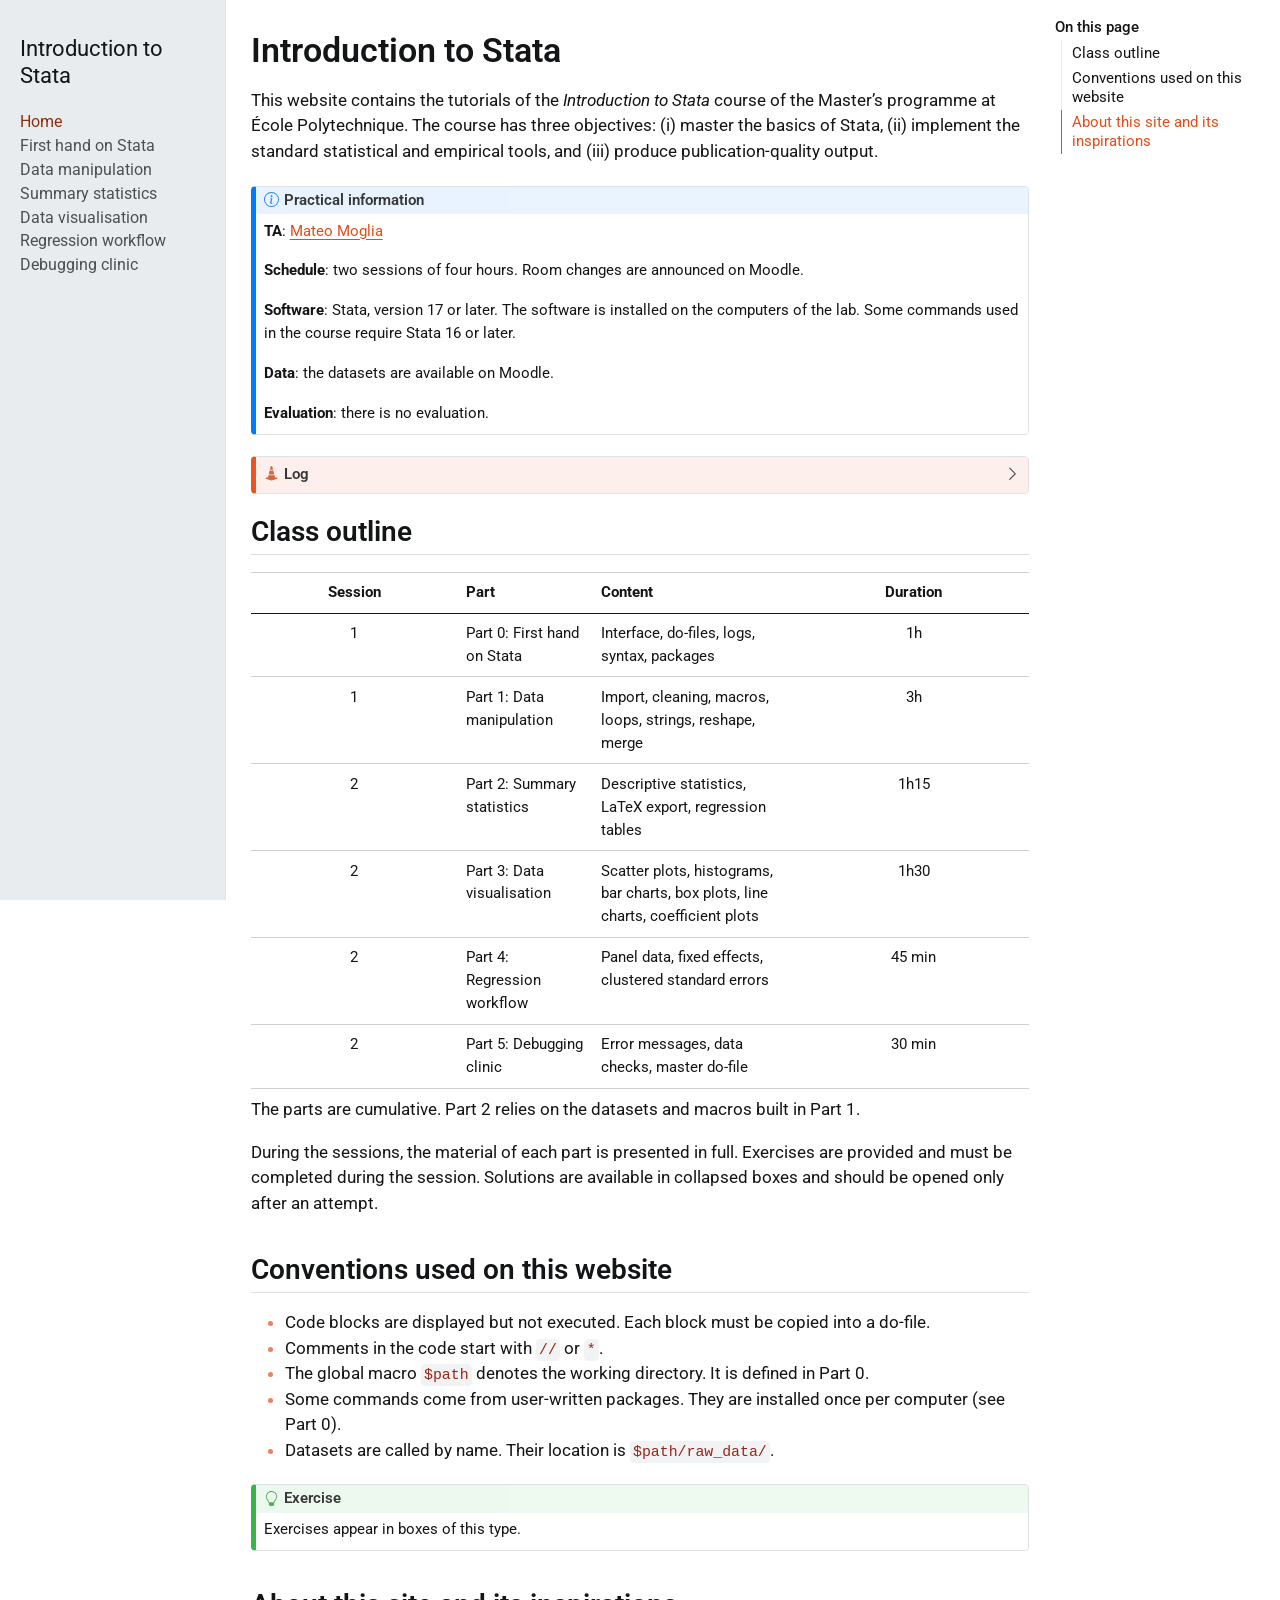
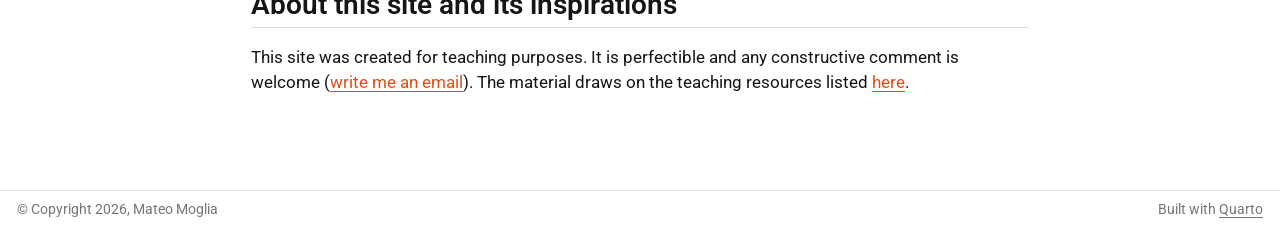
<file: index.html>
<!DOCTYPE html>
<html xmlns="http://www.w3.org/1999/xhtml" lang="en-GB" xml:lang="en-GB"><head>

<meta charset="utf-8">
<meta name="generator" content="quarto-1.10.18">

<meta name="viewport" content="width=device-width, initial-scale=1.0, user-scalable=yes">


<title>Introduction to Stata</title>
<style>
/* Default styles provided by pandoc.
** See https://pandoc.org/MANUAL.html#variables-for-html for config info.
*/
span.smallcaps{font-variant: small-caps;}
div.columns{display: flex; gap: 1.5em;}
div.column{flex: auto;}
@media screen {
div.columns{gap: min(4vw, 1.5em);}
div.column{overflow-x: auto;}
}
div.hanging-indent{margin-left: 1.5em; text-indent: -1.5em;}
ul.task-list{list-style: none;}
ul.task-list li input[type="checkbox"] {
  width: 0.8em;
  margin: 0 0.8em 0.2em -1em; /* quarto-specific, see https://github.com/quarto-dev/quarto-cli/issues/4556 */ 
  vertical-align: middle;
}
</style>


<script src="site_libs/quarto-nav/quarto-nav.js"></script>
<script src="site_libs/quarto-nav/headroom.min.js"></script>
<script src="site_libs/clipboard/clipboard.min.js"></script>
<script src="site_libs/quarto-search/autocomplete.umd.js"></script>
<script src="site_libs/quarto-search/fuse.min.js"></script>
<script src="site_libs/quarto-search/quarto-search.js"></script>
<meta name="quarto:offset" content="./">
<script src="site_libs/quarto-html/quarto.js" type="module"></script>
<script src="site_libs/quarto-html/tabsets/tabsets.js" type="module"></script>
<script src="site_libs/quarto-html/popper.min.js"></script>
<script src="site_libs/quarto-html/tippy.umd.min.js"></script>
<script src="site_libs/quarto-html/anchor.min.js"></script>
<link href="site_libs/quarto-html/tippy.css" rel="stylesheet">
<link href="site_libs/quarto-html/quarto-syntax-highlighting-bb62276ab45c84d9efd712f51ff97b5a.css" rel="stylesheet" id="quarto-text-highlighting-styles">
<script src="site_libs/bootstrap/bootstrap.min.js"></script>
<link href="site_libs/bootstrap/bootstrap-icons.css" rel="stylesheet">
<link href="site_libs/bootstrap/bootstrap-9728d07308c2717fc68eb5d97ec30608.min.css" rel="stylesheet" append-hash="true" id="quarto-bootstrap" data-mode="light">
<script id="quarto-search-options" type="application/json">{
  "location": "sidebar",
  "copy-button": false,
  "collapse-after": 3,
  "panel-placement": "start",
  "type": "textbox",
  "limit": 50,
  "keyboard-shortcut": [
    "f",
    "/",
    "s"
  ],
  "show-item-context": false,
  "language": {
    "search-no-results-text": "No results",
    "search-matching-documents-text": "matching documents",
    "search-copy-link-title": "Copy link to search",
    "search-hide-matches-text": "Hide additional matches",
    "search-more-match-text": "more match in this document",
    "search-more-matches-text": "more matches in this document",
    "search-clear-button-title": "Clear",
    "search-text-placeholder": "",
    "search-detached-cancel-button-title": "Cancel",
    "search-submit-button-title": "Submit",
    "search-label": "Search"
  }
}</script>
<style>html{ scroll-behavior: smooth; }</style>


</head>

<body class="nav-sidebar docked quarto-light">

<div id="quarto-search-results"></div>
  <header id="quarto-header" class="headroom fixed-top">
  <nav class="quarto-secondary-nav">
    <div class="container-fluid d-flex">
      <button type="button" class="quarto-btn-toggle btn" data-bs-toggle="collapse" role="button" data-bs-target=".quarto-sidebar-collapse-item" aria-controls="quarto-sidebar" aria-expanded="false" aria-label="Toggle sidebar navigation" onclick="if (window.quartoToggleHeadroom) { window.quartoToggleHeadroom(); }">
        <i class="bi bi-layout-text-sidebar-reverse"></i>
      </button>
        <nav class="quarto-page-breadcrumbs" aria-label="breadcrumb"><ol class="breadcrumb"><li class="breadcrumb-item"><a href="./index.html">Home</a></li></ol></nav>
        <a class="flex-grow-1" role="navigation" data-bs-toggle="collapse" data-bs-target=".quarto-sidebar-collapse-item" aria-controls="quarto-sidebar" aria-expanded="false" aria-label="Toggle sidebar navigation" onclick="if (window.quartoToggleHeadroom) { window.quartoToggleHeadroom(); }">      
        </a>
    </div>
  </nav>
</header>
<!-- content -->
<div id="quarto-content" class="quarto-container page-columns page-rows-contents page-layout-article">
<!-- sidebar -->
  <nav id="quarto-sidebar" class="sidebar collapse collapse-horizontal quarto-sidebar-collapse-item sidebar-navigation docked overflow-auto">
    <div class="pt-lg-2 mt-2 text-left sidebar-header">
    <div class="sidebar-title mb-0 py-0">
      <a href="./">Introduction to Stata</a> 
    </div>
      </div>
    <div class="sidebar-menu-container"> 
    <ul class="list-unstyled mt-1">
        <li class="sidebar-item">
  <div class="sidebar-item-container"> 
  <a href="./index.html" class="sidebar-item-text sidebar-link active">
 <span class="menu-text">Home</span></a>
  </div>
</li>
        <li class="sidebar-item">
  <div class="sidebar-item-container"> 
  <a href="./part0_stata.html" class="sidebar-item-text sidebar-link">
 <span class="menu-text">First hand on Stata</span></a>
  </div>
</li>
        <li class="sidebar-item">
  <div class="sidebar-item-container"> 
  <a href="./part1_data.html" class="sidebar-item-text sidebar-link">
 <span class="menu-text">Data manipulation</span></a>
  </div>
</li>
        <li class="sidebar-item">
  <div class="sidebar-item-container"> 
  <a href="./part2_desc.html" class="sidebar-item-text sidebar-link">
 <span class="menu-text">Summary statistics</span></a>
  </div>
</li>
        <li class="sidebar-item">
  <div class="sidebar-item-container"> 
  <a href="./part3_viz.html" class="sidebar-item-text sidebar-link">
 <span class="menu-text">Data visualisation</span></a>
  </div>
</li>
        <li class="sidebar-item">
  <div class="sidebar-item-container"> 
  <a href="./part4_reg.html" class="sidebar-item-text sidebar-link">
 <span class="menu-text">Regression workflow</span></a>
  </div>
</li>
        <li class="sidebar-item">
  <div class="sidebar-item-container"> 
  <a href="./part5_debug.html" class="sidebar-item-text sidebar-link">
 <span class="menu-text">Debugging clinic</span></a>
  </div>
</li>
    </ul>
    </div>
</nav>
<div id="quarto-sidebar-glass" class="quarto-sidebar-collapse-item" data-bs-toggle="collapse" data-bs-target=".quarto-sidebar-collapse-item"></div>
<!-- margin-sidebar -->
    <div id="quarto-margin-sidebar" class="sidebar margin-sidebar">
        <nav id="TOC" role="doc-toc" class="toc-active">
    <h2 id="toc-title">On this page</h2>
   
  <ul>
  <li><a href="#class-outline" id="toc-class-outline" class="nav-link active" data-scroll-target="#class-outline">Class outline</a></li>
  <li><a href="#conventions-used-on-this-website" id="toc-conventions-used-on-this-website" class="nav-link" data-scroll-target="#conventions-used-on-this-website">Conventions used on this website</a></li>
  <li><a href="#about-this-site-and-its-inspirations" id="toc-about-this-site-and-its-inspirations" class="nav-link" data-scroll-target="#about-this-site-and-its-inspirations">About this site and its inspirations</a></li>
  </ul>
</nav>
    </div>
<!-- main -->
<main class="content" id="quarto-document-content">

<header id="title-block-header" class="quarto-title-block default">
<div class="quarto-title">
<h1 class="title">Introduction to Stata</h1>
</div>



<div class="quarto-title-meta">

    
  
    
  </div>
  


</header>


<p>This website contains the tutorials of the <em>Introduction to Stata</em> course of the Master’s programme at École Polytechnique. The course has three objectives: (i) master the basics of Stata, (ii) implement the standard statistical and empirical tools, and (iii) produce publication-quality output.</p>
<div class="callout callout-style-default callout-note callout-titled">
<div class="callout-header d-flex align-content-center">
<div class="callout-icon-container">
<i class="callout-icon"></i>
</div>
<div class="callout-title-container flex-fill">
<span class="screen-reader-only">Note</span>Practical information
</div>
</div>
<div class="callout-body-container callout-body">
<p><strong>TA</strong>: <a href="https://mateomoglia.github.io">Mateo Moglia</a></p>
<p><strong>Schedule</strong>: two sessions of four hours. Room changes are announced on Moodle.</p>
<p><strong>Software</strong>: Stata, version 17 or later. The software is installed on the computers of the lab. Some commands used in the course require Stata 16 or later.</p>
<p><strong>Data</strong>: the datasets are available on Moodle.</p>
<p><strong>Evaluation</strong>: there is no evaluation.</p>
</div>
</div>
<div class="callout callout-style-default callout-caution callout-titled">
<div class="callout-header d-flex align-content-center collapsed" data-bs-toggle="collapse" data-bs-target=".callout-2-contents" aria-controls="callout-2" aria-expanded="false" aria-label="Toggle callout">
<div class="callout-icon-container">
<i class="callout-icon"></i>
</div>
<div class="callout-title-container flex-fill">
<span class="screen-reader-only">Caution</span>Log
</div>
<div class="callout-btn-toggle d-inline-block border-0 py-1 ps-1 pe-0 float-end"><i class="callout-toggle"></i></div>
</div>
<div id="callout-2" class="callout-2-contents callout-collapse collapse">
<div class="callout-body-container callout-body">
<ul>
<li>v0.0 - 15/09/25 - Creation</li>
<li>v1.0 - 28/09/26 - Update of Parts 0 to 3, addition of Parts 4 and 5, code blocks displayed only</li>
</ul>
</div>
</div>
</div>
<section id="class-outline" class="level2">
<h2 class="anchored" data-anchor-id="class-outline">Class outline</h2>
<table class="caption-top table">
<colgroup>
<col style="width: 26%">
<col style="width: 17%">
<col style="width: 26%">
<col style="width: 29%">
</colgroup>
<thead>
<tr class="header">
<th style="text-align: center;">Session</th>
<th style="text-align: left;">Part</th>
<th style="text-align: left;">Content</th>
<th style="text-align: center;">Duration</th>
</tr>
</thead>
<tbody>
<tr class="odd">
<td style="text-align: center;">1</td>
<td style="text-align: left;">Part 0: First hand on Stata</td>
<td style="text-align: left;">Interface, do-files, logs, syntax, packages</td>
<td style="text-align: center;">1h</td>
</tr>
<tr class="even">
<td style="text-align: center;">1</td>
<td style="text-align: left;">Part 1: Data manipulation</td>
<td style="text-align: left;">Import, cleaning, macros, loops, strings, reshape, merge</td>
<td style="text-align: center;">3h</td>
</tr>
<tr class="odd">
<td style="text-align: center;">2</td>
<td style="text-align: left;">Part 2: Summary statistics</td>
<td style="text-align: left;">Descriptive statistics, LaTeX export, regression tables</td>
<td style="text-align: center;">1h15</td>
</tr>
<tr class="even">
<td style="text-align: center;">2</td>
<td style="text-align: left;">Part 3: Data visualisation</td>
<td style="text-align: left;">Scatter plots, histograms, bar charts, box plots, line charts, coefficient plots</td>
<td style="text-align: center;">1h30</td>
</tr>
<tr class="odd">
<td style="text-align: center;">2</td>
<td style="text-align: left;">Part 4: Regression workflow</td>
<td style="text-align: left;">Panel data, fixed effects, clustered standard errors</td>
<td style="text-align: center;">45 min</td>
</tr>
<tr class="even">
<td style="text-align: center;">2</td>
<td style="text-align: left;">Part 5: Debugging clinic</td>
<td style="text-align: left;">Error messages, data checks, master do-file</td>
<td style="text-align: center;">30 min</td>
</tr>
</tbody>
</table>
<p>The parts are cumulative. Part 2 relies on the datasets and macros built in Part 1.</p>
<p>During the sessions, the material of each part is presented in full. Exercises are provided and must be completed during the session. Solutions are available in collapsed boxes and should be opened only after an attempt.</p>
</section>
<section id="conventions-used-on-this-website" class="level2">
<h2 class="anchored" data-anchor-id="conventions-used-on-this-website">Conventions used on this website</h2>
<ul>
<li>Code blocks are displayed but not executed. Each block must be copied into a do-file.</li>
<li>Comments in the code start with <code>//</code> or <code>*</code>.</li>
<li>The global macro <code>$path</code> denotes the working directory. It is defined in Part 0.</li>
<li>Some commands come from user-written packages. They are installed once per computer (see Part 0).</li>
<li>Datasets are called by name. Their location is <code>$path/raw_data/</code>.</li>
</ul>
<div class="callout callout-style-default callout-tip callout-titled">
<div class="callout-header d-flex align-content-center">
<div class="callout-icon-container">
<i class="callout-icon"></i>
</div>
<div class="callout-title-container flex-fill">
<span class="screen-reader-only">Tip</span>Exercise
</div>
</div>
<div class="callout-body-container callout-body">
<p>Exercises appear in boxes of this type.</p>
</div>
</div>
</section>
<section id="about-this-site-and-its-inspirations" class="level2">
<h2 class="anchored" data-anchor-id="about-this-site-and-its-inspirations">About this site and its inspirations</h2>
<p>This site was created for teaching purposes. It is perfectible and any constructive comment is welcome (<a href="mailto:mateo.moglia@gmail.com">write me an email</a>). The material draws on the teaching resources listed <a href="https://www.stata.com/links/resources-for-learning-stata">here</a>.</p>


</section>

</main> <!-- /main -->
<script id="quarto-html-after-body" type="application/javascript">
  window.document.addEventListener("DOMContentLoaded", function (event) {
    const icon = "";
    const anchorJS = new window.AnchorJS();
    anchorJS.options = {
      placement: 'right',
      icon: icon
    };
    anchorJS.add('.anchored');
    const isCodeAnnotation = (el) => {
      for (const clz of el.classList) {
        if (clz.startsWith('code-annotation-')) {                     
          return true;
        }
      }
      return false;
    }
    const onCopySuccess = function(e) {
      // button target
      const button = e.trigger;
      // don't keep focus
      button.blur();
      // flash "checked"
      button.classList.add('code-copy-button-checked');
      var currentTitle = button.getAttribute("title");
      button.setAttribute("title", "Copied!");
      let tooltip;
      if (window.bootstrap) {
        button.setAttribute("data-bs-toggle", "tooltip");
        button.setAttribute("data-bs-placement", "left");
        button.setAttribute("data-bs-title", "Copied!");
        tooltip = new bootstrap.Tooltip(button, 
          { trigger: "manual", 
            customClass: "code-copy-button-tooltip",
            offset: [0, -8]});
        tooltip.show();    
      }
      setTimeout(function() {
        if (tooltip) {
          tooltip.hide();
          button.removeAttribute("data-bs-title");
          button.removeAttribute("data-bs-toggle");
          button.removeAttribute("data-bs-placement");
        }
        button.setAttribute("title", currentTitle);
        button.classList.remove('code-copy-button-checked');
      }, 1000);
      // clear code selection
      e.clearSelection();
    }
    const getTextToCopy = function(trigger) {
      const outerScaffold = trigger.parentElement.cloneNode(true);
      const codeEl = outerScaffold.querySelector('code');
      for (const childEl of codeEl.children) {
        if (isCodeAnnotation(childEl)) {
          childEl.remove();
        }
      }
      return codeEl.innerText;
    }
    const clipboard = new window.ClipboardJS('.code-copy-button:not([data-in-quarto-modal])', {
      text: getTextToCopy
    });
    clipboard.on('success', onCopySuccess);
    if (window.document.getElementById('quarto-embedded-source-code-modal')) {
      const clipboardModal = new window.ClipboardJS('.code-copy-button[data-in-quarto-modal]', {
        text: getTextToCopy,
        container: window.document.getElementById('quarto-embedded-source-code-modal')
      });
      clipboardModal.on('success', onCopySuccess);
    }
      var localhostRegex = new RegExp(/^(?:http|https):\/\/localhost\:?[0-9]*\//);
      var mailtoRegex = new RegExp(/^mailto:/);
        var filterRegex = new RegExp('/' + window.location.host + '/');
      var isInternal = (href) => {
          return filterRegex.test(href) || localhostRegex.test(href) || mailtoRegex.test(href);
      }
      // Inspect non-navigation links and adorn them if external
     var links = window.document.querySelectorAll('a[href]:not(.nav-link):not(.navbar-brand):not(.toc-action):not(.sidebar-link):not(.sidebar-item-toggle):not(.pagination-link):not(.no-external):not([aria-hidden]):not(.dropdown-item):not(.quarto-navigation-tool):not(.about-link)');
      for (var i=0; i<links.length; i++) {
        const link = links[i];
        if (!isInternal(link.href)) {
          // undo the damage that might have been done by quarto-nav.js in the case of
          // links that we want to consider external
          if (link.dataset.originalHref !== undefined) {
            link.href = link.dataset.originalHref;
          }
        }
      }
    function tippyHover(el, contentFn, onTriggerFn, onUntriggerFn) {
      const config = {
        allowHTML: true,
        maxWidth: 500,
        delay: 100,
        arrow: false,
        appendTo: function(el) {
            return el.parentElement;
        },
        interactive: true,
        interactiveBorder: 10,
        theme: 'quarto',
        placement: 'bottom-start',
      };
      if (contentFn) {
        config.content = contentFn;
      }
      if (onTriggerFn) {
        config.onTrigger = onTriggerFn;
      }
      if (onUntriggerFn) {
        config.onUntrigger = onUntriggerFn;
      }
      window.tippy(el, config); 
    }
    const noterefs = window.document.querySelectorAll('a[role="doc-noteref"]');
    for (var i=0; i<noterefs.length; i++) {
      const ref = noterefs[i];
      tippyHover(ref, function() {
        // use id or data attribute instead here
        let href = ref.getAttribute('data-footnote-href') || ref.getAttribute('href');
        try { href = new URL(href).hash; } catch {}
        const id = href.replace(/^#\/?/, "");
        const note = window.document.getElementById(id);
        if (note) {
          return note.innerHTML;
        } else {
          return "";
        }
      });
    }
    const xrefs = window.document.querySelectorAll('a.quarto-xref');
    const processXRef = (id, note) => {
      // Strip column container classes
      const stripColumnClz = (el) => {
        el.classList.remove("page-full", "page-columns");
        if (el.children) {
          for (const child of el.children) {
            stripColumnClz(child);
          }
        }
      }
      stripColumnClz(note)
      if (id === null || id.startsWith('sec-')) {
        // Special case sections, only their first couple elements
        const container = document.createElement("div");
        if (note.children && note.children.length > 2) {
          container.appendChild(note.children[0].cloneNode(true));
          for (let i = 1; i < note.children.length; i++) {
            const child = note.children[i];
            if (child.tagName === "P" && child.innerText === "") {
              continue;
            } else {
              container.appendChild(child.cloneNode(true));
              break;
            }
          }
          if (window.Quarto?.typesetMath) {
            window.Quarto.typesetMath(container);
          }
          return container.innerHTML
        } else {
          if (window.Quarto?.typesetMath) {
            window.Quarto.typesetMath(note);
          }
          return note.innerHTML;
        }
      } else {
        // Remove any anchor links if they are present
        const anchorLink = note.querySelector('a.anchorjs-link');
        if (anchorLink) {
          anchorLink.remove();
        }
        if (window.Quarto?.typesetMath) {
          window.Quarto.typesetMath(note);
        }
        if (note.classList.contains("callout")) {
          return note.outerHTML;
        } else {
          return note.innerHTML;
        }
      }
    }
    for (var i=0; i<xrefs.length; i++) {
      const xref = xrefs[i];
      tippyHover(xref, undefined, function(instance) {
        instance.disable();
        let url = xref.getAttribute('href');
        let hash = undefined; 
        if (url.startsWith('#')) {
          hash = url;
        } else {
          try { hash = new URL(url).hash; } catch {}
        }
        if (hash) {
          const id = hash.replace(/^#\/?/, "");
          const note = window.document.getElementById(id);
          if (note !== null) {
            try {
              const html = processXRef(id, note.cloneNode(true));
              instance.setContent(html);
            } finally {
              instance.enable();
              instance.show();
            }
          } else {
            // See if we can fetch this
            fetch(url.split('#')[0])
            .then(res => res.text())
            .then(html => {
              const parser = new DOMParser();
              const htmlDoc = parser.parseFromString(html, "text/html");
              const note = htmlDoc.getElementById(id);
              if (note !== null) {
                const html = processXRef(id, note);
                instance.setContent(html);
              } 
            }).finally(() => {
              instance.enable();
              instance.show();
            });
          }
        } else {
          // See if we can fetch a full url (with no hash to target)
          // This is a special case and we should probably do some content thinning / targeting
          fetch(url)
          .then(res => res.text())
          .then(html => {
            const parser = new DOMParser();
            const htmlDoc = parser.parseFromString(html, "text/html");
            const note = htmlDoc.querySelector('main.content');
            if (note !== null) {
              // This should only happen for chapter cross references
              // (since there is no id in the URL)
              // remove the first header
              if (note.children.length > 0 && note.children[0].tagName === "HEADER") {
                note.children[0].remove();
              }
              const html = processXRef(null, note);
              instance.setContent(html);
            } 
          }).finally(() => {
            instance.enable();
            instance.show();
          });
        }
      }, function(instance) {
      });
    }
        let selectedAnnoteEl;
        const selectorForAnnotation = ( cell, annotation) => {
          let cellAttr = 'data-code-cell="' + cell + '"';
          let lineAttr = 'data-code-annotation="' +  annotation + '"';
          const selector = 'span[' + cellAttr + '][' + lineAttr + ']';
          return selector;
        }
        const selectCodeLines = (annoteEl) => {
          const doc = window.document;
          const targetCell = annoteEl.getAttribute("data-target-cell");
          const targetAnnotation = annoteEl.getAttribute("data-target-annotation");
          const annoteSpan = window.document.querySelector(selectorForAnnotation(targetCell, targetAnnotation));
          const lines = annoteSpan.getAttribute("data-code-lines").split(",");
          const lineIds = lines.map((line) => {
            return targetCell + "-" + line;
          })
          let top = null;
          let height = null;
          let parent = null;
          if (lineIds.length > 0) {
              //compute the position of the single el (top and bottom and make a div)
              const el = window.document.getElementById(lineIds[0]);
              top = el.offsetTop;
              height = el.offsetHeight;
              parent = el.parentElement.parentElement;
            if (lineIds.length > 1) {
              const lastEl = window.document.getElementById(lineIds[lineIds.length - 1]);
              const bottom = lastEl.offsetTop + lastEl.offsetHeight;
              height = bottom - top;
            }
            if (top !== null && height !== null && parent !== null) {
              // cook up a div (if necessary) and position it 
              let div = window.document.getElementById("code-annotation-line-highlight");
              if (div === null) {
                div = window.document.createElement("div");
                div.setAttribute("id", "code-annotation-line-highlight");
                div.style.position = 'absolute';
                parent.appendChild(div);
              }
              div.style.top = top - 2 + "px";
              div.style.height = height + 4 + "px";
              div.style.left = 0;
              let gutterDiv = window.document.getElementById("code-annotation-line-highlight-gutter");
              if (gutterDiv === null) {
                gutterDiv = window.document.createElement("div");
                gutterDiv.setAttribute("id", "code-annotation-line-highlight-gutter");
                gutterDiv.style.position = 'absolute';
                const codeCell = window.document.getElementById(targetCell);
                const gutter = codeCell.querySelector('.code-annotation-gutter');
                gutter.appendChild(gutterDiv);
              }
              gutterDiv.style.top = top - 2 + "px";
              gutterDiv.style.height = height + 4 + "px";
            }
            selectedAnnoteEl = annoteEl;
          }
        };
        const unselectCodeLines = () => {
          const elementsIds = ["code-annotation-line-highlight", "code-annotation-line-highlight-gutter"];
          elementsIds.forEach((elId) => {
            const div = window.document.getElementById(elId);
            if (div) {
              div.remove();
            }
          });
          selectedAnnoteEl = undefined;
        };
          // Handle positioning of the toggle
      window.addEventListener(
        "resize",
        throttle(() => {
          elRect = undefined;
          if (selectedAnnoteEl) {
            selectCodeLines(selectedAnnoteEl);
          }
        }, 10)
      );
      function throttle(fn, ms) {
      let throttle = false;
      let timer;
        return (...args) => {
          if(!throttle) { // first call gets through
              fn.apply(this, args);
              throttle = true;
          } else { // all the others get throttled
              if(timer) clearTimeout(timer); // cancel #2
              timer = setTimeout(() => {
                fn.apply(this, args);
                timer = throttle = false;
              }, ms);
          }
        };
      }
        // Attach click handler to the DT
        const annoteDls = window.document.querySelectorAll('dt[data-target-cell]');
        for (const annoteDlNode of annoteDls) {
          annoteDlNode.addEventListener('click', (event) => {
            const clickedEl = event.target;
            if (clickedEl !== selectedAnnoteEl) {
              unselectCodeLines();
              const activeEl = window.document.querySelector('dt[data-target-cell].code-annotation-active');
              if (activeEl) {
                activeEl.classList.remove('code-annotation-active');
              }
              selectCodeLines(clickedEl);
              clickedEl.classList.add('code-annotation-active');
            } else {
              // Unselect the line
              unselectCodeLines();
              clickedEl.classList.remove('code-annotation-active');
            }
          });
        }
    const findCites = (el) => {
      const parentEl = el.parentElement;
      if (parentEl) {
        const cites = parentEl.dataset.cites;
        if (cites) {
          return {
            el,
            cites: cites.split(' ')
          };
        } else {
          return findCites(el.parentElement)
        }
      } else {
        return undefined;
      }
    };
    var bibliorefs = window.document.querySelectorAll('a[role="doc-biblioref"]');
    for (var i=0; i<bibliorefs.length; i++) {
      const ref = bibliorefs[i];
      const citeInfo = findCites(ref);
      if (citeInfo) {
        tippyHover(citeInfo.el, function() {
          var popup = window.document.createElement('div');
          citeInfo.cites.forEach(function(cite) {
            var citeDiv = window.document.createElement('div');
            citeDiv.classList.add('hanging-indent');
            citeDiv.classList.add('csl-entry');
            var biblioDiv = window.document.getElementById('ref-' + cite);
            if (biblioDiv) {
              citeDiv.innerHTML = biblioDiv.innerHTML;
            }
            popup.appendChild(citeDiv);
          });
          return popup.innerHTML;
        });
      }
    }
  });
  </script>
</div> <!-- /content -->
<footer class="footer">
  <div class="nav-footer">
    <div class="nav-footer-left">
<p>© Copyright 2026, Mateo Moglia</p>
</div>   
    <div class="nav-footer-center">
      &nbsp;
    </div>
    <div class="nav-footer-right">
<p>Built with <a href="https://quarto.org/">Quarto</a></p>
</div>
  </div>
</footer>




<script src="site_libs/quarto-html/zenscroll-min.js"></script>
</body></html>
</file>
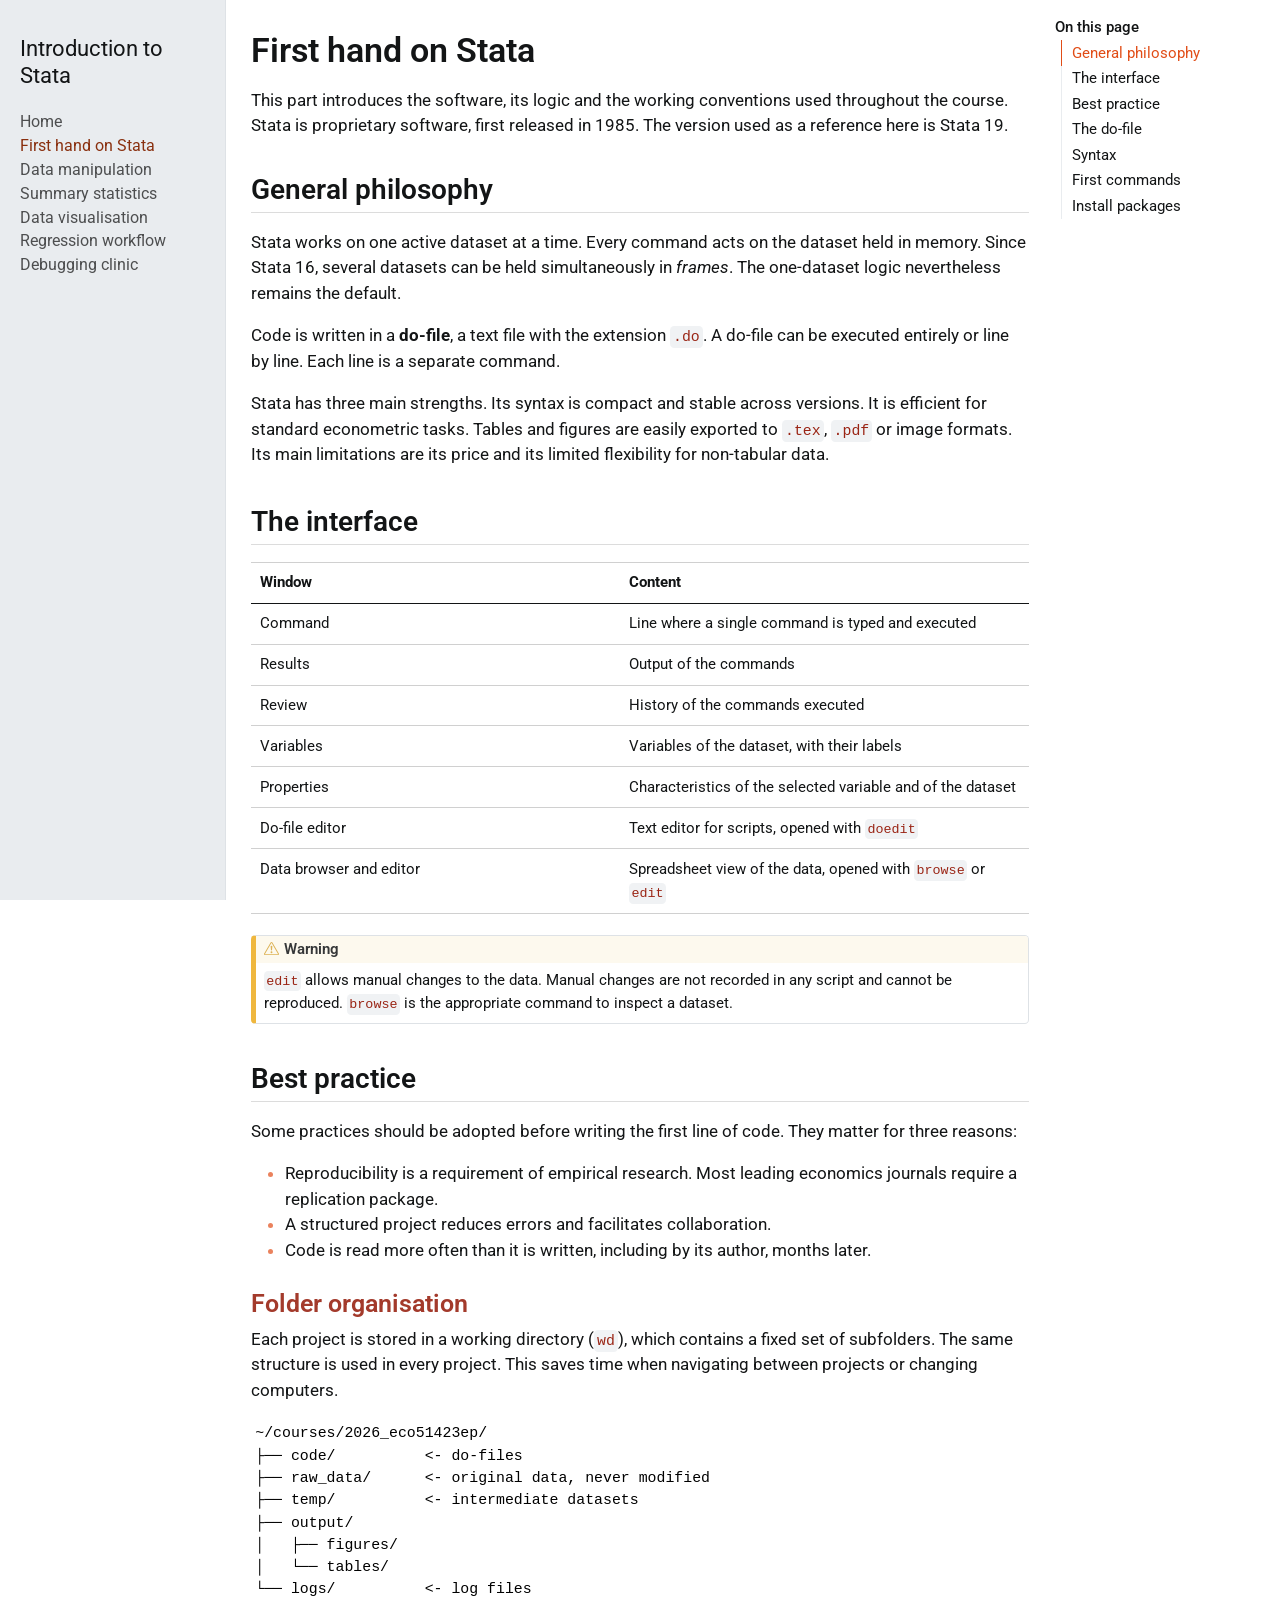
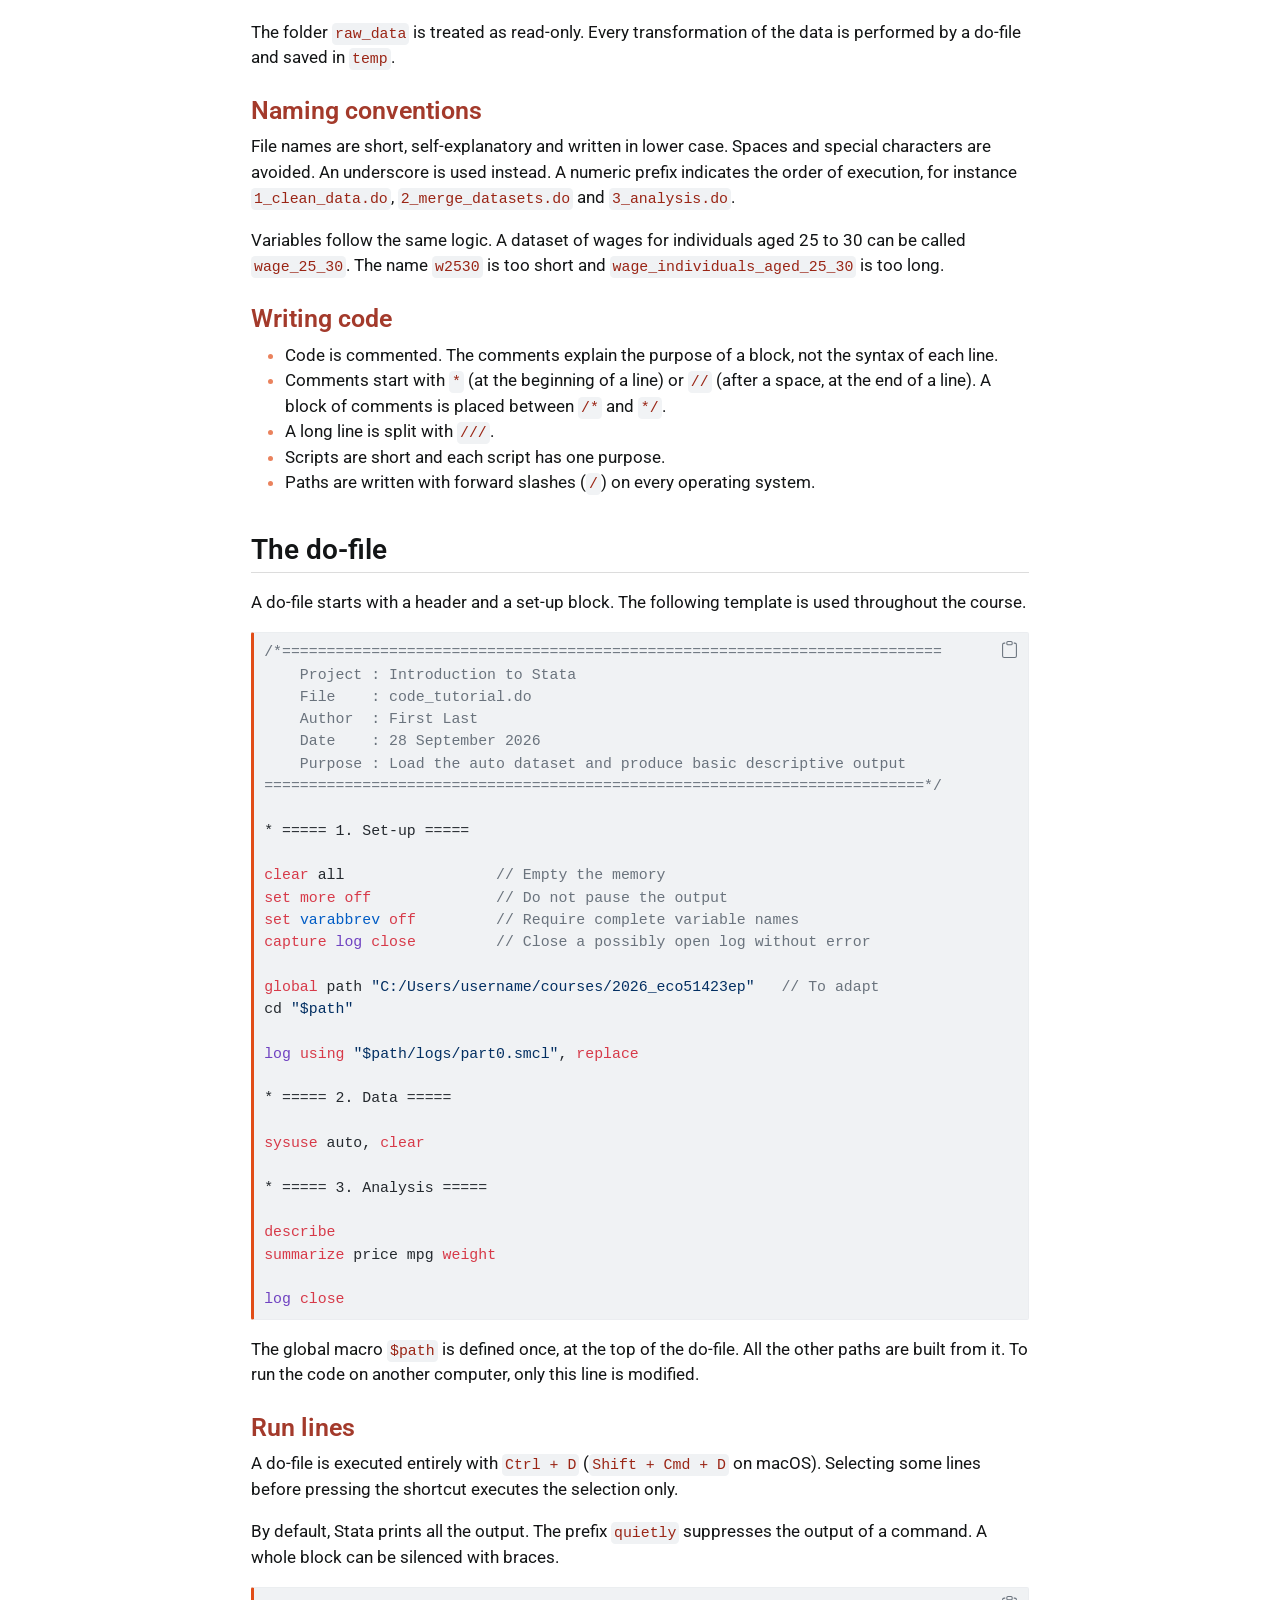
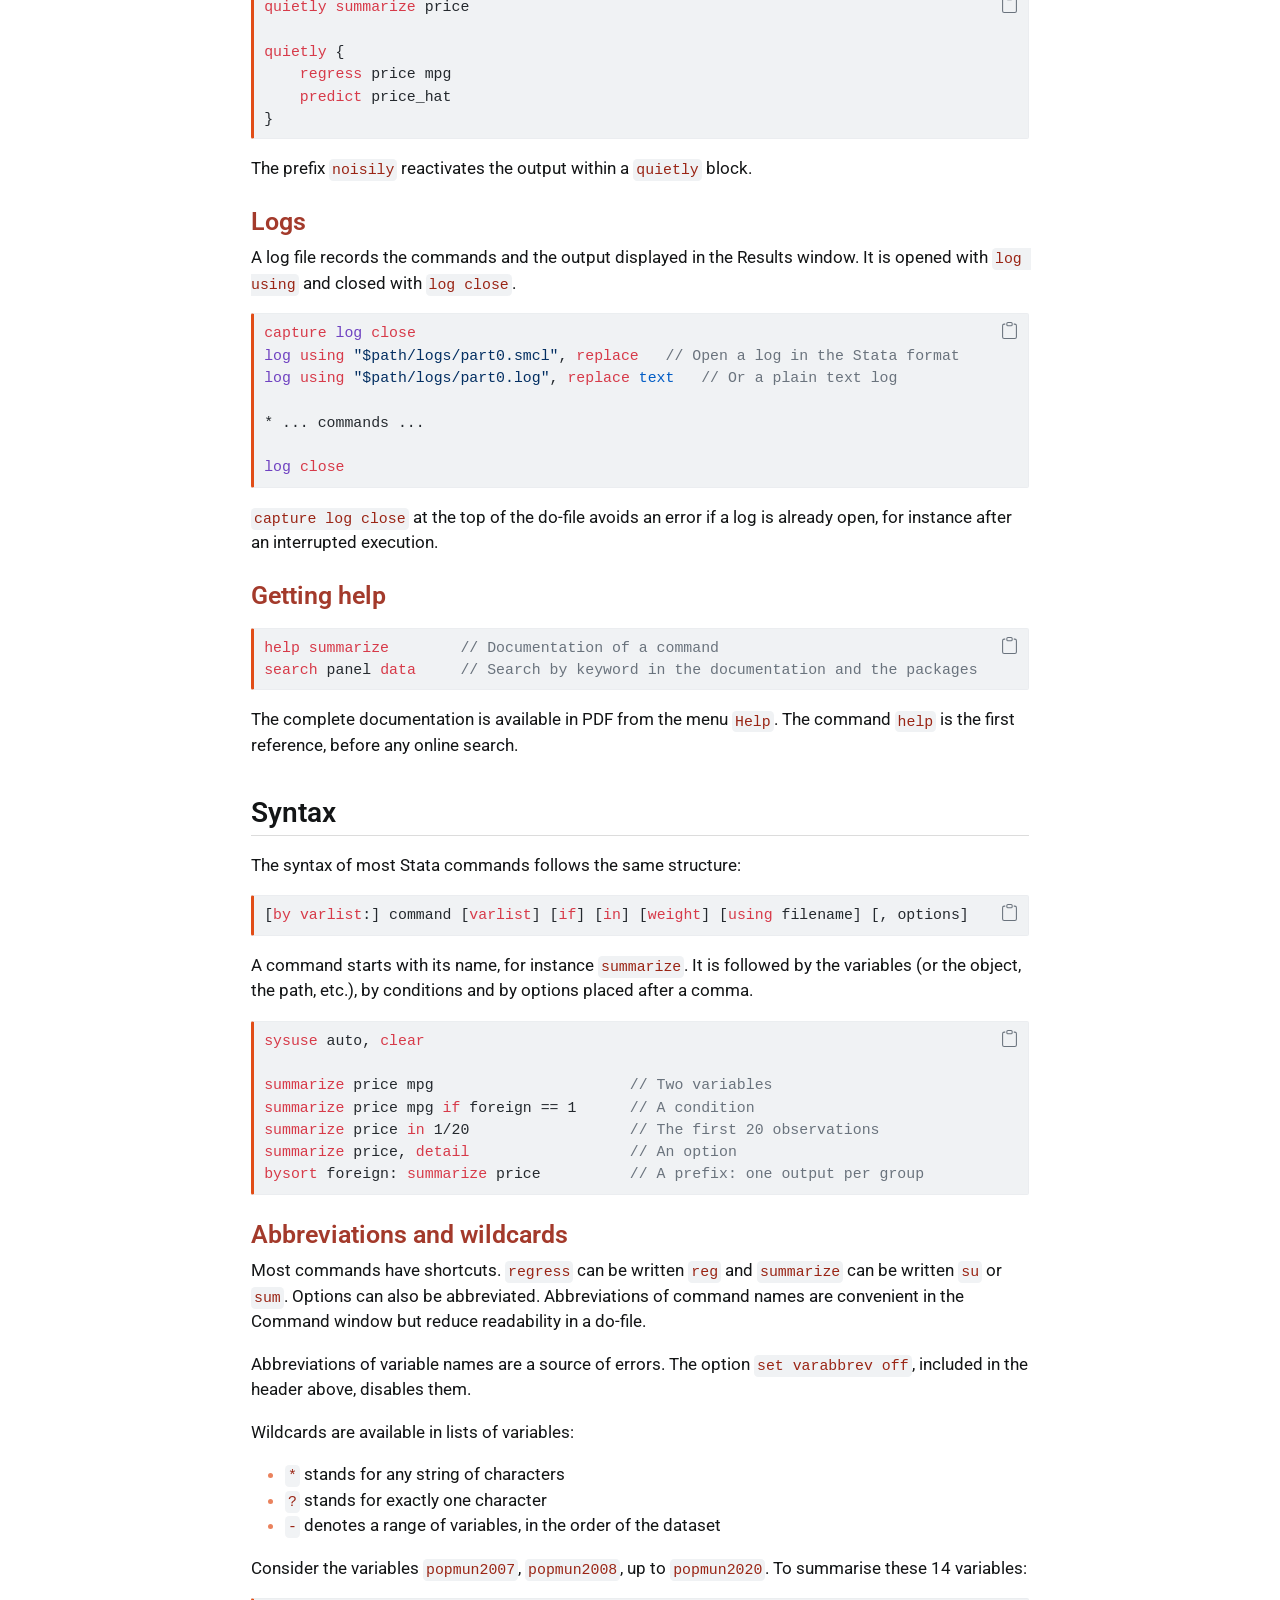
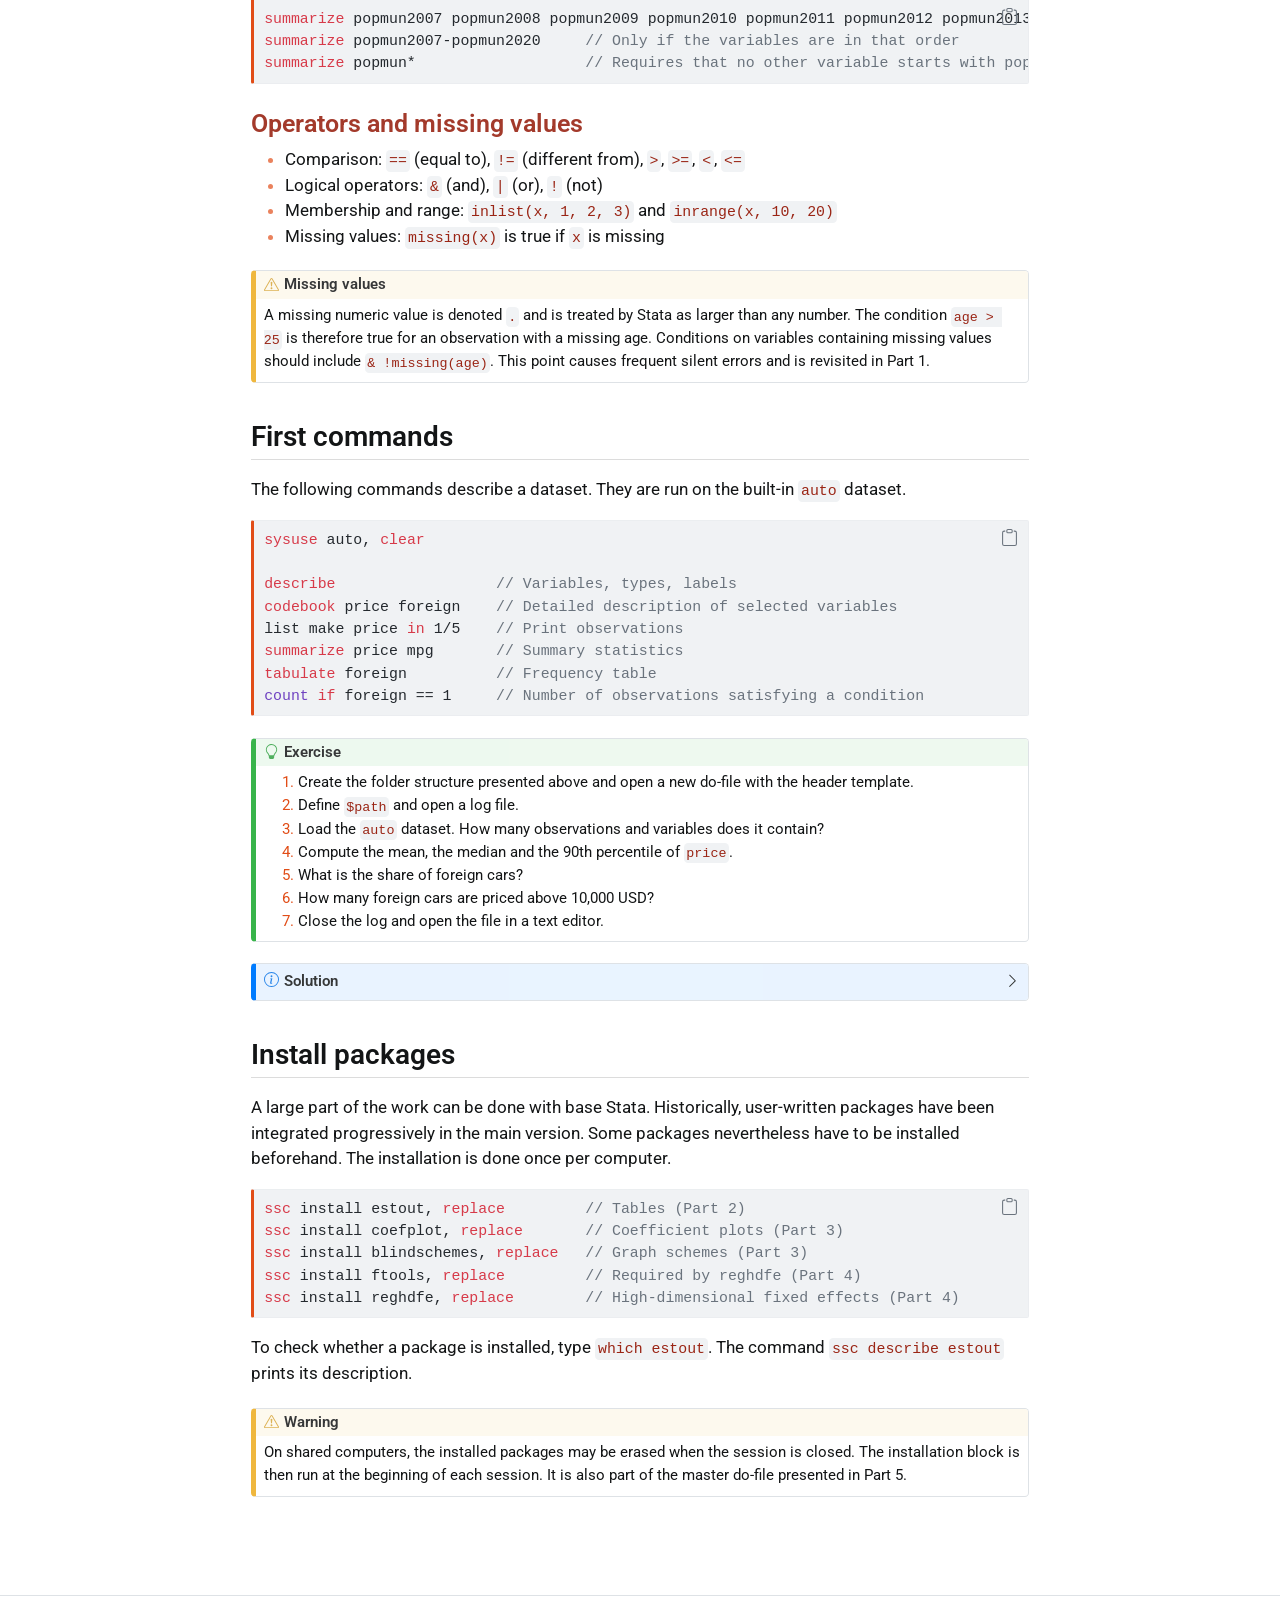
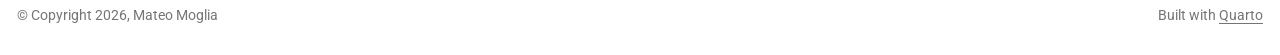
<file: part0_stata.html>
<!DOCTYPE html>
<html xmlns="http://www.w3.org/1999/xhtml" lang="en-GB" xml:lang="en-GB"><head>

<meta charset="utf-8">
<meta name="generator" content="quarto-1.10.18">

<meta name="viewport" content="width=device-width, initial-scale=1.0, user-scalable=yes">


<title>First hand on Stata – Introduction to Stata</title>
<style>
/* Default styles provided by pandoc.
** See https://pandoc.org/MANUAL.html#variables-for-html for config info.
*/
span.smallcaps{font-variant: small-caps;}
div.columns{display: flex; gap: 1.5em;}
div.column{flex: auto;}
@media screen {
div.columns{gap: min(4vw, 1.5em);}
div.column{overflow-x: auto;}
}
div.hanging-indent{margin-left: 1.5em; text-indent: -1.5em;}
ul.task-list{list-style: none;}
ul.task-list li input[type="checkbox"] {
  width: 0.8em;
  margin: 0 0.8em 0.2em -1em; /* quarto-specific, see https://github.com/quarto-dev/quarto-cli/issues/4556 */ 
  vertical-align: middle;
}
/* CSS for syntax highlighting */
html { -webkit-text-size-adjust: 100%; }
pre > code.sourceCode { white-space: pre; position: relative; }
pre > code.sourceCode > span { display: inline-block; line-height: 1.25; }
pre > code.sourceCode > span:empty { height: 1.2em; }
.sourceCode { overflow: visible; }
code.sourceCode > span { color: inherit; text-decoration: inherit; }
div.sourceCode { margin: 1em 0; }
pre.sourceCode { margin: 0; }
@media screen {
div.sourceCode { overflow: auto; }
}
@media print {
pre > code.sourceCode { white-space: pre-wrap; }
pre > code.sourceCode > span { text-indent: -5em; padding-left: 5em; }
}
pre.numberSource code
  { counter-reset: source-line 0; }
pre.numberSource code > span
  { position: relative; left: -4em; counter-increment: source-line; }
pre.numberSource code > span > a:first-child::before
  { content: counter(source-line);
    position: relative; left: -1em; text-align: right; vertical-align: baseline;
    border: none; display: inline-block;
    -webkit-touch-callout: none; -webkit-user-select: none;
    -khtml-user-select: none; -moz-user-select: none;
    -ms-user-select: none; user-select: none;
    padding: 0 4px; width: 4em;
  }
pre.numberSource { margin-left: 3em;  padding-left: 4px; }
div.sourceCode
  {   }
@media screen {
pre > code.sourceCode > span > a:first-child::before { text-decoration: underline; }
}
</style>


<script src="site_libs/quarto-nav/quarto-nav.js"></script>
<script src="site_libs/quarto-nav/headroom.min.js"></script>
<script src="site_libs/clipboard/clipboard.min.js"></script>
<script src="site_libs/quarto-search/autocomplete.umd.js"></script>
<script src="site_libs/quarto-search/fuse.min.js"></script>
<script src="site_libs/quarto-search/quarto-search.js"></script>
<meta name="quarto:offset" content="./">
<script src="site_libs/quarto-html/quarto.js" type="module"></script>
<script src="site_libs/quarto-html/tabsets/tabsets.js" type="module"></script>
<script src="site_libs/quarto-html/popper.min.js"></script>
<script src="site_libs/quarto-html/tippy.umd.min.js"></script>
<script src="site_libs/quarto-html/anchor.min.js"></script>
<link href="site_libs/quarto-html/tippy.css" rel="stylesheet">
<link href="site_libs/quarto-html/quarto-syntax-highlighting-bb62276ab45c84d9efd712f51ff97b5a.css" rel="stylesheet" id="quarto-text-highlighting-styles">
<script src="site_libs/bootstrap/bootstrap.min.js"></script>
<link href="site_libs/bootstrap/bootstrap-icons.css" rel="stylesheet">
<link href="site_libs/bootstrap/bootstrap-9728d07308c2717fc68eb5d97ec30608.min.css" rel="stylesheet" append-hash="true" id="quarto-bootstrap" data-mode="light">
<script id="quarto-search-options" type="application/json">{
  "location": "sidebar",
  "copy-button": false,
  "collapse-after": 3,
  "panel-placement": "start",
  "type": "textbox",
  "limit": 50,
  "keyboard-shortcut": [
    "f",
    "/",
    "s"
  ],
  "show-item-context": false,
  "language": {
    "search-no-results-text": "No results",
    "search-matching-documents-text": "matching documents",
    "search-copy-link-title": "Copy link to search",
    "search-hide-matches-text": "Hide additional matches",
    "search-more-match-text": "more match in this document",
    "search-more-matches-text": "more matches in this document",
    "search-clear-button-title": "Clear",
    "search-text-placeholder": "",
    "search-detached-cancel-button-title": "Cancel",
    "search-submit-button-title": "Submit",
    "search-label": "Search"
  }
}</script>
<style>html{ scroll-behavior: smooth; }</style>


</head>

<body class="nav-sidebar docked quarto-light">

<div id="quarto-search-results"></div>
  <header id="quarto-header" class="headroom fixed-top">
  <nav class="quarto-secondary-nav">
    <div class="container-fluid d-flex">
      <button type="button" class="quarto-btn-toggle btn" data-bs-toggle="collapse" role="button" data-bs-target=".quarto-sidebar-collapse-item" aria-controls="quarto-sidebar" aria-expanded="false" aria-label="Toggle sidebar navigation" onclick="if (window.quartoToggleHeadroom) { window.quartoToggleHeadroom(); }">
        <i class="bi bi-layout-text-sidebar-reverse"></i>
      </button>
        <nav class="quarto-page-breadcrumbs" aria-label="breadcrumb"><ol class="breadcrumb"><li class="breadcrumb-item"><a href="./part0_stata.html">First hand on Stata</a></li></ol></nav>
        <a class="flex-grow-1" role="navigation" data-bs-toggle="collapse" data-bs-target=".quarto-sidebar-collapse-item" aria-controls="quarto-sidebar" aria-expanded="false" aria-label="Toggle sidebar navigation" onclick="if (window.quartoToggleHeadroom) { window.quartoToggleHeadroom(); }">      
        </a>
    </div>
  </nav>
</header>
<!-- content -->
<div id="quarto-content" class="quarto-container page-columns page-rows-contents page-layout-article">
<!-- sidebar -->
  <nav id="quarto-sidebar" class="sidebar collapse collapse-horizontal quarto-sidebar-collapse-item sidebar-navigation docked overflow-auto">
    <div class="pt-lg-2 mt-2 text-left sidebar-header">
    <div class="sidebar-title mb-0 py-0">
      <a href="./">Introduction to Stata</a> 
    </div>
      </div>
    <div class="sidebar-menu-container"> 
    <ul class="list-unstyled mt-1">
        <li class="sidebar-item">
  <div class="sidebar-item-container"> 
  <a href="./index.html" class="sidebar-item-text sidebar-link">
 <span class="menu-text">Home</span></a>
  </div>
</li>
        <li class="sidebar-item">
  <div class="sidebar-item-container"> 
  <a href="./part0_stata.html" class="sidebar-item-text sidebar-link active">
 <span class="menu-text">First hand on Stata</span></a>
  </div>
</li>
        <li class="sidebar-item">
  <div class="sidebar-item-container"> 
  <a href="./part1_data.html" class="sidebar-item-text sidebar-link">
 <span class="menu-text">Data manipulation</span></a>
  </div>
</li>
        <li class="sidebar-item">
  <div class="sidebar-item-container"> 
  <a href="./part2_desc.html" class="sidebar-item-text sidebar-link">
 <span class="menu-text">Summary statistics</span></a>
  </div>
</li>
        <li class="sidebar-item">
  <div class="sidebar-item-container"> 
  <a href="./part3_viz.html" class="sidebar-item-text sidebar-link">
 <span class="menu-text">Data visualisation</span></a>
  </div>
</li>
        <li class="sidebar-item">
  <div class="sidebar-item-container"> 
  <a href="./part4_reg.html" class="sidebar-item-text sidebar-link">
 <span class="menu-text">Regression workflow</span></a>
  </div>
</li>
        <li class="sidebar-item">
  <div class="sidebar-item-container"> 
  <a href="./part5_debug.html" class="sidebar-item-text sidebar-link">
 <span class="menu-text">Debugging clinic</span></a>
  </div>
</li>
    </ul>
    </div>
</nav>
<div id="quarto-sidebar-glass" class="quarto-sidebar-collapse-item" data-bs-toggle="collapse" data-bs-target=".quarto-sidebar-collapse-item"></div>
<!-- margin-sidebar -->
    <div id="quarto-margin-sidebar" class="sidebar margin-sidebar">
        <nav id="TOC" role="doc-toc" class="toc-active">
    <h2 id="toc-title">On this page</h2>
   
  <ul>
  <li><a href="#general-philosophy" id="toc-general-philosophy" class="nav-link active" data-scroll-target="#general-philosophy">General philosophy</a></li>
  <li><a href="#the-interface" id="toc-the-interface" class="nav-link" data-scroll-target="#the-interface">The interface</a></li>
  <li><a href="#best-practice" id="toc-best-practice" class="nav-link" data-scroll-target="#best-practice">Best practice</a>
  <ul class="collapse">
  <li><a href="#folder-organisation" id="toc-folder-organisation" class="nav-link" data-scroll-target="#folder-organisation">Folder organisation</a></li>
  <li><a href="#naming-conventions" id="toc-naming-conventions" class="nav-link" data-scroll-target="#naming-conventions">Naming conventions</a></li>
  <li><a href="#writing-code" id="toc-writing-code" class="nav-link" data-scroll-target="#writing-code">Writing code</a></li>
  </ul></li>
  <li><a href="#the-do-file" id="toc-the-do-file" class="nav-link" data-scroll-target="#the-do-file">The do-file</a>
  <ul class="collapse">
  <li><a href="#run-lines" id="toc-run-lines" class="nav-link" data-scroll-target="#run-lines">Run lines</a></li>
  <li><a href="#logs" id="toc-logs" class="nav-link" data-scroll-target="#logs">Logs</a></li>
  <li><a href="#getting-help" id="toc-getting-help" class="nav-link" data-scroll-target="#getting-help">Getting help</a></li>
  </ul></li>
  <li><a href="#syntax" id="toc-syntax" class="nav-link" data-scroll-target="#syntax">Syntax</a>
  <ul class="collapse">
  <li><a href="#abbreviations-and-wildcards" id="toc-abbreviations-and-wildcards" class="nav-link" data-scroll-target="#abbreviations-and-wildcards">Abbreviations and wildcards</a></li>
  <li><a href="#operators-and-missing-values" id="toc-operators-and-missing-values" class="nav-link" data-scroll-target="#operators-and-missing-values">Operators and missing values</a></li>
  </ul></li>
  <li><a href="#first-commands" id="toc-first-commands" class="nav-link" data-scroll-target="#first-commands">First commands</a></li>
  <li><a href="#install-packages" id="toc-install-packages" class="nav-link" data-scroll-target="#install-packages">Install packages</a></li>
  </ul>
</nav>
    </div>
<!-- main -->
<main class="content" id="quarto-document-content">

<header id="title-block-header" class="quarto-title-block default">
<div class="quarto-title">
<h1 class="title">First hand on Stata</h1>
</div>



<div class="quarto-title-meta">

    
  
    
  </div>
  


</header>


<p>This part introduces the software, its logic and the working conventions used throughout the course. Stata is proprietary software, first released in 1985. The version used as a reference here is Stata 19.</p>
<section id="general-philosophy" class="level2">
<h2 class="anchored" data-anchor-id="general-philosophy">General philosophy</h2>
<p>Stata works on one active dataset at a time. Every command acts on the dataset held in memory. Since Stata 16, several datasets can be held simultaneously in <em>frames</em>. The one-dataset logic nevertheless remains the default.</p>
<p>Code is written in a <strong>do-file</strong>, a text file with the extension <code>.do</code>. A do-file can be executed entirely or line by line. Each line is a separate command.</p>
<p>Stata has three main strengths. Its syntax is compact and stable across versions. It is efficient for standard econometric tasks. Tables and figures are easily exported to <code>.tex</code>, <code>.pdf</code> or image formats. Its main limitations are its price and its limited flexibility for non-tabular data.</p>
</section>
<section id="the-interface" class="level2">
<h2 class="anchored" data-anchor-id="the-interface">The interface</h2>
<table class="caption-top table">
<colgroup>
<col style="width: 47%">
<col style="width: 52%">
</colgroup>
<thead>
<tr class="header">
<th style="text-align: left;">Window</th>
<th style="text-align: left;">Content</th>
</tr>
</thead>
<tbody>
<tr class="odd">
<td style="text-align: left;">Command</td>
<td style="text-align: left;">Line where a single command is typed and executed</td>
</tr>
<tr class="even">
<td style="text-align: left;">Results</td>
<td style="text-align: left;">Output of the commands</td>
</tr>
<tr class="odd">
<td style="text-align: left;">Review</td>
<td style="text-align: left;">History of the commands executed</td>
</tr>
<tr class="even">
<td style="text-align: left;">Variables</td>
<td style="text-align: left;">Variables of the dataset, with their labels</td>
</tr>
<tr class="odd">
<td style="text-align: left;">Properties</td>
<td style="text-align: left;">Characteristics of the selected variable and of the dataset</td>
</tr>
<tr class="even">
<td style="text-align: left;">Do-file editor</td>
<td style="text-align: left;">Text editor for scripts, opened with <code>doedit</code></td>
</tr>
<tr class="odd">
<td style="text-align: left;">Data browser and editor</td>
<td style="text-align: left;">Spreadsheet view of the data, opened with <code>browse</code> or <code>edit</code></td>
</tr>
</tbody>
</table>
<div class="callout callout-style-default callout-warning callout-titled">
<div class="callout-header d-flex align-content-center">
<div class="callout-icon-container">
<i class="callout-icon"></i>
</div>
<div class="callout-title-container flex-fill">
Warning
</div>
</div>
<div class="callout-body-container callout-body">
<p><code>edit</code> allows manual changes to the data. Manual changes are not recorded in any script and cannot be reproduced. <code>browse</code> is the appropriate command to inspect a dataset.</p>
</div>
</div>
</section>
<section id="best-practice" class="level2">
<h2 class="anchored" data-anchor-id="best-practice">Best practice</h2>
<p>Some practices should be adopted before writing the first line of code. They matter for three reasons:</p>
<ul>
<li>Reproducibility is a requirement of empirical research. Most leading economics journals require a replication package.</li>
<li>A structured project reduces errors and facilitates collaboration.</li>
<li>Code is read more often than it is written, including by its author, months later.</li>
</ul>
<section id="folder-organisation" class="level3">
<h3 class="anchored" data-anchor-id="folder-organisation">Folder organisation</h3>
<p>Each project is stored in a working directory (<code>wd</code>), which contains a fixed set of subfolders. The same structure is used in every project. This saves time when navigating between projects or changing computers.</p>
<pre class="plaintext"><code>~/courses/2026_eco51423ep/
├── code/          &lt;- do-files
├── raw_data/      &lt;- original data, never modified
├── temp/          &lt;- intermediate datasets
├── output/
│   ├── figures/
│   └── tables/
└── logs/          &lt;- log files</code></pre>
<p>The folder <code>raw_data</code> is treated as read-only. Every transformation of the data is performed by a do-file and saved in <code>temp</code>.</p>
</section>
<section id="naming-conventions" class="level3">
<h3 class="anchored" data-anchor-id="naming-conventions">Naming conventions</h3>
<p>File names are short, self-explanatory and written in lower case. Spaces and special characters are avoided. An underscore is used instead. A numeric prefix indicates the order of execution, for instance <code>1_clean_data.do</code>, <code>2_merge_datasets.do</code> and <code>3_analysis.do</code>.</p>
<p>Variables follow the same logic. A dataset of wages for individuals aged 25 to 30 can be called <code>wage_25_30</code>. The name <code>w2530</code> is too short and <code>wage_individuals_aged_25_30</code> is too long.</p>
</section>
<section id="writing-code" class="level3">
<h3 class="anchored" data-anchor-id="writing-code">Writing code</h3>
<ul>
<li>Code is commented. The comments explain the purpose of a block, not the syntax of each line.</li>
<li>Comments start with <code>*</code> (at the beginning of a line) or <code>//</code> (after a space, at the end of a line). A block of comments is placed between <code>/*</code> and <code>*/</code>.</li>
<li>A long line is split with <code>///</code>.</li>
<li>Scripts are short and each script has one purpose.</li>
<li>Paths are written with forward slashes (<code>/</code>) on every operating system.</li>
</ul>
</section>
</section>
<section id="the-do-file" class="level2">
<h2 class="anchored" data-anchor-id="the-do-file">The do-file</h2>
<p>A do-file starts with a header and a set-up block. The following template is used throughout the course.</p>
<div class="code-copy-outer-scaffold"><div class="sourceCode" id="cb2"><pre class="sourceCode stata code-with-copy"><code class="sourceCode stata"><span id="cb2-1"><a href="#cb2-1" aria-hidden="true" tabindex="-1"></a><span class="co">/*==========================================================================</span></span>
<span id="cb2-2"><a href="#cb2-2" aria-hidden="true" tabindex="-1"></a><span class="co">    Project : Introduction to Stata</span></span>
<span id="cb2-3"><a href="#cb2-3" aria-hidden="true" tabindex="-1"></a><span class="co">    File    : code_tutorial.do</span></span>
<span id="cb2-4"><a href="#cb2-4" aria-hidden="true" tabindex="-1"></a><span class="co">    Author  : First Last</span></span>
<span id="cb2-5"><a href="#cb2-5" aria-hidden="true" tabindex="-1"></a><span class="co">    Date    : 28 September 2026</span></span>
<span id="cb2-6"><a href="#cb2-6" aria-hidden="true" tabindex="-1"></a><span class="co">    Purpose : Load the auto dataset and produce basic descriptive output</span></span>
<span id="cb2-7"><a href="#cb2-7" aria-hidden="true" tabindex="-1"></a><span class="co">==========================================================================*/</span></span>
<span id="cb2-8"><a href="#cb2-8" aria-hidden="true" tabindex="-1"></a></span>
<span id="cb2-9"><a href="#cb2-9" aria-hidden="true" tabindex="-1"></a>* ===== 1. Set-up =====</span>
<span id="cb2-10"><a href="#cb2-10" aria-hidden="true" tabindex="-1"></a></span>
<span id="cb2-11"><a href="#cb2-11" aria-hidden="true" tabindex="-1"></a><span class="kw">clear</span> <span class="ot">all</span>                 <span class="co">// Empty the memory</span></span>
<span id="cb2-12"><a href="#cb2-12" aria-hidden="true" tabindex="-1"></a><span class="kw">set</span> <span class="kw">more</span> <span class="kw">off</span>              <span class="co">// Do not pause the output</span></span>
<span id="cb2-13"><a href="#cb2-13" aria-hidden="true" tabindex="-1"></a><span class="kw">set</span> <span class="dv">varabbrev</span> <span class="kw">off</span>         <span class="co">// Require complete variable names</span></span>
<span id="cb2-14"><a href="#cb2-14" aria-hidden="true" tabindex="-1"></a><span class="kw">capture</span> <span class="fu">log</span> <span class="kw">close</span>         <span class="co">// Close a possibly open log without error</span></span>
<span id="cb2-15"><a href="#cb2-15" aria-hidden="true" tabindex="-1"></a></span>
<span id="cb2-16"><a href="#cb2-16" aria-hidden="true" tabindex="-1"></a><span class="kw">global</span> path <span class="st">"C:/Users/username/courses/2026_eco51423ep"</span>   <span class="co">// To adapt</span></span>
<span id="cb2-17"><a href="#cb2-17" aria-hidden="true" tabindex="-1"></a>cd <span class="st">"$path"</span></span>
<span id="cb2-18"><a href="#cb2-18" aria-hidden="true" tabindex="-1"></a></span>
<span id="cb2-19"><a href="#cb2-19" aria-hidden="true" tabindex="-1"></a><span class="fu">log</span> <span class="kw">using</span> <span class="st">"$path/logs/part0.smcl"</span>, <span class="kw">replace</span></span>
<span id="cb2-20"><a href="#cb2-20" aria-hidden="true" tabindex="-1"></a></span>
<span id="cb2-21"><a href="#cb2-21" aria-hidden="true" tabindex="-1"></a>* ===== 2. Data =====</span>
<span id="cb2-22"><a href="#cb2-22" aria-hidden="true" tabindex="-1"></a></span>
<span id="cb2-23"><a href="#cb2-23" aria-hidden="true" tabindex="-1"></a><span class="kw">sysuse</span> auto, <span class="kw">clear</span></span>
<span id="cb2-24"><a href="#cb2-24" aria-hidden="true" tabindex="-1"></a></span>
<span id="cb2-25"><a href="#cb2-25" aria-hidden="true" tabindex="-1"></a>* ===== 3. Analysis =====</span>
<span id="cb2-26"><a href="#cb2-26" aria-hidden="true" tabindex="-1"></a></span>
<span id="cb2-27"><a href="#cb2-27" aria-hidden="true" tabindex="-1"></a><span class="kw">describe</span></span>
<span id="cb2-28"><a href="#cb2-28" aria-hidden="true" tabindex="-1"></a><span class="kw">summarize</span> price mpg <span class="kw">weight</span></span>
<span id="cb2-29"><a href="#cb2-29" aria-hidden="true" tabindex="-1"></a></span>
<span id="cb2-30"><a href="#cb2-30" aria-hidden="true" tabindex="-1"></a><span class="fu">log</span> <span class="kw">close</span></span></code></pre></div><button title="Copy to Clipboard" class="code-copy-button"><i class="bi"></i></button></div>
<p>The global macro <code>$path</code> is defined once, at the top of the do-file. All the other paths are built from it. To run the code on another computer, only this line is modified.</p>
<section id="run-lines" class="level3">
<h3 class="anchored" data-anchor-id="run-lines">Run lines</h3>
<p>A do-file is executed entirely with <code>Ctrl + D</code> (<code>Shift + Cmd + D</code> on macOS). Selecting some lines before pressing the shortcut executes the selection only.</p>
<p>By default, Stata prints all the output. The prefix <code>quietly</code> suppresses the output of a command. A whole block can be silenced with braces.</p>
<div class="code-copy-outer-scaffold"><div class="sourceCode" id="cb3"><pre class="sourceCode stata code-with-copy"><code class="sourceCode stata"><span id="cb3-1"><a href="#cb3-1" aria-hidden="true" tabindex="-1"></a><span class="kw">quietly</span> <span class="kw">summarize</span> price</span>
<span id="cb3-2"><a href="#cb3-2" aria-hidden="true" tabindex="-1"></a></span>
<span id="cb3-3"><a href="#cb3-3" aria-hidden="true" tabindex="-1"></a><span class="kw">quietly</span> {</span>
<span id="cb3-4"><a href="#cb3-4" aria-hidden="true" tabindex="-1"></a>    <span class="kw">regress</span> price mpg</span>
<span id="cb3-5"><a href="#cb3-5" aria-hidden="true" tabindex="-1"></a>    <span class="kw">predict</span> price_hat</span>
<span id="cb3-6"><a href="#cb3-6" aria-hidden="true" tabindex="-1"></a>}</span></code></pre></div><button title="Copy to Clipboard" class="code-copy-button"><i class="bi"></i></button></div>
<p>The prefix <code>noisily</code> reactivates the output within a <code>quietly</code> block.</p>
</section>
<section id="logs" class="level3">
<h3 class="anchored" data-anchor-id="logs">Logs</h3>
<p>A log file records the commands and the output displayed in the Results window. It is opened with <code>log using</code> and closed with <code>log close</code>.</p>
<div class="code-copy-outer-scaffold"><div class="sourceCode" id="cb4"><pre class="sourceCode stata code-with-copy"><code class="sourceCode stata"><span id="cb4-1"><a href="#cb4-1" aria-hidden="true" tabindex="-1"></a><span class="kw">capture</span> <span class="fu">log</span> <span class="kw">close</span></span>
<span id="cb4-2"><a href="#cb4-2" aria-hidden="true" tabindex="-1"></a><span class="fu">log</span> <span class="kw">using</span> <span class="st">"$path/logs/part0.smcl"</span>, <span class="kw">replace</span>   <span class="co">// Open a log in the Stata format</span></span>
<span id="cb4-3"><a href="#cb4-3" aria-hidden="true" tabindex="-1"></a><span class="fu">log</span> <span class="kw">using</span> <span class="st">"$path/logs/part0.log"</span>, <span class="kw">replace</span> <span class="bn">text</span>   <span class="co">// Or a plain text log</span></span>
<span id="cb4-4"><a href="#cb4-4" aria-hidden="true" tabindex="-1"></a></span>
<span id="cb4-5"><a href="#cb4-5" aria-hidden="true" tabindex="-1"></a>* ... commands ...</span>
<span id="cb4-6"><a href="#cb4-6" aria-hidden="true" tabindex="-1"></a></span>
<span id="cb4-7"><a href="#cb4-7" aria-hidden="true" tabindex="-1"></a><span class="fu">log</span> <span class="kw">close</span></span></code></pre></div><button title="Copy to Clipboard" class="code-copy-button"><i class="bi"></i></button></div>
<p><code>capture log close</code> at the top of the do-file avoids an error if a log is already open, for instance after an interrupted execution.</p>
</section>
<section id="getting-help" class="level3">
<h3 class="anchored" data-anchor-id="getting-help">Getting help</h3>
<div class="code-copy-outer-scaffold"><div class="sourceCode" id="cb5"><pre class="sourceCode stata code-with-copy"><code class="sourceCode stata"><span id="cb5-1"><a href="#cb5-1" aria-hidden="true" tabindex="-1"></a><span class="kw">help</span> <span class="kw">summarize</span>        <span class="co">// Documentation of a command</span></span>
<span id="cb5-2"><a href="#cb5-2" aria-hidden="true" tabindex="-1"></a><span class="kw">search</span> panel <span class="kw">data</span>     <span class="co">// Search by keyword in the documentation and the packages</span></span></code></pre></div><button title="Copy to Clipboard" class="code-copy-button"><i class="bi"></i></button></div>
<p>The complete documentation is available in PDF from the menu <code>Help</code>. The command <code>help</code> is the first reference, before any online search.</p>
</section>
</section>
<section id="syntax" class="level2">
<h2 class="anchored" data-anchor-id="syntax">Syntax</h2>
<p>The syntax of most Stata commands follows the same structure:</p>
<div class="code-copy-outer-scaffold"><div class="sourceCode" id="cb6"><pre class="sourceCode stata code-with-copy"><code class="sourceCode stata"><span id="cb6-1"><a href="#cb6-1" aria-hidden="true" tabindex="-1"></a>[<span class="kw">by</span> <span class="kw">varlist</span>:] command [<span class="kw">varlist</span>] [<span class="kw">if</span>] [<span class="kw">in</span>] [<span class="kw">weight</span>] [<span class="kw">using</span> filename] [, options]</span></code></pre></div><button title="Copy to Clipboard" class="code-copy-button"><i class="bi"></i></button></div>
<p>A command starts with its name, for instance <code>summarize</code>. It is followed by the variables (or the object, the path, etc.), by conditions and by options placed after a comma.</p>
<div class="code-copy-outer-scaffold"><div class="sourceCode" id="cb7"><pre class="sourceCode stata code-with-copy"><code class="sourceCode stata"><span id="cb7-1"><a href="#cb7-1" aria-hidden="true" tabindex="-1"></a><span class="kw">sysuse</span> auto, <span class="kw">clear</span></span>
<span id="cb7-2"><a href="#cb7-2" aria-hidden="true" tabindex="-1"></a></span>
<span id="cb7-3"><a href="#cb7-3" aria-hidden="true" tabindex="-1"></a><span class="kw">summarize</span> price mpg                      <span class="co">// Two variables</span></span>
<span id="cb7-4"><a href="#cb7-4" aria-hidden="true" tabindex="-1"></a><span class="kw">summarize</span> price mpg <span class="kw">if</span> foreign == 1      <span class="co">// A condition</span></span>
<span id="cb7-5"><a href="#cb7-5" aria-hidden="true" tabindex="-1"></a><span class="kw">summarize</span> price <span class="kw">in</span> 1/20                  <span class="co">// The first 20 observations</span></span>
<span id="cb7-6"><a href="#cb7-6" aria-hidden="true" tabindex="-1"></a><span class="kw">summarize</span> price, <span class="kw">detail</span>                  <span class="co">// An option</span></span>
<span id="cb7-7"><a href="#cb7-7" aria-hidden="true" tabindex="-1"></a><span class="kw">bysort</span> foreign: <span class="kw">summarize</span> price          <span class="co">// A prefix: one output per group</span></span></code></pre></div><button title="Copy to Clipboard" class="code-copy-button"><i class="bi"></i></button></div>
<section id="abbreviations-and-wildcards" class="level3">
<h3 class="anchored" data-anchor-id="abbreviations-and-wildcards">Abbreviations and wildcards</h3>
<p>Most commands have shortcuts. <code>regress</code> can be written <code>reg</code> and <code>summarize</code> can be written <code>su</code> or <code>sum</code>. Options can also be abbreviated. Abbreviations of command names are convenient in the Command window but reduce readability in a do-file.</p>
<p>Abbreviations of variable names are a source of errors. The option <code>set varabbrev off</code>, included in the header above, disables them.</p>
<p>Wildcards are available in lists of variables:</p>
<ul>
<li><code>*</code> stands for any string of characters</li>
<li><code>?</code> stands for exactly one character</li>
<li><code>-</code> denotes a range of variables, in the order of the dataset</li>
</ul>
<p>Consider the variables <code>popmun2007</code>, <code>popmun2008</code>, up to <code>popmun2020</code>. To summarise these 14 variables:</p>
<div class="code-copy-outer-scaffold"><div class="sourceCode" id="cb8"><pre class="sourceCode stata code-with-copy"><code class="sourceCode stata"><span id="cb8-1"><a href="#cb8-1" aria-hidden="true" tabindex="-1"></a><span class="kw">summarize</span> popmun2007 popmun2008 popmun2009 popmun2010 popmun2011 popmun2012 popmun2013 popmun2014 popmun2015 popmun2016 popmun2017 popmun2018 popmun2019 popmun2020</span>
<span id="cb8-2"><a href="#cb8-2" aria-hidden="true" tabindex="-1"></a><span class="kw">summarize</span> popmun2007-popmun2020     <span class="co">// Only if the variables are in that order</span></span>
<span id="cb8-3"><a href="#cb8-3" aria-hidden="true" tabindex="-1"></a><span class="kw">summarize</span> popmun*                   <span class="co">// Requires that no other variable starts with popmun</span></span></code></pre></div><button title="Copy to Clipboard" class="code-copy-button"><i class="bi"></i></button></div>
</section>
<section id="operators-and-missing-values" class="level3">
<h3 class="anchored" data-anchor-id="operators-and-missing-values">Operators and missing values</h3>
<ul>
<li>Comparison: <code>==</code> (equal to), <code>!=</code> (different from), <code>&gt;</code>, <code>&gt;=</code>, <code>&lt;</code>, <code>&lt;=</code></li>
<li>Logical operators: <code>&amp;</code> (and), <code>|</code> (or), <code>!</code> (not)</li>
<li>Membership and range: <code>inlist(x, 1, 2, 3)</code> and <code>inrange(x, 10, 20)</code></li>
<li>Missing values: <code>missing(x)</code> is true if <code>x</code> is missing</li>
</ul>
<div class="callout callout-style-default callout-warning callout-titled">
<div class="callout-header d-flex align-content-center">
<div class="callout-icon-container">
<i class="callout-icon"></i>
</div>
<div class="callout-title-container flex-fill">
<span class="screen-reader-only">Warning</span>Missing values
</div>
</div>
<div class="callout-body-container callout-body">
<p>A missing numeric value is denoted <code>.</code> and is treated by Stata as larger than any number. The condition <code>age &gt; 25</code> is therefore true for an observation with a missing age. Conditions on variables containing missing values should include <code>&amp; !missing(age)</code>. This point causes frequent silent errors and is revisited in Part 1.</p>
</div>
</div>
</section>
</section>
<section id="first-commands" class="level2">
<h2 class="anchored" data-anchor-id="first-commands">First commands</h2>
<p>The following commands describe a dataset. They are run on the built-in <code>auto</code> dataset.</p>
<div class="code-copy-outer-scaffold"><div class="sourceCode" id="cb9"><pre class="sourceCode stata code-with-copy"><code class="sourceCode stata"><span id="cb9-1"><a href="#cb9-1" aria-hidden="true" tabindex="-1"></a><span class="kw">sysuse</span> auto, <span class="kw">clear</span></span>
<span id="cb9-2"><a href="#cb9-2" aria-hidden="true" tabindex="-1"></a></span>
<span id="cb9-3"><a href="#cb9-3" aria-hidden="true" tabindex="-1"></a><span class="kw">describe</span>                  <span class="co">// Variables, types, labels</span></span>
<span id="cb9-4"><a href="#cb9-4" aria-hidden="true" tabindex="-1"></a><span class="kw">codebook</span> price foreign    <span class="co">// Detailed description of selected variables</span></span>
<span id="cb9-5"><a href="#cb9-5" aria-hidden="true" tabindex="-1"></a><span class="ot">list</span> make price <span class="kw">in</span> 1/5    <span class="co">// Print observations</span></span>
<span id="cb9-6"><a href="#cb9-6" aria-hidden="true" tabindex="-1"></a><span class="kw">summarize</span> price mpg       <span class="co">// Summary statistics</span></span>
<span id="cb9-7"><a href="#cb9-7" aria-hidden="true" tabindex="-1"></a><span class="kw">tabulate</span> foreign          <span class="co">// Frequency table</span></span>
<span id="cb9-8"><a href="#cb9-8" aria-hidden="true" tabindex="-1"></a><span class="fu">count</span> <span class="kw">if</span> foreign == 1     <span class="co">// Number of observations satisfying a condition</span></span></code></pre></div><button title="Copy to Clipboard" class="code-copy-button"><i class="bi"></i></button></div>
<div class="callout callout-style-default callout-tip callout-titled">
<div class="callout-header d-flex align-content-center">
<div class="callout-icon-container">
<i class="callout-icon"></i>
</div>
<div class="callout-title-container flex-fill">
<span class="screen-reader-only">Tip</span>Exercise
</div>
</div>
<div class="callout-body-container callout-body">
<ol type="1">
<li>Create the folder structure presented above and open a new do-file with the header template.</li>
<li>Define <code>$path</code> and open a log file.</li>
<li>Load the <code>auto</code> dataset. How many observations and variables does it contain?</li>
<li>Compute the mean, the median and the 90th percentile of <code>price</code>.</li>
<li>What is the share of foreign cars?</li>
<li>How many foreign cars are priced above 10,000 USD?</li>
<li>Close the log and open the file in a text editor.</li>
</ol>
</div>
</div>
<div class="callout callout-style-default callout-note callout-titled">
<div class="callout-header d-flex align-content-center collapsed" data-bs-toggle="collapse" data-bs-target=".callout-4-contents" aria-controls="callout-4" aria-expanded="false" aria-label="Toggle callout">
<div class="callout-icon-container">
<i class="callout-icon"></i>
</div>
<div class="callout-title-container flex-fill">
<span class="screen-reader-only">Note</span>Solution
</div>
<div class="callout-btn-toggle d-inline-block border-0 py-1 ps-1 pe-0 float-end"><i class="callout-toggle"></i></div>
</div>
<div id="callout-4" class="callout-4-contents callout-collapse collapse">
<div class="callout-body-container callout-body">
<div class="code-copy-outer-scaffold"><div class="sourceCode" id="cb10"><pre class="sourceCode stata code-with-copy"><code class="sourceCode stata"><span id="cb10-1"><a href="#cb10-1" aria-hidden="true" tabindex="-1"></a><span class="kw">sysuse</span> auto, <span class="kw">clear</span></span>
<span id="cb10-2"><a href="#cb10-2" aria-hidden="true" tabindex="-1"></a></span>
<span id="cb10-3"><a href="#cb10-3" aria-hidden="true" tabindex="-1"></a><span class="kw">describe</span>                              <span class="co">// 74 observations, 12 variables</span></span>
<span id="cb10-4"><a href="#cb10-4" aria-hidden="true" tabindex="-1"></a><span class="kw">summarize</span> price, <span class="kw">detail</span>               <span class="co">// Mean, median (p50) and p90 in the output</span></span>
<span id="cb10-5"><a href="#cb10-5" aria-hidden="true" tabindex="-1"></a><span class="kw">tabulate</span> foreign                      <span class="co">// Share of foreign cars in the Percent column</span></span>
<span id="cb10-6"><a href="#cb10-6" aria-hidden="true" tabindex="-1"></a><span class="fu">count</span> <span class="kw">if</span> foreign == 1 &amp; price &gt; 10000</span></code></pre></div><button title="Copy to Clipboard" class="code-copy-button"><i class="bi"></i></button></div>
</div>
</div>
</div>
</section>
<section id="install-packages" class="level2">
<h2 class="anchored" data-anchor-id="install-packages">Install packages</h2>
<p>A large part of the work can be done with base Stata. Historically, user-written packages have been integrated progressively in the main version. Some packages nevertheless have to be installed beforehand. The installation is done once per computer.</p>
<div class="code-copy-outer-scaffold"><div class="sourceCode" id="cb11"><pre class="sourceCode stata code-with-copy"><code class="sourceCode stata"><span id="cb11-1"><a href="#cb11-1" aria-hidden="true" tabindex="-1"></a><span class="kw">ssc</span> install estout, <span class="kw">replace</span>         <span class="co">// Tables (Part 2)</span></span>
<span id="cb11-2"><a href="#cb11-2" aria-hidden="true" tabindex="-1"></a><span class="kw">ssc</span> install coefplot, <span class="kw">replace</span>       <span class="co">// Coefficient plots (Part 3)</span></span>
<span id="cb11-3"><a href="#cb11-3" aria-hidden="true" tabindex="-1"></a><span class="kw">ssc</span> install blindschemes, <span class="kw">replace</span>   <span class="co">// Graph schemes (Part 3)</span></span>
<span id="cb11-4"><a href="#cb11-4" aria-hidden="true" tabindex="-1"></a><span class="kw">ssc</span> install ftools, <span class="kw">replace</span>         <span class="co">// Required by reghdfe (Part 4)</span></span>
<span id="cb11-5"><a href="#cb11-5" aria-hidden="true" tabindex="-1"></a><span class="kw">ssc</span> install reghdfe, <span class="kw">replace</span>        <span class="co">// High-dimensional fixed effects (Part 4)</span></span></code></pre></div><button title="Copy to Clipboard" class="code-copy-button"><i class="bi"></i></button></div>
<p>To check whether a package is installed, type <code>which estout</code>. The command <code>ssc describe estout</code> prints its description.</p>
<div class="callout callout-style-default callout-warning callout-titled">
<div class="callout-header d-flex align-content-center">
<div class="callout-icon-container">
<i class="callout-icon"></i>
</div>
<div class="callout-title-container flex-fill">
Warning
</div>
</div>
<div class="callout-body-container callout-body">
<p>On shared computers, the installed packages may be erased when the session is closed. The installation block is then run at the beginning of each session. It is also part of the master do-file presented in Part 5.</p>
</div>
</div>


</section>

</main> <!-- /main -->
<script id="quarto-html-after-body" type="application/javascript">
  window.document.addEventListener("DOMContentLoaded", function (event) {
    const icon = "";
    const anchorJS = new window.AnchorJS();
    anchorJS.options = {
      placement: 'right',
      icon: icon
    };
    anchorJS.add('.anchored');
    const isCodeAnnotation = (el) => {
      for (const clz of el.classList) {
        if (clz.startsWith('code-annotation-')) {                     
          return true;
        }
      }
      return false;
    }
    const onCopySuccess = function(e) {
      // button target
      const button = e.trigger;
      // don't keep focus
      button.blur();
      // flash "checked"
      button.classList.add('code-copy-button-checked');
      var currentTitle = button.getAttribute("title");
      button.setAttribute("title", "Copied!");
      let tooltip;
      if (window.bootstrap) {
        button.setAttribute("data-bs-toggle", "tooltip");
        button.setAttribute("data-bs-placement", "left");
        button.setAttribute("data-bs-title", "Copied!");
        tooltip = new bootstrap.Tooltip(button, 
          { trigger: "manual", 
            customClass: "code-copy-button-tooltip",
            offset: [0, -8]});
        tooltip.show();    
      }
      setTimeout(function() {
        if (tooltip) {
          tooltip.hide();
          button.removeAttribute("data-bs-title");
          button.removeAttribute("data-bs-toggle");
          button.removeAttribute("data-bs-placement");
        }
        button.setAttribute("title", currentTitle);
        button.classList.remove('code-copy-button-checked');
      }, 1000);
      // clear code selection
      e.clearSelection();
    }
    const getTextToCopy = function(trigger) {
      const outerScaffold = trigger.parentElement.cloneNode(true);
      const codeEl = outerScaffold.querySelector('code');
      for (const childEl of codeEl.children) {
        if (isCodeAnnotation(childEl)) {
          childEl.remove();
        }
      }
      return codeEl.innerText;
    }
    const clipboard = new window.ClipboardJS('.code-copy-button:not([data-in-quarto-modal])', {
      text: getTextToCopy
    });
    clipboard.on('success', onCopySuccess);
    if (window.document.getElementById('quarto-embedded-source-code-modal')) {
      const clipboardModal = new window.ClipboardJS('.code-copy-button[data-in-quarto-modal]', {
        text: getTextToCopy,
        container: window.document.getElementById('quarto-embedded-source-code-modal')
      });
      clipboardModal.on('success', onCopySuccess);
    }
      var localhostRegex = new RegExp(/^(?:http|https):\/\/localhost\:?[0-9]*\//);
      var mailtoRegex = new RegExp(/^mailto:/);
        var filterRegex = new RegExp('/' + window.location.host + '/');
      var isInternal = (href) => {
          return filterRegex.test(href) || localhostRegex.test(href) || mailtoRegex.test(href);
      }
      // Inspect non-navigation links and adorn them if external
     var links = window.document.querySelectorAll('a[href]:not(.nav-link):not(.navbar-brand):not(.toc-action):not(.sidebar-link):not(.sidebar-item-toggle):not(.pagination-link):not(.no-external):not([aria-hidden]):not(.dropdown-item):not(.quarto-navigation-tool):not(.about-link)');
      for (var i=0; i<links.length; i++) {
        const link = links[i];
        if (!isInternal(link.href)) {
          // undo the damage that might have been done by quarto-nav.js in the case of
          // links that we want to consider external
          if (link.dataset.originalHref !== undefined) {
            link.href = link.dataset.originalHref;
          }
        }
      }
    function tippyHover(el, contentFn, onTriggerFn, onUntriggerFn) {
      const config = {
        allowHTML: true,
        maxWidth: 500,
        delay: 100,
        arrow: false,
        appendTo: function(el) {
            return el.parentElement;
        },
        interactive: true,
        interactiveBorder: 10,
        theme: 'quarto',
        placement: 'bottom-start',
      };
      if (contentFn) {
        config.content = contentFn;
      }
      if (onTriggerFn) {
        config.onTrigger = onTriggerFn;
      }
      if (onUntriggerFn) {
        config.onUntrigger = onUntriggerFn;
      }
      window.tippy(el, config); 
    }
    const noterefs = window.document.querySelectorAll('a[role="doc-noteref"]');
    for (var i=0; i<noterefs.length; i++) {
      const ref = noterefs[i];
      tippyHover(ref, function() {
        // use id or data attribute instead here
        let href = ref.getAttribute('data-footnote-href') || ref.getAttribute('href');
        try { href = new URL(href).hash; } catch {}
        const id = href.replace(/^#\/?/, "");
        const note = window.document.getElementById(id);
        if (note) {
          return note.innerHTML;
        } else {
          return "";
        }
      });
    }
    const xrefs = window.document.querySelectorAll('a.quarto-xref');
    const processXRef = (id, note) => {
      // Strip column container classes
      const stripColumnClz = (el) => {
        el.classList.remove("page-full", "page-columns");
        if (el.children) {
          for (const child of el.children) {
            stripColumnClz(child);
          }
        }
      }
      stripColumnClz(note)
      if (id === null || id.startsWith('sec-')) {
        // Special case sections, only their first couple elements
        const container = document.createElement("div");
        if (note.children && note.children.length > 2) {
          container.appendChild(note.children[0].cloneNode(true));
          for (let i = 1; i < note.children.length; i++) {
            const child = note.children[i];
            if (child.tagName === "P" && child.innerText === "") {
              continue;
            } else {
              container.appendChild(child.cloneNode(true));
              break;
            }
          }
          if (window.Quarto?.typesetMath) {
            window.Quarto.typesetMath(container);
          }
          return container.innerHTML
        } else {
          if (window.Quarto?.typesetMath) {
            window.Quarto.typesetMath(note);
          }
          return note.innerHTML;
        }
      } else {
        // Remove any anchor links if they are present
        const anchorLink = note.querySelector('a.anchorjs-link');
        if (anchorLink) {
          anchorLink.remove();
        }
        if (window.Quarto?.typesetMath) {
          window.Quarto.typesetMath(note);
        }
        if (note.classList.contains("callout")) {
          return note.outerHTML;
        } else {
          return note.innerHTML;
        }
      }
    }
    for (var i=0; i<xrefs.length; i++) {
      const xref = xrefs[i];
      tippyHover(xref, undefined, function(instance) {
        instance.disable();
        let url = xref.getAttribute('href');
        let hash = undefined; 
        if (url.startsWith('#')) {
          hash = url;
        } else {
          try { hash = new URL(url).hash; } catch {}
        }
        if (hash) {
          const id = hash.replace(/^#\/?/, "");
          const note = window.document.getElementById(id);
          if (note !== null) {
            try {
              const html = processXRef(id, note.cloneNode(true));
              instance.setContent(html);
            } finally {
              instance.enable();
              instance.show();
            }
          } else {
            // See if we can fetch this
            fetch(url.split('#')[0])
            .then(res => res.text())
            .then(html => {
              const parser = new DOMParser();
              const htmlDoc = parser.parseFromString(html, "text/html");
              const note = htmlDoc.getElementById(id);
              if (note !== null) {
                const html = processXRef(id, note);
                instance.setContent(html);
              } 
            }).finally(() => {
              instance.enable();
              instance.show();
            });
          }
        } else {
          // See if we can fetch a full url (with no hash to target)
          // This is a special case and we should probably do some content thinning / targeting
          fetch(url)
          .then(res => res.text())
          .then(html => {
            const parser = new DOMParser();
            const htmlDoc = parser.parseFromString(html, "text/html");
            const note = htmlDoc.querySelector('main.content');
            if (note !== null) {
              // This should only happen for chapter cross references
              // (since there is no id in the URL)
              // remove the first header
              if (note.children.length > 0 && note.children[0].tagName === "HEADER") {
                note.children[0].remove();
              }
              const html = processXRef(null, note);
              instance.setContent(html);
            } 
          }).finally(() => {
            instance.enable();
            instance.show();
          });
        }
      }, function(instance) {
      });
    }
        let selectedAnnoteEl;
        const selectorForAnnotation = ( cell, annotation) => {
          let cellAttr = 'data-code-cell="' + cell + '"';
          let lineAttr = 'data-code-annotation="' +  annotation + '"';
          const selector = 'span[' + cellAttr + '][' + lineAttr + ']';
          return selector;
        }
        const selectCodeLines = (annoteEl) => {
          const doc = window.document;
          const targetCell = annoteEl.getAttribute("data-target-cell");
          const targetAnnotation = annoteEl.getAttribute("data-target-annotation");
          const annoteSpan = window.document.querySelector(selectorForAnnotation(targetCell, targetAnnotation));
          const lines = annoteSpan.getAttribute("data-code-lines").split(",");
          const lineIds = lines.map((line) => {
            return targetCell + "-" + line;
          })
          let top = null;
          let height = null;
          let parent = null;
          if (lineIds.length > 0) {
              //compute the position of the single el (top and bottom and make a div)
              const el = window.document.getElementById(lineIds[0]);
              top = el.offsetTop;
              height = el.offsetHeight;
              parent = el.parentElement.parentElement;
            if (lineIds.length > 1) {
              const lastEl = window.document.getElementById(lineIds[lineIds.length - 1]);
              const bottom = lastEl.offsetTop + lastEl.offsetHeight;
              height = bottom - top;
            }
            if (top !== null && height !== null && parent !== null) {
              // cook up a div (if necessary) and position it 
              let div = window.document.getElementById("code-annotation-line-highlight");
              if (div === null) {
                div = window.document.createElement("div");
                div.setAttribute("id", "code-annotation-line-highlight");
                div.style.position = 'absolute';
                parent.appendChild(div);
              }
              div.style.top = top - 2 + "px";
              div.style.height = height + 4 + "px";
              div.style.left = 0;
              let gutterDiv = window.document.getElementById("code-annotation-line-highlight-gutter");
              if (gutterDiv === null) {
                gutterDiv = window.document.createElement("div");
                gutterDiv.setAttribute("id", "code-annotation-line-highlight-gutter");
                gutterDiv.style.position = 'absolute';
                const codeCell = window.document.getElementById(targetCell);
                const gutter = codeCell.querySelector('.code-annotation-gutter');
                gutter.appendChild(gutterDiv);
              }
              gutterDiv.style.top = top - 2 + "px";
              gutterDiv.style.height = height + 4 + "px";
            }
            selectedAnnoteEl = annoteEl;
          }
        };
        const unselectCodeLines = () => {
          const elementsIds = ["code-annotation-line-highlight", "code-annotation-line-highlight-gutter"];
          elementsIds.forEach((elId) => {
            const div = window.document.getElementById(elId);
            if (div) {
              div.remove();
            }
          });
          selectedAnnoteEl = undefined;
        };
          // Handle positioning of the toggle
      window.addEventListener(
        "resize",
        throttle(() => {
          elRect = undefined;
          if (selectedAnnoteEl) {
            selectCodeLines(selectedAnnoteEl);
          }
        }, 10)
      );
      function throttle(fn, ms) {
      let throttle = false;
      let timer;
        return (...args) => {
          if(!throttle) { // first call gets through
              fn.apply(this, args);
              throttle = true;
          } else { // all the others get throttled
              if(timer) clearTimeout(timer); // cancel #2
              timer = setTimeout(() => {
                fn.apply(this, args);
                timer = throttle = false;
              }, ms);
          }
        };
      }
        // Attach click handler to the DT
        const annoteDls = window.document.querySelectorAll('dt[data-target-cell]');
        for (const annoteDlNode of annoteDls) {
          annoteDlNode.addEventListener('click', (event) => {
            const clickedEl = event.target;
            if (clickedEl !== selectedAnnoteEl) {
              unselectCodeLines();
              const activeEl = window.document.querySelector('dt[data-target-cell].code-annotation-active');
              if (activeEl) {
                activeEl.classList.remove('code-annotation-active');
              }
              selectCodeLines(clickedEl);
              clickedEl.classList.add('code-annotation-active');
            } else {
              // Unselect the line
              unselectCodeLines();
              clickedEl.classList.remove('code-annotation-active');
            }
          });
        }
    const findCites = (el) => {
      const parentEl = el.parentElement;
      if (parentEl) {
        const cites = parentEl.dataset.cites;
        if (cites) {
          return {
            el,
            cites: cites.split(' ')
          };
        } else {
          return findCites(el.parentElement)
        }
      } else {
        return undefined;
      }
    };
    var bibliorefs = window.document.querySelectorAll('a[role="doc-biblioref"]');
    for (var i=0; i<bibliorefs.length; i++) {
      const ref = bibliorefs[i];
      const citeInfo = findCites(ref);
      if (citeInfo) {
        tippyHover(citeInfo.el, function() {
          var popup = window.document.createElement('div');
          citeInfo.cites.forEach(function(cite) {
            var citeDiv = window.document.createElement('div');
            citeDiv.classList.add('hanging-indent');
            citeDiv.classList.add('csl-entry');
            var biblioDiv = window.document.getElementById('ref-' + cite);
            if (biblioDiv) {
              citeDiv.innerHTML = biblioDiv.innerHTML;
            }
            popup.appendChild(citeDiv);
          });
          return popup.innerHTML;
        });
      }
    }
  });
  </script>
</div> <!-- /content -->
<footer class="footer">
  <div class="nav-footer">
    <div class="nav-footer-left">
<p>© Copyright 2026, Mateo Moglia</p>
</div>   
    <div class="nav-footer-center">
      &nbsp;
    </div>
    <div class="nav-footer-right">
<p>Built with <a href="https://quarto.org/">Quarto</a></p>
</div>
  </div>
</footer>




<script src="site_libs/quarto-html/zenscroll-min.js"></script>
</body></html>
</file>
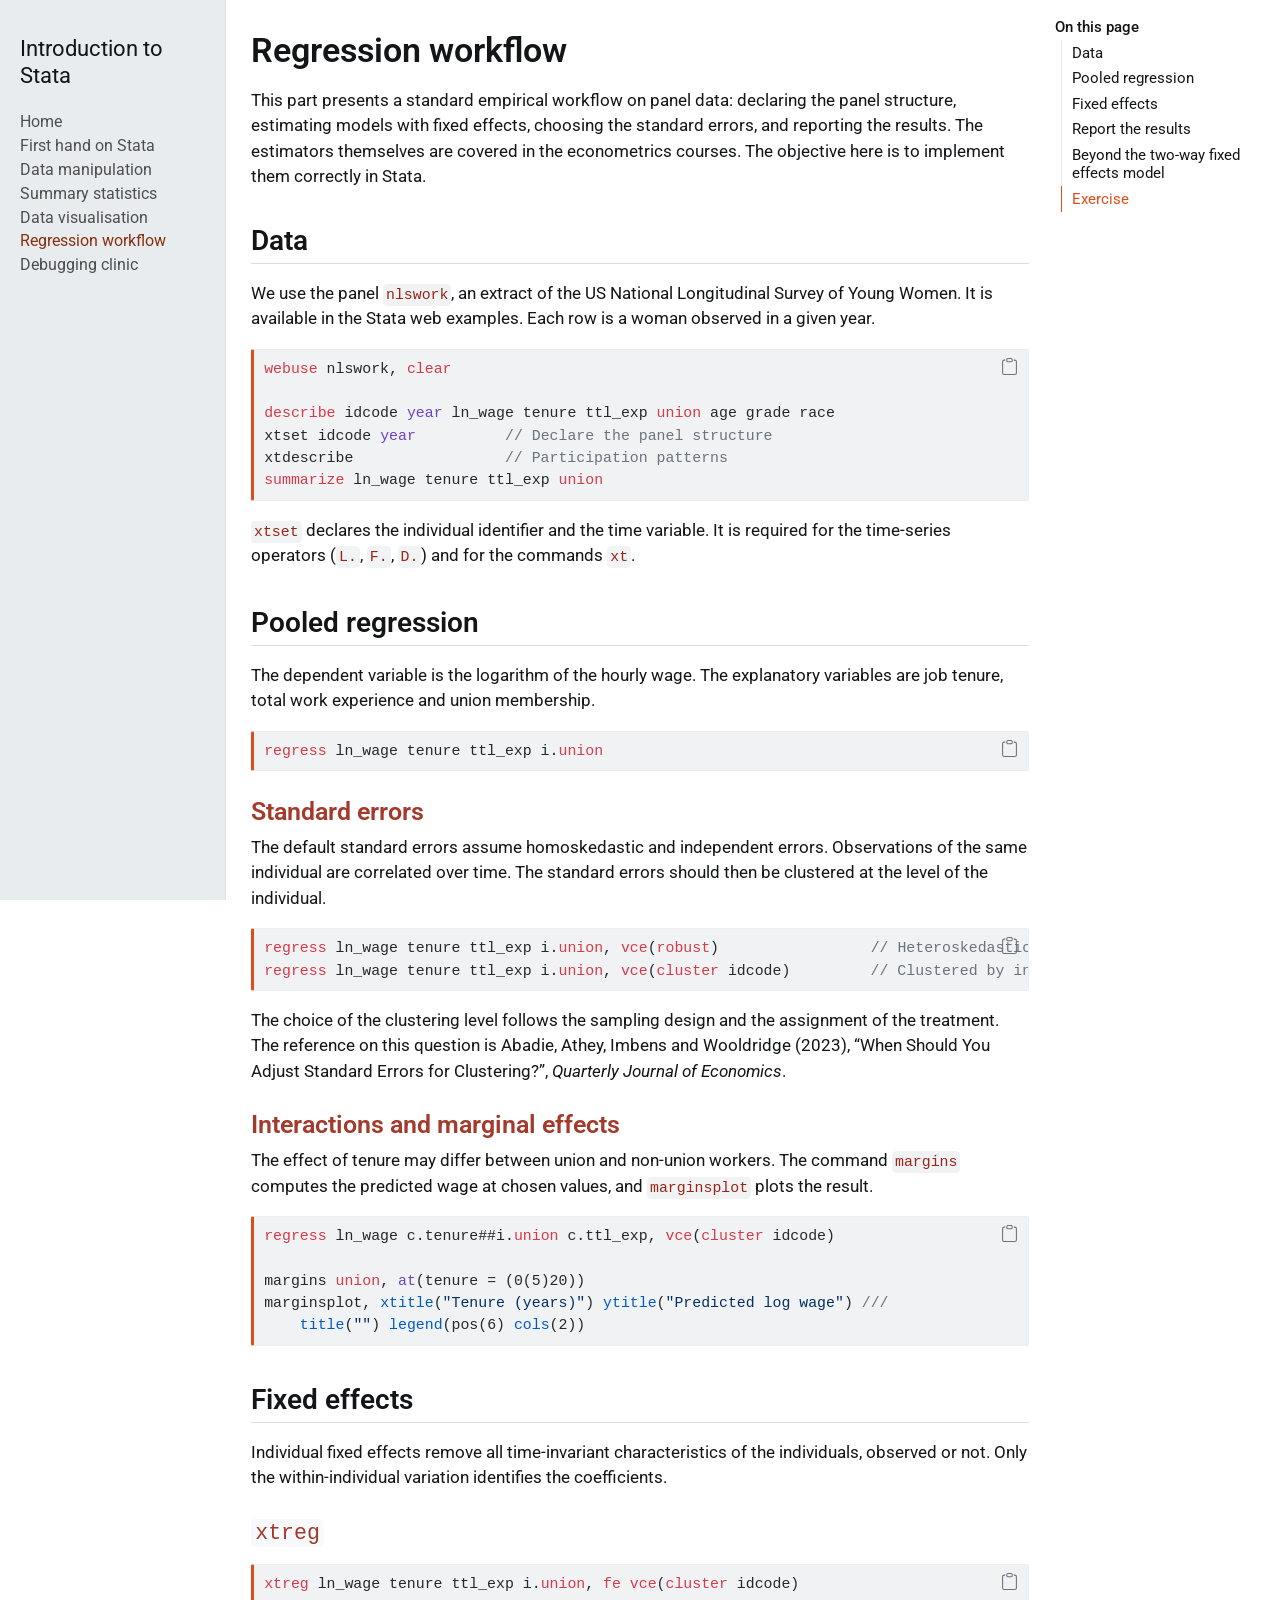
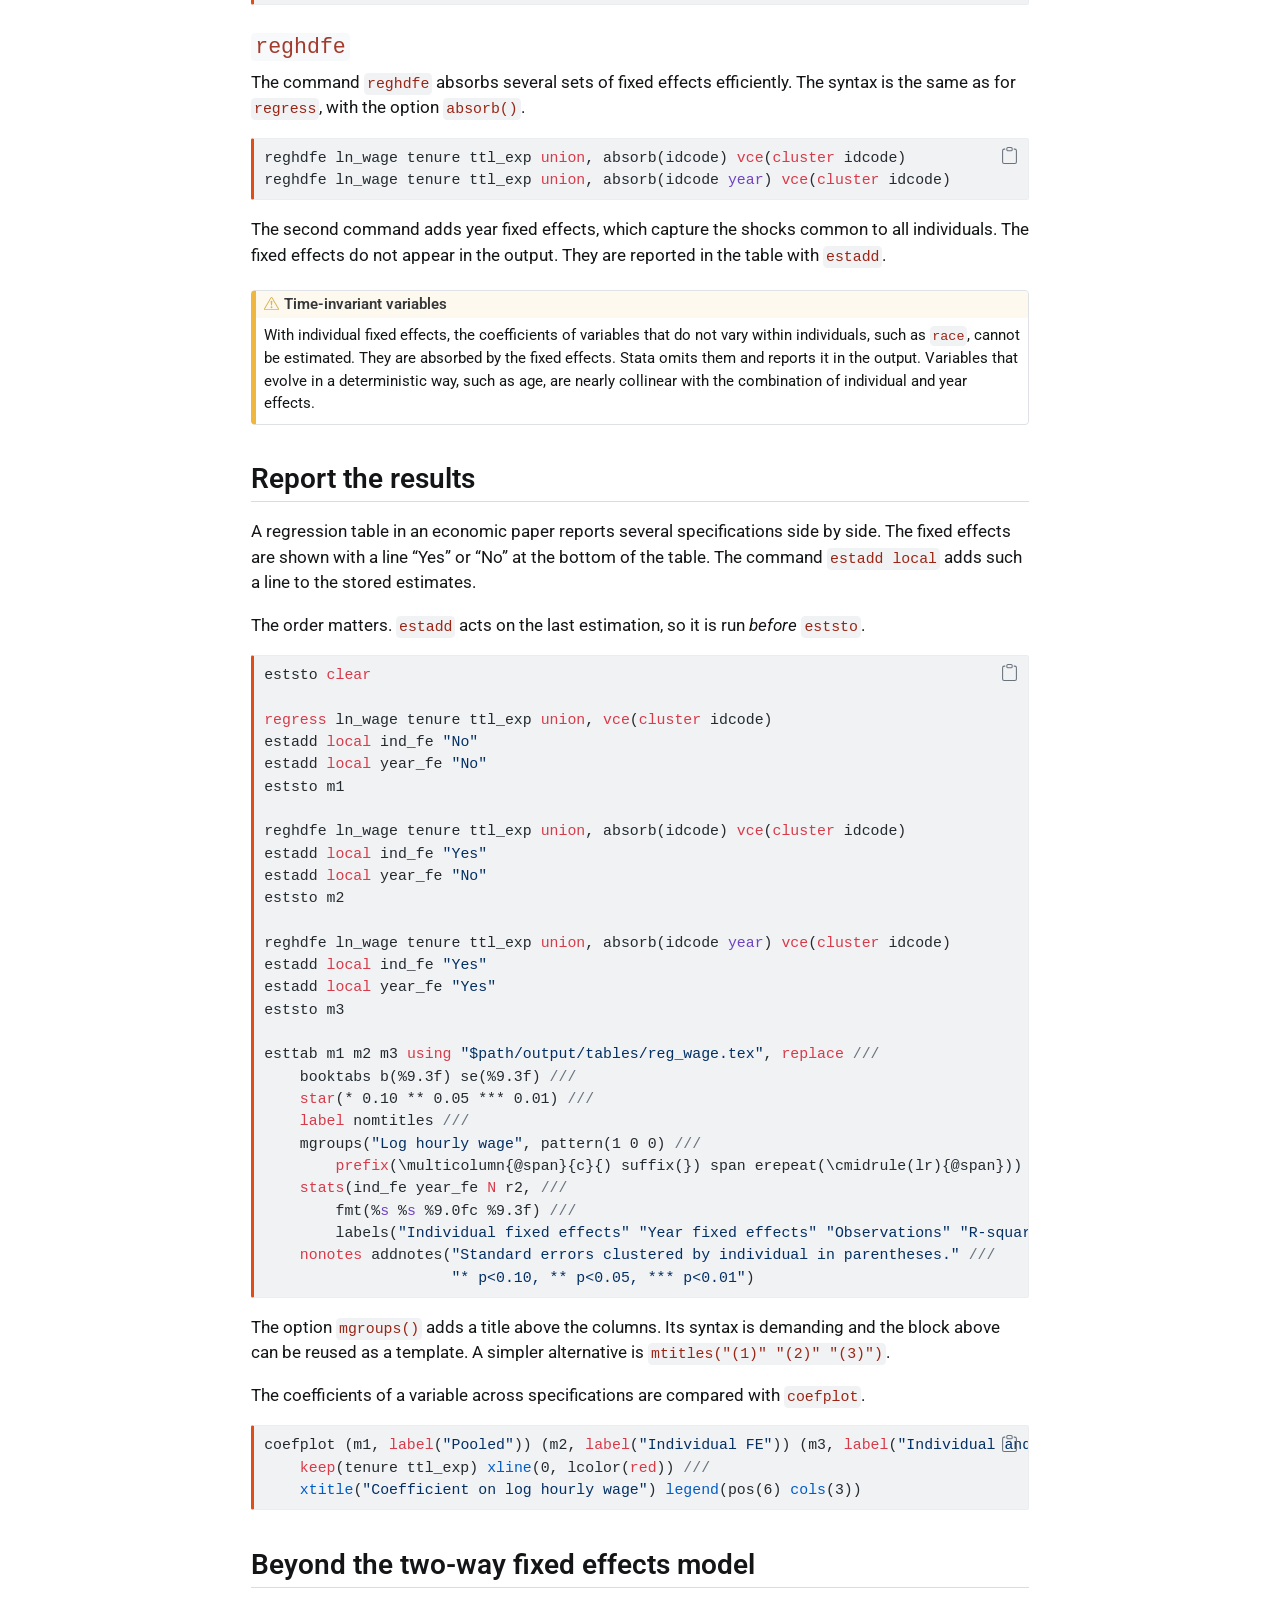
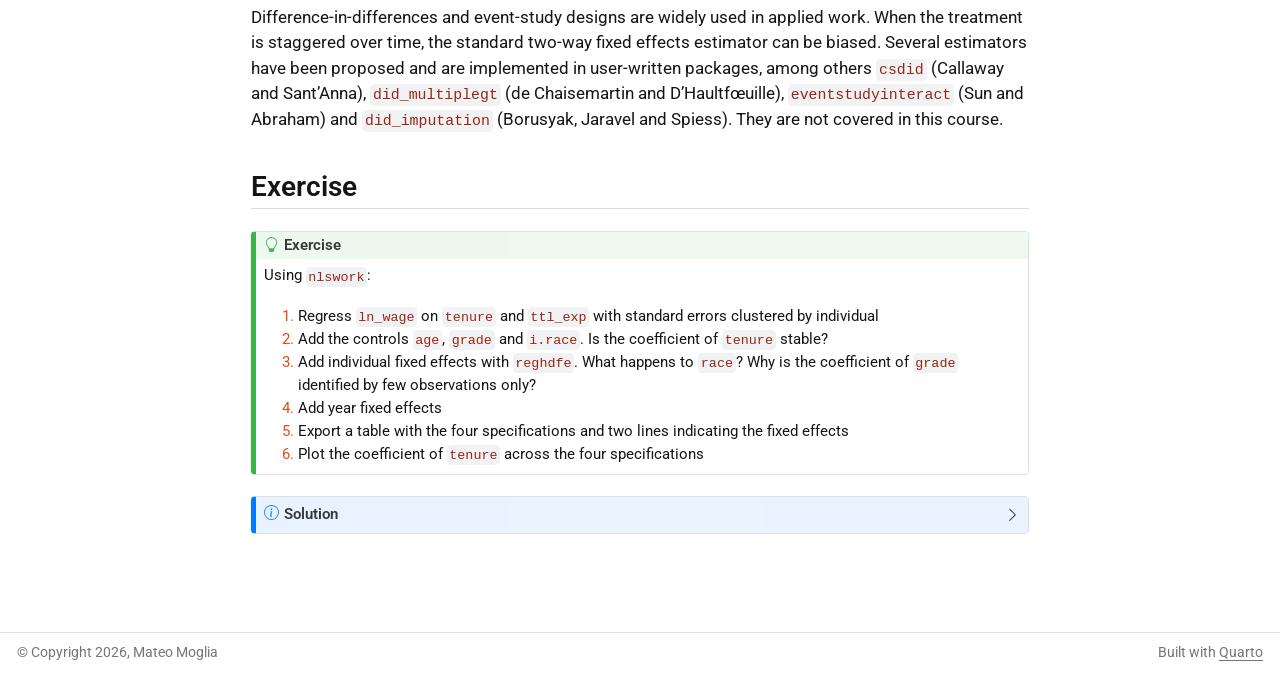
<file: part4_reg.html>
<!DOCTYPE html>
<html xmlns="http://www.w3.org/1999/xhtml" lang="en-GB" xml:lang="en-GB"><head>

<meta charset="utf-8">
<meta name="generator" content="quarto-1.10.18">

<meta name="viewport" content="width=device-width, initial-scale=1.0, user-scalable=yes">


<title>Regression workflow – Introduction to Stata</title>
<style>
/* Default styles provided by pandoc.
** See https://pandoc.org/MANUAL.html#variables-for-html for config info.
*/
span.smallcaps{font-variant: small-caps;}
div.columns{display: flex; gap: 1.5em;}
div.column{flex: auto;}
@media screen {
div.columns{gap: min(4vw, 1.5em);}
div.column{overflow-x: auto;}
}
div.hanging-indent{margin-left: 1.5em; text-indent: -1.5em;}
ul.task-list{list-style: none;}
ul.task-list li input[type="checkbox"] {
  width: 0.8em;
  margin: 0 0.8em 0.2em -1em; /* quarto-specific, see https://github.com/quarto-dev/quarto-cli/issues/4556 */ 
  vertical-align: middle;
}
/* CSS for syntax highlighting */
html { -webkit-text-size-adjust: 100%; }
pre > code.sourceCode { white-space: pre; position: relative; }
pre > code.sourceCode > span { display: inline-block; line-height: 1.25; }
pre > code.sourceCode > span:empty { height: 1.2em; }
.sourceCode { overflow: visible; }
code.sourceCode > span { color: inherit; text-decoration: inherit; }
div.sourceCode { margin: 1em 0; }
pre.sourceCode { margin: 0; }
@media screen {
div.sourceCode { overflow: auto; }
}
@media print {
pre > code.sourceCode { white-space: pre-wrap; }
pre > code.sourceCode > span { text-indent: -5em; padding-left: 5em; }
}
pre.numberSource code
  { counter-reset: source-line 0; }
pre.numberSource code > span
  { position: relative; left: -4em; counter-increment: source-line; }
pre.numberSource code > span > a:first-child::before
  { content: counter(source-line);
    position: relative; left: -1em; text-align: right; vertical-align: baseline;
    border: none; display: inline-block;
    -webkit-touch-callout: none; -webkit-user-select: none;
    -khtml-user-select: none; -moz-user-select: none;
    -ms-user-select: none; user-select: none;
    padding: 0 4px; width: 4em;
  }
pre.numberSource { margin-left: 3em;  padding-left: 4px; }
div.sourceCode
  {   }
@media screen {
pre > code.sourceCode > span > a:first-child::before { text-decoration: underline; }
}
</style>


<script src="site_libs/quarto-nav/quarto-nav.js"></script>
<script src="site_libs/quarto-nav/headroom.min.js"></script>
<script src="site_libs/clipboard/clipboard.min.js"></script>
<script src="site_libs/quarto-search/autocomplete.umd.js"></script>
<script src="site_libs/quarto-search/fuse.min.js"></script>
<script src="site_libs/quarto-search/quarto-search.js"></script>
<meta name="quarto:offset" content="./">
<script src="site_libs/quarto-html/quarto.js" type="module"></script>
<script src="site_libs/quarto-html/tabsets/tabsets.js" type="module"></script>
<script src="site_libs/quarto-html/popper.min.js"></script>
<script src="site_libs/quarto-html/tippy.umd.min.js"></script>
<script src="site_libs/quarto-html/anchor.min.js"></script>
<link href="site_libs/quarto-html/tippy.css" rel="stylesheet">
<link href="site_libs/quarto-html/quarto-syntax-highlighting-bb62276ab45c84d9efd712f51ff97b5a.css" rel="stylesheet" id="quarto-text-highlighting-styles">
<script src="site_libs/bootstrap/bootstrap.min.js"></script>
<link href="site_libs/bootstrap/bootstrap-icons.css" rel="stylesheet">
<link href="site_libs/bootstrap/bootstrap-9728d07308c2717fc68eb5d97ec30608.min.css" rel="stylesheet" append-hash="true" id="quarto-bootstrap" data-mode="light">
<script id="quarto-search-options" type="application/json">{
  "location": "sidebar",
  "copy-button": false,
  "collapse-after": 3,
  "panel-placement": "start",
  "type": "textbox",
  "limit": 50,
  "keyboard-shortcut": [
    "f",
    "/",
    "s"
  ],
  "show-item-context": false,
  "language": {
    "search-no-results-text": "No results",
    "search-matching-documents-text": "matching documents",
    "search-copy-link-title": "Copy link to search",
    "search-hide-matches-text": "Hide additional matches",
    "search-more-match-text": "more match in this document",
    "search-more-matches-text": "more matches in this document",
    "search-clear-button-title": "Clear",
    "search-text-placeholder": "",
    "search-detached-cancel-button-title": "Cancel",
    "search-submit-button-title": "Submit",
    "search-label": "Search"
  }
}</script>
<style>html{ scroll-behavior: smooth; }</style>


</head>

<body class="nav-sidebar docked quarto-light">

<div id="quarto-search-results"></div>
  <header id="quarto-header" class="headroom fixed-top">
  <nav class="quarto-secondary-nav">
    <div class="container-fluid d-flex">
      <button type="button" class="quarto-btn-toggle btn" data-bs-toggle="collapse" role="button" data-bs-target=".quarto-sidebar-collapse-item" aria-controls="quarto-sidebar" aria-expanded="false" aria-label="Toggle sidebar navigation" onclick="if (window.quartoToggleHeadroom) { window.quartoToggleHeadroom(); }">
        <i class="bi bi-layout-text-sidebar-reverse"></i>
      </button>
        <nav class="quarto-page-breadcrumbs" aria-label="breadcrumb"><ol class="breadcrumb"><li class="breadcrumb-item"><a href="./part4_reg.html">Regression workflow</a></li></ol></nav>
        <a class="flex-grow-1" role="navigation" data-bs-toggle="collapse" data-bs-target=".quarto-sidebar-collapse-item" aria-controls="quarto-sidebar" aria-expanded="false" aria-label="Toggle sidebar navigation" onclick="if (window.quartoToggleHeadroom) { window.quartoToggleHeadroom(); }">      
        </a>
    </div>
  </nav>
</header>
<!-- content -->
<div id="quarto-content" class="quarto-container page-columns page-rows-contents page-layout-article">
<!-- sidebar -->
  <nav id="quarto-sidebar" class="sidebar collapse collapse-horizontal quarto-sidebar-collapse-item sidebar-navigation docked overflow-auto">
    <div class="pt-lg-2 mt-2 text-left sidebar-header">
    <div class="sidebar-title mb-0 py-0">
      <a href="./">Introduction to Stata</a> 
    </div>
      </div>
    <div class="sidebar-menu-container"> 
    <ul class="list-unstyled mt-1">
        <li class="sidebar-item">
  <div class="sidebar-item-container"> 
  <a href="./index.html" class="sidebar-item-text sidebar-link">
 <span class="menu-text">Home</span></a>
  </div>
</li>
        <li class="sidebar-item">
  <div class="sidebar-item-container"> 
  <a href="./part0_stata.html" class="sidebar-item-text sidebar-link">
 <span class="menu-text">First hand on Stata</span></a>
  </div>
</li>
        <li class="sidebar-item">
  <div class="sidebar-item-container"> 
  <a href="./part1_data.html" class="sidebar-item-text sidebar-link">
 <span class="menu-text">Data manipulation</span></a>
  </div>
</li>
        <li class="sidebar-item">
  <div class="sidebar-item-container"> 
  <a href="./part2_desc.html" class="sidebar-item-text sidebar-link">
 <span class="menu-text">Summary statistics</span></a>
  </div>
</li>
        <li class="sidebar-item">
  <div class="sidebar-item-container"> 
  <a href="./part3_viz.html" class="sidebar-item-text sidebar-link">
 <span class="menu-text">Data visualisation</span></a>
  </div>
</li>
        <li class="sidebar-item">
  <div class="sidebar-item-container"> 
  <a href="./part4_reg.html" class="sidebar-item-text sidebar-link active">
 <span class="menu-text">Regression workflow</span></a>
  </div>
</li>
        <li class="sidebar-item">
  <div class="sidebar-item-container"> 
  <a href="./part5_debug.html" class="sidebar-item-text sidebar-link">
 <span class="menu-text">Debugging clinic</span></a>
  </div>
</li>
    </ul>
    </div>
</nav>
<div id="quarto-sidebar-glass" class="quarto-sidebar-collapse-item" data-bs-toggle="collapse" data-bs-target=".quarto-sidebar-collapse-item"></div>
<!-- margin-sidebar -->
    <div id="quarto-margin-sidebar" class="sidebar margin-sidebar">
        <nav id="TOC" role="doc-toc" class="toc-active">
    <h2 id="toc-title">On this page</h2>
   
  <ul>
  <li><a href="#data" id="toc-data" class="nav-link active" data-scroll-target="#data">Data</a></li>
  <li><a href="#pooled-regression" id="toc-pooled-regression" class="nav-link" data-scroll-target="#pooled-regression">Pooled regression</a>
  <ul class="collapse">
  <li><a href="#standard-errors" id="toc-standard-errors" class="nav-link" data-scroll-target="#standard-errors">Standard errors</a></li>
  <li><a href="#interactions-and-marginal-effects" id="toc-interactions-and-marginal-effects" class="nav-link" data-scroll-target="#interactions-and-marginal-effects">Interactions and marginal effects</a></li>
  </ul></li>
  <li><a href="#fixed-effects" id="toc-fixed-effects" class="nav-link" data-scroll-target="#fixed-effects">Fixed effects</a>
  <ul class="collapse">
  <li><a href="#xtreg" id="toc-xtreg" class="nav-link" data-scroll-target="#xtreg"><code>xtreg</code></a></li>
  <li><a href="#reghdfe" id="toc-reghdfe" class="nav-link" data-scroll-target="#reghdfe"><code>reghdfe</code></a></li>
  </ul></li>
  <li><a href="#report-the-results" id="toc-report-the-results" class="nav-link" data-scroll-target="#report-the-results">Report the results</a></li>
  <li><a href="#beyond-the-two-way-fixed-effects-model" id="toc-beyond-the-two-way-fixed-effects-model" class="nav-link" data-scroll-target="#beyond-the-two-way-fixed-effects-model">Beyond the two-way fixed effects model</a></li>
  <li><a href="#exercise" id="toc-exercise" class="nav-link" data-scroll-target="#exercise">Exercise</a></li>
  </ul>
</nav>
    </div>
<!-- main -->
<main class="content" id="quarto-document-content">

<header id="title-block-header" class="quarto-title-block default">
<div class="quarto-title">
<h1 class="title">Regression workflow</h1>
</div>



<div class="quarto-title-meta">

    
  
    
  </div>
  


</header>


<p>This part presents a standard empirical workflow on panel data: declaring the panel structure, estimating models with fixed effects, choosing the standard errors, and reporting the results. The estimators themselves are covered in the econometrics courses. The objective here is to implement them correctly in Stata.</p>
<section id="data" class="level2">
<h2 class="anchored" data-anchor-id="data">Data</h2>
<p>We use the panel <code>nlswork</code>, an extract of the US National Longitudinal Survey of Young Women. It is available in the Stata web examples. Each row is a woman observed in a given year.</p>
<div class="code-copy-outer-scaffold"><div class="sourceCode" id="cb1"><pre class="sourceCode stata code-with-copy"><code class="sourceCode stata"><span id="cb1-1"><a href="#cb1-1" aria-hidden="true" tabindex="-1"></a><span class="kw">webuse</span> nlswork, <span class="kw">clear</span></span>
<span id="cb1-2"><a href="#cb1-2" aria-hidden="true" tabindex="-1"></a></span>
<span id="cb1-3"><a href="#cb1-3" aria-hidden="true" tabindex="-1"></a><span class="kw">describe</span> idcode <span class="fu">year</span> ln_wage tenure ttl_exp <span class="kw">union</span> age grade race</span>
<span id="cb1-4"><a href="#cb1-4" aria-hidden="true" tabindex="-1"></a>xtset idcode <span class="fu">year</span>          <span class="co">// Declare the panel structure</span></span>
<span id="cb1-5"><a href="#cb1-5" aria-hidden="true" tabindex="-1"></a>xtdescribe                 <span class="co">// Participation patterns</span></span>
<span id="cb1-6"><a href="#cb1-6" aria-hidden="true" tabindex="-1"></a><span class="kw">summarize</span> ln_wage tenure ttl_exp <span class="kw">union</span></span></code></pre></div><button title="Copy to Clipboard" class="code-copy-button"><i class="bi"></i></button></div>
<p><code>xtset</code> declares the individual identifier and the time variable. It is required for the time-series operators (<code>L.</code>, <code>F.</code>, <code>D.</code>) and for the commands <code>xt</code>.</p>
</section>
<section id="pooled-regression" class="level2">
<h2 class="anchored" data-anchor-id="pooled-regression">Pooled regression</h2>
<p>The dependent variable is the logarithm of the hourly wage. The explanatory variables are job tenure, total work experience and union membership.</p>
<div class="code-copy-outer-scaffold"><div class="sourceCode" id="cb2"><pre class="sourceCode stata code-with-copy"><code class="sourceCode stata"><span id="cb2-1"><a href="#cb2-1" aria-hidden="true" tabindex="-1"></a><span class="kw">regress</span> ln_wage tenure ttl_exp i.<span class="kw">union</span></span></code></pre></div><button title="Copy to Clipboard" class="code-copy-button"><i class="bi"></i></button></div>
<section id="standard-errors" class="level3">
<h3 class="anchored" data-anchor-id="standard-errors">Standard errors</h3>
<p>The default standard errors assume homoskedastic and independent errors. Observations of the same individual are correlated over time. The standard errors should then be clustered at the level of the individual.</p>
<div class="code-copy-outer-scaffold"><div class="sourceCode" id="cb3"><pre class="sourceCode stata code-with-copy"><code class="sourceCode stata"><span id="cb3-1"><a href="#cb3-1" aria-hidden="true" tabindex="-1"></a><span class="kw">regress</span> ln_wage tenure ttl_exp i.<span class="kw">union</span>, <span class="kw">vce</span>(<span class="kw">robust</span>)                 <span class="co">// Heteroskedasticity-robust</span></span>
<span id="cb3-2"><a href="#cb3-2" aria-hidden="true" tabindex="-1"></a><span class="kw">regress</span> ln_wage tenure ttl_exp i.<span class="kw">union</span>, <span class="kw">vce</span>(<span class="kw">cluster</span> idcode)         <span class="co">// Clustered by individual</span></span></code></pre></div><button title="Copy to Clipboard" class="code-copy-button"><i class="bi"></i></button></div>
<p>The choice of the clustering level follows the sampling design and the assignment of the treatment. The reference on this question is Abadie, Athey, Imbens and Wooldridge (2023), “When Should You Adjust Standard Errors for Clustering?”, <em>Quarterly Journal of Economics</em>.</p>
</section>
<section id="interactions-and-marginal-effects" class="level3">
<h3 class="anchored" data-anchor-id="interactions-and-marginal-effects">Interactions and marginal effects</h3>
<p>The effect of tenure may differ between union and non-union workers. The command <code>margins</code> computes the predicted wage at chosen values, and <code>marginsplot</code> plots the result.</p>
<div class="code-copy-outer-scaffold"><div class="sourceCode" id="cb4"><pre class="sourceCode stata code-with-copy"><code class="sourceCode stata"><span id="cb4-1"><a href="#cb4-1" aria-hidden="true" tabindex="-1"></a><span class="kw">regress</span> ln_wage c.tenure##i.<span class="kw">union</span> c.ttl_exp, <span class="kw">vce</span>(<span class="kw">cluster</span> idcode)</span>
<span id="cb4-2"><a href="#cb4-2" aria-hidden="true" tabindex="-1"></a></span>
<span id="cb4-3"><a href="#cb4-3" aria-hidden="true" tabindex="-1"></a>margins <span class="kw">union</span>, <span class="fu">at</span>(tenure = (0(5)20))</span>
<span id="cb4-4"><a href="#cb4-4" aria-hidden="true" tabindex="-1"></a>marginsplot, <span class="bn">xtitle</span>(<span class="st">"Tenure (years)"</span>) <span class="bn">ytitle</span>(<span class="st">"Predicted log wage"</span>) <span class="co">///</span></span>
<span id="cb4-5"><a href="#cb4-5" aria-hidden="true" tabindex="-1"></a>    <span class="bn">title</span>(<span class="st">""</span>) <span class="bn">legend</span>(pos(6) <span class="bn">cols</span>(2))</span></code></pre></div><button title="Copy to Clipboard" class="code-copy-button"><i class="bi"></i></button></div>
</section>
</section>
<section id="fixed-effects" class="level2">
<h2 class="anchored" data-anchor-id="fixed-effects">Fixed effects</h2>
<p>Individual fixed effects remove all time-invariant characteristics of the individuals, observed or not. Only the within-individual variation identifies the coefficients.</p>
<section id="xtreg" class="level3">
<h3 class="anchored" data-anchor-id="xtreg"><code>xtreg</code></h3>
<div class="code-copy-outer-scaffold"><div class="sourceCode" id="cb5"><pre class="sourceCode stata code-with-copy"><code class="sourceCode stata"><span id="cb5-1"><a href="#cb5-1" aria-hidden="true" tabindex="-1"></a><span class="kw">xtreg</span> ln_wage tenure ttl_exp i.<span class="kw">union</span>, <span class="kw">fe</span> <span class="kw">vce</span>(<span class="kw">cluster</span> idcode)</span></code></pre></div><button title="Copy to Clipboard" class="code-copy-button"><i class="bi"></i></button></div>
</section>
<section id="reghdfe" class="level3">
<h3 class="anchored" data-anchor-id="reghdfe"><code>reghdfe</code></h3>
<p>The command <code>reghdfe</code> absorbs several sets of fixed effects efficiently. The syntax is the same as for <code>regress</code>, with the option <code>absorb()</code>.</p>
<div class="code-copy-outer-scaffold"><div class="sourceCode" id="cb6"><pre class="sourceCode stata code-with-copy"><code class="sourceCode stata"><span id="cb6-1"><a href="#cb6-1" aria-hidden="true" tabindex="-1"></a>reghdfe ln_wage tenure ttl_exp <span class="kw">union</span>, absorb(idcode) <span class="kw">vce</span>(<span class="kw">cluster</span> idcode)</span>
<span id="cb6-2"><a href="#cb6-2" aria-hidden="true" tabindex="-1"></a>reghdfe ln_wage tenure ttl_exp <span class="kw">union</span>, absorb(idcode <span class="fu">year</span>) <span class="kw">vce</span>(<span class="kw">cluster</span> idcode)</span></code></pre></div><button title="Copy to Clipboard" class="code-copy-button"><i class="bi"></i></button></div>
<p>The second command adds year fixed effects, which capture the shocks common to all individuals. The fixed effects do not appear in the output. They are reported in the table with <code>estadd</code>.</p>
<div class="callout callout-style-default callout-warning callout-titled">
<div class="callout-header d-flex align-content-center">
<div class="callout-icon-container">
<i class="callout-icon"></i>
</div>
<div class="callout-title-container flex-fill">
<span class="screen-reader-only">Warning</span>Time-invariant variables
</div>
</div>
<div class="callout-body-container callout-body">
<p>With individual fixed effects, the coefficients of variables that do not vary within individuals, such as <code>race</code>, cannot be estimated. They are absorbed by the fixed effects. Stata omits them and reports it in the output. Variables that evolve in a deterministic way, such as age, are nearly collinear with the combination of individual and year effects.</p>
</div>
</div>
</section>
</section>
<section id="report-the-results" class="level2">
<h2 class="anchored" data-anchor-id="report-the-results">Report the results</h2>
<p>A regression table in an economic paper reports several specifications side by side. The fixed effects are shown with a line “Yes” or “No” at the bottom of the table. The command <code>estadd local</code> adds such a line to the stored estimates.</p>
<p>The order matters. <code>estadd</code> acts on the last estimation, so it is run <em>before</em> <code>eststo</code>.</p>
<div class="code-copy-outer-scaffold"><div class="sourceCode" id="cb7"><pre class="sourceCode stata code-with-copy"><code class="sourceCode stata"><span id="cb7-1"><a href="#cb7-1" aria-hidden="true" tabindex="-1"></a>eststo <span class="kw">clear</span></span>
<span id="cb7-2"><a href="#cb7-2" aria-hidden="true" tabindex="-1"></a></span>
<span id="cb7-3"><a href="#cb7-3" aria-hidden="true" tabindex="-1"></a><span class="kw">regress</span> ln_wage tenure ttl_exp <span class="kw">union</span>, <span class="kw">vce</span>(<span class="kw">cluster</span> idcode)</span>
<span id="cb7-4"><a href="#cb7-4" aria-hidden="true" tabindex="-1"></a>estadd <span class="kw">local</span> ind_fe <span class="st">"No"</span></span>
<span id="cb7-5"><a href="#cb7-5" aria-hidden="true" tabindex="-1"></a>estadd <span class="kw">local</span> year_fe <span class="st">"No"</span></span>
<span id="cb7-6"><a href="#cb7-6" aria-hidden="true" tabindex="-1"></a>eststo m1</span>
<span id="cb7-7"><a href="#cb7-7" aria-hidden="true" tabindex="-1"></a></span>
<span id="cb7-8"><a href="#cb7-8" aria-hidden="true" tabindex="-1"></a>reghdfe ln_wage tenure ttl_exp <span class="kw">union</span>, absorb(idcode) <span class="kw">vce</span>(<span class="kw">cluster</span> idcode)</span>
<span id="cb7-9"><a href="#cb7-9" aria-hidden="true" tabindex="-1"></a>estadd <span class="kw">local</span> ind_fe <span class="st">"Yes"</span></span>
<span id="cb7-10"><a href="#cb7-10" aria-hidden="true" tabindex="-1"></a>estadd <span class="kw">local</span> year_fe <span class="st">"No"</span></span>
<span id="cb7-11"><a href="#cb7-11" aria-hidden="true" tabindex="-1"></a>eststo m2</span>
<span id="cb7-12"><a href="#cb7-12" aria-hidden="true" tabindex="-1"></a></span>
<span id="cb7-13"><a href="#cb7-13" aria-hidden="true" tabindex="-1"></a>reghdfe ln_wage tenure ttl_exp <span class="kw">union</span>, absorb(idcode <span class="fu">year</span>) <span class="kw">vce</span>(<span class="kw">cluster</span> idcode)</span>
<span id="cb7-14"><a href="#cb7-14" aria-hidden="true" tabindex="-1"></a>estadd <span class="kw">local</span> ind_fe <span class="st">"Yes"</span></span>
<span id="cb7-15"><a href="#cb7-15" aria-hidden="true" tabindex="-1"></a>estadd <span class="kw">local</span> year_fe <span class="st">"Yes"</span></span>
<span id="cb7-16"><a href="#cb7-16" aria-hidden="true" tabindex="-1"></a>eststo m3</span>
<span id="cb7-17"><a href="#cb7-17" aria-hidden="true" tabindex="-1"></a></span>
<span id="cb7-18"><a href="#cb7-18" aria-hidden="true" tabindex="-1"></a>esttab m1 m2 m3 <span class="kw">using</span> <span class="st">"$path/output/tables/reg_wage.tex"</span>, <span class="kw">replace</span> <span class="co">///</span></span>
<span id="cb7-19"><a href="#cb7-19" aria-hidden="true" tabindex="-1"></a>    booktabs b(%9.3f) se(%9.3f) <span class="co">///</span></span>
<span id="cb7-20"><a href="#cb7-20" aria-hidden="true" tabindex="-1"></a>    <span class="kw">star</span>(* 0.10 ** 0.05 *** 0.01) <span class="co">///</span></span>
<span id="cb7-21"><a href="#cb7-21" aria-hidden="true" tabindex="-1"></a>    <span class="kw">label</span> nomtitles <span class="co">///</span></span>
<span id="cb7-22"><a href="#cb7-22" aria-hidden="true" tabindex="-1"></a>    mgroups(<span class="st">"Log hourly wage"</span>, pattern(1 0 0) <span class="co">///</span></span>
<span id="cb7-23"><a href="#cb7-23" aria-hidden="true" tabindex="-1"></a>        <span class="kw">prefix</span>(\multicolumn{@span}{c}{) suffix(}) span erepeat(\cmidrule(lr){@span})) <span class="co">///</span></span>
<span id="cb7-24"><a href="#cb7-24" aria-hidden="true" tabindex="-1"></a>    <span class="kw">stats</span>(ind_fe year_fe <span class="kw">N</span> r2, <span class="co">///</span></span>
<span id="cb7-25"><a href="#cb7-25" aria-hidden="true" tabindex="-1"></a>        fmt(%<span class="fu">s</span> %<span class="fu">s</span> %9.0fc %9.3f) <span class="co">///</span></span>
<span id="cb7-26"><a href="#cb7-26" aria-hidden="true" tabindex="-1"></a>        labels(<span class="st">"Individual fixed effects"</span> <span class="st">"Year fixed effects"</span> <span class="st">"Observations"</span> <span class="st">"R-squared"</span>)) <span class="co">///</span></span>
<span id="cb7-27"><a href="#cb7-27" aria-hidden="true" tabindex="-1"></a>    <span class="kw">nonotes</span> addnotes(<span class="st">"Standard errors clustered by individual in parentheses."</span> <span class="co">///</span></span>
<span id="cb7-28"><a href="#cb7-28" aria-hidden="true" tabindex="-1"></a>                     <span class="st">"* p&lt;0.10, ** p&lt;0.05, *** p&lt;0.01"</span>)</span></code></pre></div><button title="Copy to Clipboard" class="code-copy-button"><i class="bi"></i></button></div>
<p>The option <code>mgroups()</code> adds a title above the columns. Its syntax is demanding and the block above can be reused as a template. A simpler alternative is <code>mtitles("(1)" "(2)" "(3)")</code>.</p>
<p>The coefficients of a variable across specifications are compared with <code>coefplot</code>.</p>
<div class="code-copy-outer-scaffold"><div class="sourceCode" id="cb8"><pre class="sourceCode stata code-with-copy"><code class="sourceCode stata"><span id="cb8-1"><a href="#cb8-1" aria-hidden="true" tabindex="-1"></a>coefplot (m1, <span class="kw">label</span>(<span class="st">"Pooled"</span>)) (m2, <span class="kw">label</span>(<span class="st">"Individual FE"</span>)) (m3, <span class="kw">label</span>(<span class="st">"Individual and year FE"</span>)), <span class="co">///</span></span>
<span id="cb8-2"><a href="#cb8-2" aria-hidden="true" tabindex="-1"></a>    <span class="kw">keep</span>(tenure ttl_exp) <span class="bn">xline</span>(0, lcolor(<span class="kw">red</span>)) <span class="co">///</span></span>
<span id="cb8-3"><a href="#cb8-3" aria-hidden="true" tabindex="-1"></a>    <span class="bn">xtitle</span>(<span class="st">"Coefficient on log hourly wage"</span>) <span class="bn">legend</span>(pos(6) <span class="bn">cols</span>(3))</span></code></pre></div><button title="Copy to Clipboard" class="code-copy-button"><i class="bi"></i></button></div>
</section>
<section id="beyond-the-two-way-fixed-effects-model" class="level2">
<h2 class="anchored" data-anchor-id="beyond-the-two-way-fixed-effects-model">Beyond the two-way fixed effects model</h2>
<p>Difference-in-differences and event-study designs are widely used in applied work. When the treatment is staggered over time, the standard two-way fixed effects estimator can be biased. Several estimators have been proposed and are implemented in user-written packages, among others <code>csdid</code> (Callaway and Sant’Anna), <code>did_multiplegt</code> (de Chaisemartin and D’Haultfœuille), <code>eventstudyinteract</code> (Sun and Abraham) and <code>did_imputation</code> (Borusyak, Jaravel and Spiess). They are not covered in this course.</p>
</section>
<section id="exercise" class="level2">
<h2 class="anchored" data-anchor-id="exercise">Exercise</h2>
<div class="callout callout-style-default callout-tip callout-titled">
<div class="callout-header d-flex align-content-center">
<div class="callout-icon-container">
<i class="callout-icon"></i>
</div>
<div class="callout-title-container flex-fill">
<span class="screen-reader-only">Tip</span>Exercise
</div>
</div>
<div class="callout-body-container callout-body">
<p>Using <code>nlswork</code>:</p>
<ol type="1">
<li>Regress <code>ln_wage</code> on <code>tenure</code> and <code>ttl_exp</code> with standard errors clustered by individual</li>
<li>Add the controls <code>age</code>, <code>grade</code> and <code>i.race</code>. Is the coefficient of <code>tenure</code> stable?</li>
<li>Add individual fixed effects with <code>reghdfe</code>. What happens to <code>race</code>? Why is the coefficient of <code>grade</code> identified by few observations only?</li>
<li>Add year fixed effects</li>
<li>Export a table with the four specifications and two lines indicating the fixed effects</li>
<li>Plot the coefficient of <code>tenure</code> across the four specifications</li>
</ol>
</div>
</div>
<div class="callout callout-style-default callout-note callout-titled">
<div class="callout-header d-flex align-content-center collapsed" data-bs-toggle="collapse" data-bs-target=".callout-3-contents" aria-controls="callout-3" aria-expanded="false" aria-label="Toggle callout">
<div class="callout-icon-container">
<i class="callout-icon"></i>
</div>
<div class="callout-title-container flex-fill">
<span class="screen-reader-only">Note</span>Solution
</div>
<div class="callout-btn-toggle d-inline-block border-0 py-1 ps-1 pe-0 float-end"><i class="callout-toggle"></i></div>
</div>
<div id="callout-3" class="callout-3-contents callout-collapse collapse">
<div class="callout-body-container callout-body">
<div class="code-copy-outer-scaffold"><div class="sourceCode" id="cb9"><pre class="sourceCode stata code-with-copy"><code class="sourceCode stata"><span id="cb9-1"><a href="#cb9-1" aria-hidden="true" tabindex="-1"></a><span class="kw">webuse</span> nlswork, <span class="kw">clear</span></span>
<span id="cb9-2"><a href="#cb9-2" aria-hidden="true" tabindex="-1"></a>xtset idcode <span class="fu">year</span></span>
<span id="cb9-3"><a href="#cb9-3" aria-hidden="true" tabindex="-1"></a>eststo <span class="kw">clear</span></span>
<span id="cb9-4"><a href="#cb9-4" aria-hidden="true" tabindex="-1"></a></span>
<span id="cb9-5"><a href="#cb9-5" aria-hidden="true" tabindex="-1"></a><span class="kw">regress</span> ln_wage tenure ttl_exp, <span class="kw">vce</span>(<span class="kw">cluster</span> idcode)</span>
<span id="cb9-6"><a href="#cb9-6" aria-hidden="true" tabindex="-1"></a>estadd <span class="kw">local</span> ind_fe <span class="st">"No"</span></span>
<span id="cb9-7"><a href="#cb9-7" aria-hidden="true" tabindex="-1"></a>estadd <span class="kw">local</span> year_fe <span class="st">"No"</span></span>
<span id="cb9-8"><a href="#cb9-8" aria-hidden="true" tabindex="-1"></a>eststo m1</span>
<span id="cb9-9"><a href="#cb9-9" aria-hidden="true" tabindex="-1"></a></span>
<span id="cb9-10"><a href="#cb9-10" aria-hidden="true" tabindex="-1"></a><span class="kw">regress</span> ln_wage tenure ttl_exp age grade i.race, <span class="kw">vce</span>(<span class="kw">cluster</span> idcode)</span>
<span id="cb9-11"><a href="#cb9-11" aria-hidden="true" tabindex="-1"></a>estadd <span class="kw">local</span> ind_fe <span class="st">"No"</span></span>
<span id="cb9-12"><a href="#cb9-12" aria-hidden="true" tabindex="-1"></a>estadd <span class="kw">local</span> year_fe <span class="st">"No"</span></span>
<span id="cb9-13"><a href="#cb9-13" aria-hidden="true" tabindex="-1"></a>eststo m2</span>
<span id="cb9-14"><a href="#cb9-14" aria-hidden="true" tabindex="-1"></a></span>
<span id="cb9-15"><a href="#cb9-15" aria-hidden="true" tabindex="-1"></a>reghdfe ln_wage tenure ttl_exp age grade i.race, absorb(idcode) <span class="kw">vce</span>(<span class="kw">cluster</span> idcode)</span>
<span id="cb9-16"><a href="#cb9-16" aria-hidden="true" tabindex="-1"></a>estadd <span class="kw">local</span> ind_fe <span class="st">"Yes"</span></span>
<span id="cb9-17"><a href="#cb9-17" aria-hidden="true" tabindex="-1"></a>estadd <span class="kw">local</span> year_fe <span class="st">"No"</span></span>
<span id="cb9-18"><a href="#cb9-18" aria-hidden="true" tabindex="-1"></a>eststo m3</span>
<span id="cb9-19"><a href="#cb9-19" aria-hidden="true" tabindex="-1"></a></span>
<span id="cb9-20"><a href="#cb9-20" aria-hidden="true" tabindex="-1"></a>reghdfe ln_wage tenure ttl_exp age grade i.race, absorb(idcode <span class="fu">year</span>) <span class="kw">vce</span>(<span class="kw">cluster</span> idcode)</span>
<span id="cb9-21"><a href="#cb9-21" aria-hidden="true" tabindex="-1"></a>estadd <span class="kw">local</span> ind_fe <span class="st">"Yes"</span></span>
<span id="cb9-22"><a href="#cb9-22" aria-hidden="true" tabindex="-1"></a>estadd <span class="kw">local</span> year_fe <span class="st">"Yes"</span></span>
<span id="cb9-23"><a href="#cb9-23" aria-hidden="true" tabindex="-1"></a>eststo m4</span>
<span id="cb9-24"><a href="#cb9-24" aria-hidden="true" tabindex="-1"></a></span>
<span id="cb9-25"><a href="#cb9-25" aria-hidden="true" tabindex="-1"></a>esttab m1 m2 m3 m4 <span class="kw">using</span> <span class="st">"$path/output/tables/reg_wage_exercise.tex"</span>, <span class="kw">replace</span> <span class="co">///</span></span>
<span id="cb9-26"><a href="#cb9-26" aria-hidden="true" tabindex="-1"></a>    booktabs b(%9.3f) se(%9.3f) <span class="kw">star</span>(* 0.10 ** 0.05 *** 0.01) <span class="co">///</span></span>
<span id="cb9-27"><a href="#cb9-27" aria-hidden="true" tabindex="-1"></a>    <span class="kw">stats</span>(ind_fe year_fe <span class="kw">N</span> r2, fmt(%<span class="fu">s</span> %<span class="fu">s</span> %9.0fc %9.3f) <span class="co">///</span></span>
<span id="cb9-28"><a href="#cb9-28" aria-hidden="true" tabindex="-1"></a>        labels(<span class="st">"Individual fixed effects"</span> <span class="st">"Year fixed effects"</span> <span class="st">"Observations"</span> <span class="st">"R-squared"</span>))</span>
<span id="cb9-29"><a href="#cb9-29" aria-hidden="true" tabindex="-1"></a></span>
<span id="cb9-30"><a href="#cb9-30" aria-hidden="true" tabindex="-1"></a>coefplot m1 m2 m3 m4, <span class="kw">keep</span>(tenure) <span class="bn">xline</span>(0) <span class="bn">legend</span>(pos(6) <span class="bn">cols</span>(4))</span></code></pre></div><button title="Copy to Clipboard" class="code-copy-button"><i class="bi"></i></button></div>
<p>The variable <code>race</code> is constant within individuals and is dropped in the fixed effects specifications. The variable <code>grade</code> varies within individuals for a small number of women only, so its coefficient rests on little variation. In the last specification, age is nearly collinear with the individual and year effects (age is approximately the year minus the year of birth). Its standard error is large and the coefficient is not interpretable.</p>
</div>
</div>
</div>


</section>

</main> <!-- /main -->
<script id="quarto-html-after-body" type="application/javascript">
  window.document.addEventListener("DOMContentLoaded", function (event) {
    const icon = "";
    const anchorJS = new window.AnchorJS();
    anchorJS.options = {
      placement: 'right',
      icon: icon
    };
    anchorJS.add('.anchored');
    const isCodeAnnotation = (el) => {
      for (const clz of el.classList) {
        if (clz.startsWith('code-annotation-')) {                     
          return true;
        }
      }
      return false;
    }
    const onCopySuccess = function(e) {
      // button target
      const button = e.trigger;
      // don't keep focus
      button.blur();
      // flash "checked"
      button.classList.add('code-copy-button-checked');
      var currentTitle = button.getAttribute("title");
      button.setAttribute("title", "Copied!");
      let tooltip;
      if (window.bootstrap) {
        button.setAttribute("data-bs-toggle", "tooltip");
        button.setAttribute("data-bs-placement", "left");
        button.setAttribute("data-bs-title", "Copied!");
        tooltip = new bootstrap.Tooltip(button, 
          { trigger: "manual", 
            customClass: "code-copy-button-tooltip",
            offset: [0, -8]});
        tooltip.show();    
      }
      setTimeout(function() {
        if (tooltip) {
          tooltip.hide();
          button.removeAttribute("data-bs-title");
          button.removeAttribute("data-bs-toggle");
          button.removeAttribute("data-bs-placement");
        }
        button.setAttribute("title", currentTitle);
        button.classList.remove('code-copy-button-checked');
      }, 1000);
      // clear code selection
      e.clearSelection();
    }
    const getTextToCopy = function(trigger) {
      const outerScaffold = trigger.parentElement.cloneNode(true);
      const codeEl = outerScaffold.querySelector('code');
      for (const childEl of codeEl.children) {
        if (isCodeAnnotation(childEl)) {
          childEl.remove();
        }
      }
      return codeEl.innerText;
    }
    const clipboard = new window.ClipboardJS('.code-copy-button:not([data-in-quarto-modal])', {
      text: getTextToCopy
    });
    clipboard.on('success', onCopySuccess);
    if (window.document.getElementById('quarto-embedded-source-code-modal')) {
      const clipboardModal = new window.ClipboardJS('.code-copy-button[data-in-quarto-modal]', {
        text: getTextToCopy,
        container: window.document.getElementById('quarto-embedded-source-code-modal')
      });
      clipboardModal.on('success', onCopySuccess);
    }
      var localhostRegex = new RegExp(/^(?:http|https):\/\/localhost\:?[0-9]*\//);
      var mailtoRegex = new RegExp(/^mailto:/);
        var filterRegex = new RegExp('/' + window.location.host + '/');
      var isInternal = (href) => {
          return filterRegex.test(href) || localhostRegex.test(href) || mailtoRegex.test(href);
      }
      // Inspect non-navigation links and adorn them if external
     var links = window.document.querySelectorAll('a[href]:not(.nav-link):not(.navbar-brand):not(.toc-action):not(.sidebar-link):not(.sidebar-item-toggle):not(.pagination-link):not(.no-external):not([aria-hidden]):not(.dropdown-item):not(.quarto-navigation-tool):not(.about-link)');
      for (var i=0; i<links.length; i++) {
        const link = links[i];
        if (!isInternal(link.href)) {
          // undo the damage that might have been done by quarto-nav.js in the case of
          // links that we want to consider external
          if (link.dataset.originalHref !== undefined) {
            link.href = link.dataset.originalHref;
          }
        }
      }
    function tippyHover(el, contentFn, onTriggerFn, onUntriggerFn) {
      const config = {
        allowHTML: true,
        maxWidth: 500,
        delay: 100,
        arrow: false,
        appendTo: function(el) {
            return el.parentElement;
        },
        interactive: true,
        interactiveBorder: 10,
        theme: 'quarto',
        placement: 'bottom-start',
      };
      if (contentFn) {
        config.content = contentFn;
      }
      if (onTriggerFn) {
        config.onTrigger = onTriggerFn;
      }
      if (onUntriggerFn) {
        config.onUntrigger = onUntriggerFn;
      }
      window.tippy(el, config); 
    }
    const noterefs = window.document.querySelectorAll('a[role="doc-noteref"]');
    for (var i=0; i<noterefs.length; i++) {
      const ref = noterefs[i];
      tippyHover(ref, function() {
        // use id or data attribute instead here
        let href = ref.getAttribute('data-footnote-href') || ref.getAttribute('href');
        try { href = new URL(href).hash; } catch {}
        const id = href.replace(/^#\/?/, "");
        const note = window.document.getElementById(id);
        if (note) {
          return note.innerHTML;
        } else {
          return "";
        }
      });
    }
    const xrefs = window.document.querySelectorAll('a.quarto-xref');
    const processXRef = (id, note) => {
      // Strip column container classes
      const stripColumnClz = (el) => {
        el.classList.remove("page-full", "page-columns");
        if (el.children) {
          for (const child of el.children) {
            stripColumnClz(child);
          }
        }
      }
      stripColumnClz(note)
      if (id === null || id.startsWith('sec-')) {
        // Special case sections, only their first couple elements
        const container = document.createElement("div");
        if (note.children && note.children.length > 2) {
          container.appendChild(note.children[0].cloneNode(true));
          for (let i = 1; i < note.children.length; i++) {
            const child = note.children[i];
            if (child.tagName === "P" && child.innerText === "") {
              continue;
            } else {
              container.appendChild(child.cloneNode(true));
              break;
            }
          }
          if (window.Quarto?.typesetMath) {
            window.Quarto.typesetMath(container);
          }
          return container.innerHTML
        } else {
          if (window.Quarto?.typesetMath) {
            window.Quarto.typesetMath(note);
          }
          return note.innerHTML;
        }
      } else {
        // Remove any anchor links if they are present
        const anchorLink = note.querySelector('a.anchorjs-link');
        if (anchorLink) {
          anchorLink.remove();
        }
        if (window.Quarto?.typesetMath) {
          window.Quarto.typesetMath(note);
        }
        if (note.classList.contains("callout")) {
          return note.outerHTML;
        } else {
          return note.innerHTML;
        }
      }
    }
    for (var i=0; i<xrefs.length; i++) {
      const xref = xrefs[i];
      tippyHover(xref, undefined, function(instance) {
        instance.disable();
        let url = xref.getAttribute('href');
        let hash = undefined; 
        if (url.startsWith('#')) {
          hash = url;
        } else {
          try { hash = new URL(url).hash; } catch {}
        }
        if (hash) {
          const id = hash.replace(/^#\/?/, "");
          const note = window.document.getElementById(id);
          if (note !== null) {
            try {
              const html = processXRef(id, note.cloneNode(true));
              instance.setContent(html);
            } finally {
              instance.enable();
              instance.show();
            }
          } else {
            // See if we can fetch this
            fetch(url.split('#')[0])
            .then(res => res.text())
            .then(html => {
              const parser = new DOMParser();
              const htmlDoc = parser.parseFromString(html, "text/html");
              const note = htmlDoc.getElementById(id);
              if (note !== null) {
                const html = processXRef(id, note);
                instance.setContent(html);
              } 
            }).finally(() => {
              instance.enable();
              instance.show();
            });
          }
        } else {
          // See if we can fetch a full url (with no hash to target)
          // This is a special case and we should probably do some content thinning / targeting
          fetch(url)
          .then(res => res.text())
          .then(html => {
            const parser = new DOMParser();
            const htmlDoc = parser.parseFromString(html, "text/html");
            const note = htmlDoc.querySelector('main.content');
            if (note !== null) {
              // This should only happen for chapter cross references
              // (since there is no id in the URL)
              // remove the first header
              if (note.children.length > 0 && note.children[0].tagName === "HEADER") {
                note.children[0].remove();
              }
              const html = processXRef(null, note);
              instance.setContent(html);
            } 
          }).finally(() => {
            instance.enable();
            instance.show();
          });
        }
      }, function(instance) {
      });
    }
        let selectedAnnoteEl;
        const selectorForAnnotation = ( cell, annotation) => {
          let cellAttr = 'data-code-cell="' + cell + '"';
          let lineAttr = 'data-code-annotation="' +  annotation + '"';
          const selector = 'span[' + cellAttr + '][' + lineAttr + ']';
          return selector;
        }
        const selectCodeLines = (annoteEl) => {
          const doc = window.document;
          const targetCell = annoteEl.getAttribute("data-target-cell");
          const targetAnnotation = annoteEl.getAttribute("data-target-annotation");
          const annoteSpan = window.document.querySelector(selectorForAnnotation(targetCell, targetAnnotation));
          const lines = annoteSpan.getAttribute("data-code-lines").split(",");
          const lineIds = lines.map((line) => {
            return targetCell + "-" + line;
          })
          let top = null;
          let height = null;
          let parent = null;
          if (lineIds.length > 0) {
              //compute the position of the single el (top and bottom and make a div)
              const el = window.document.getElementById(lineIds[0]);
              top = el.offsetTop;
              height = el.offsetHeight;
              parent = el.parentElement.parentElement;
            if (lineIds.length > 1) {
              const lastEl = window.document.getElementById(lineIds[lineIds.length - 1]);
              const bottom = lastEl.offsetTop + lastEl.offsetHeight;
              height = bottom - top;
            }
            if (top !== null && height !== null && parent !== null) {
              // cook up a div (if necessary) and position it 
              let div = window.document.getElementById("code-annotation-line-highlight");
              if (div === null) {
                div = window.document.createElement("div");
                div.setAttribute("id", "code-annotation-line-highlight");
                div.style.position = 'absolute';
                parent.appendChild(div);
              }
              div.style.top = top - 2 + "px";
              div.style.height = height + 4 + "px";
              div.style.left = 0;
              let gutterDiv = window.document.getElementById("code-annotation-line-highlight-gutter");
              if (gutterDiv === null) {
                gutterDiv = window.document.createElement("div");
                gutterDiv.setAttribute("id", "code-annotation-line-highlight-gutter");
                gutterDiv.style.position = 'absolute';
                const codeCell = window.document.getElementById(targetCell);
                const gutter = codeCell.querySelector('.code-annotation-gutter');
                gutter.appendChild(gutterDiv);
              }
              gutterDiv.style.top = top - 2 + "px";
              gutterDiv.style.height = height + 4 + "px";
            }
            selectedAnnoteEl = annoteEl;
          }
        };
        const unselectCodeLines = () => {
          const elementsIds = ["code-annotation-line-highlight", "code-annotation-line-highlight-gutter"];
          elementsIds.forEach((elId) => {
            const div = window.document.getElementById(elId);
            if (div) {
              div.remove();
            }
          });
          selectedAnnoteEl = undefined;
        };
          // Handle positioning of the toggle
      window.addEventListener(
        "resize",
        throttle(() => {
          elRect = undefined;
          if (selectedAnnoteEl) {
            selectCodeLines(selectedAnnoteEl);
          }
        }, 10)
      );
      function throttle(fn, ms) {
      let throttle = false;
      let timer;
        return (...args) => {
          if(!throttle) { // first call gets through
              fn.apply(this, args);
              throttle = true;
          } else { // all the others get throttled
              if(timer) clearTimeout(timer); // cancel #2
              timer = setTimeout(() => {
                fn.apply(this, args);
                timer = throttle = false;
              }, ms);
          }
        };
      }
        // Attach click handler to the DT
        const annoteDls = window.document.querySelectorAll('dt[data-target-cell]');
        for (const annoteDlNode of annoteDls) {
          annoteDlNode.addEventListener('click', (event) => {
            const clickedEl = event.target;
            if (clickedEl !== selectedAnnoteEl) {
              unselectCodeLines();
              const activeEl = window.document.querySelector('dt[data-target-cell].code-annotation-active');
              if (activeEl) {
                activeEl.classList.remove('code-annotation-active');
              }
              selectCodeLines(clickedEl);
              clickedEl.classList.add('code-annotation-active');
            } else {
              // Unselect the line
              unselectCodeLines();
              clickedEl.classList.remove('code-annotation-active');
            }
          });
        }
    const findCites = (el) => {
      const parentEl = el.parentElement;
      if (parentEl) {
        const cites = parentEl.dataset.cites;
        if (cites) {
          return {
            el,
            cites: cites.split(' ')
          };
        } else {
          return findCites(el.parentElement)
        }
      } else {
        return undefined;
      }
    };
    var bibliorefs = window.document.querySelectorAll('a[role="doc-biblioref"]');
    for (var i=0; i<bibliorefs.length; i++) {
      const ref = bibliorefs[i];
      const citeInfo = findCites(ref);
      if (citeInfo) {
        tippyHover(citeInfo.el, function() {
          var popup = window.document.createElement('div');
          citeInfo.cites.forEach(function(cite) {
            var citeDiv = window.document.createElement('div');
            citeDiv.classList.add('hanging-indent');
            citeDiv.classList.add('csl-entry');
            var biblioDiv = window.document.getElementById('ref-' + cite);
            if (biblioDiv) {
              citeDiv.innerHTML = biblioDiv.innerHTML;
            }
            popup.appendChild(citeDiv);
          });
          return popup.innerHTML;
        });
      }
    }
  });
  </script>
</div> <!-- /content -->
<footer class="footer">
  <div class="nav-footer">
    <div class="nav-footer-left">
<p>© Copyright 2026, Mateo Moglia</p>
</div>   
    <div class="nav-footer-center">
      &nbsp;
    </div>
    <div class="nav-footer-right">
<p>Built with <a href="https://quarto.org/">Quarto</a></p>
</div>
  </div>
</footer>




<script src="site_libs/quarto-html/zenscroll-min.js"></script>
</body></html>
</file>
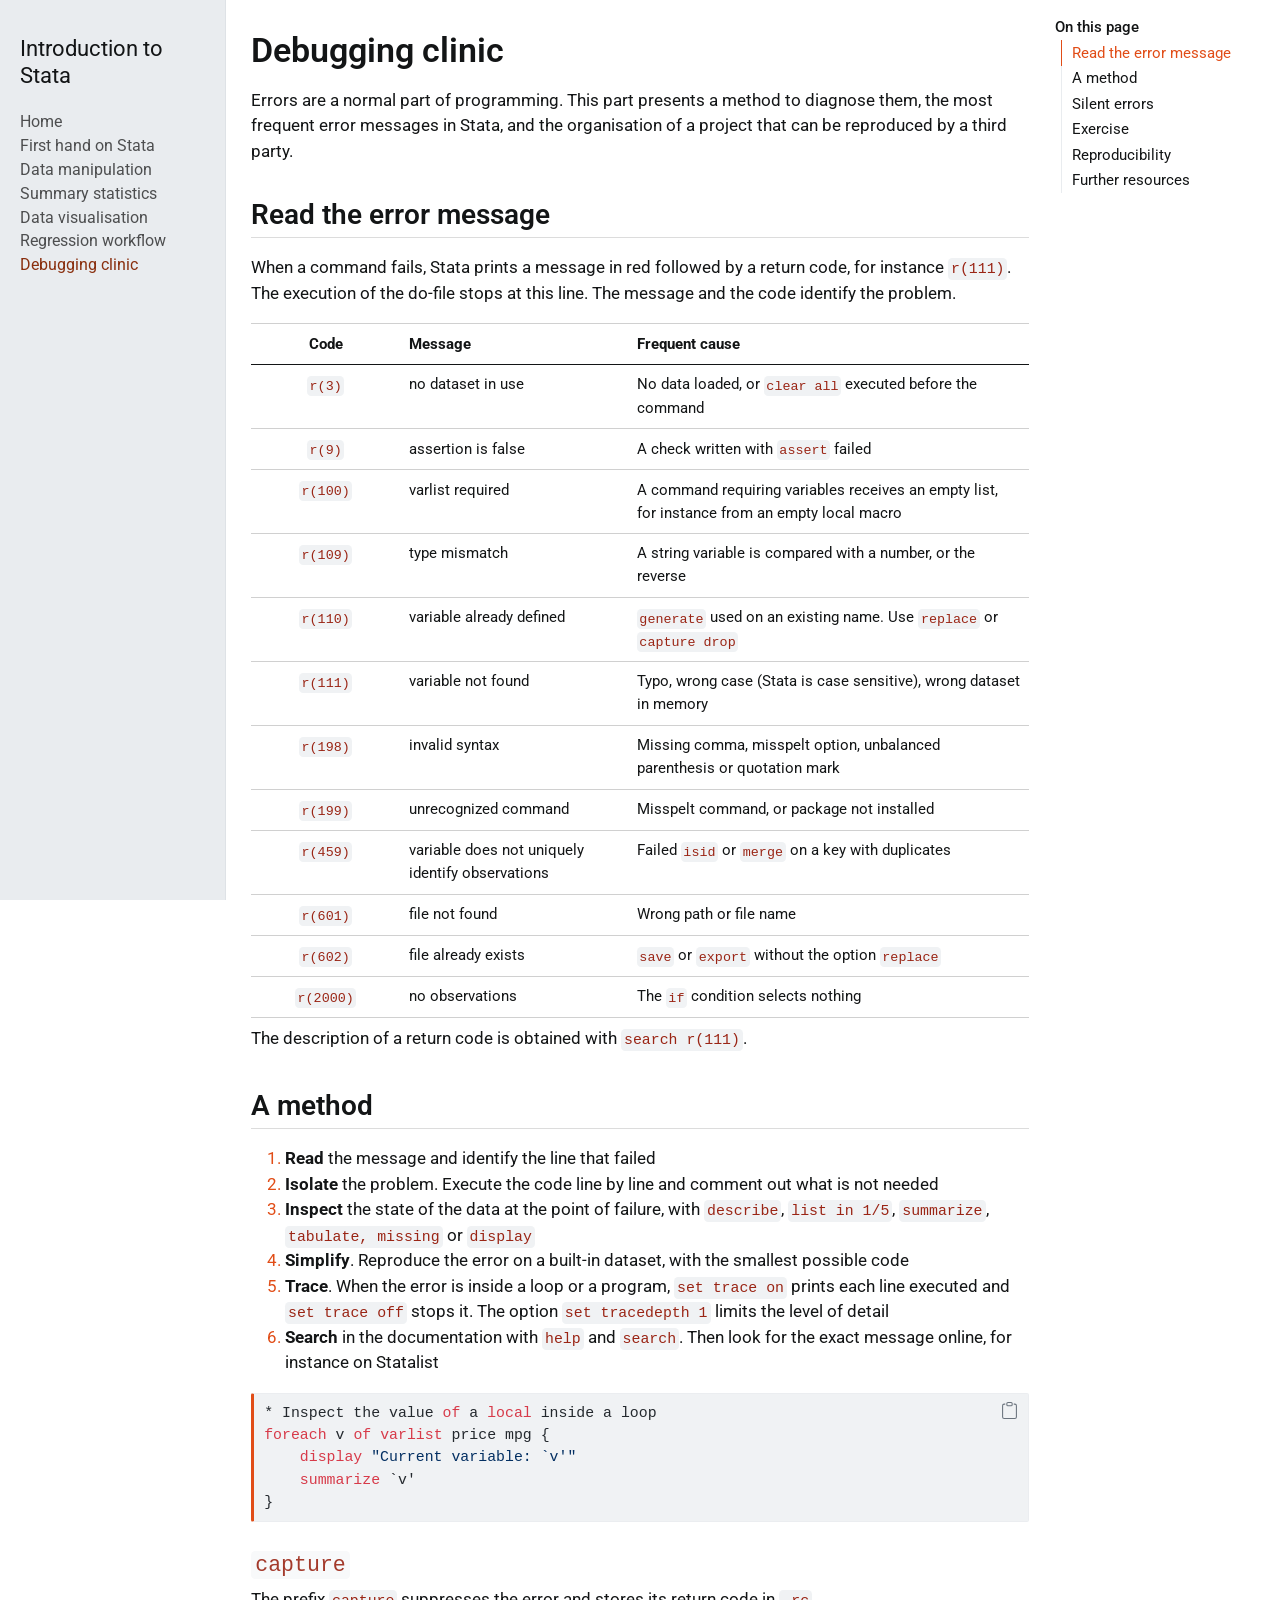
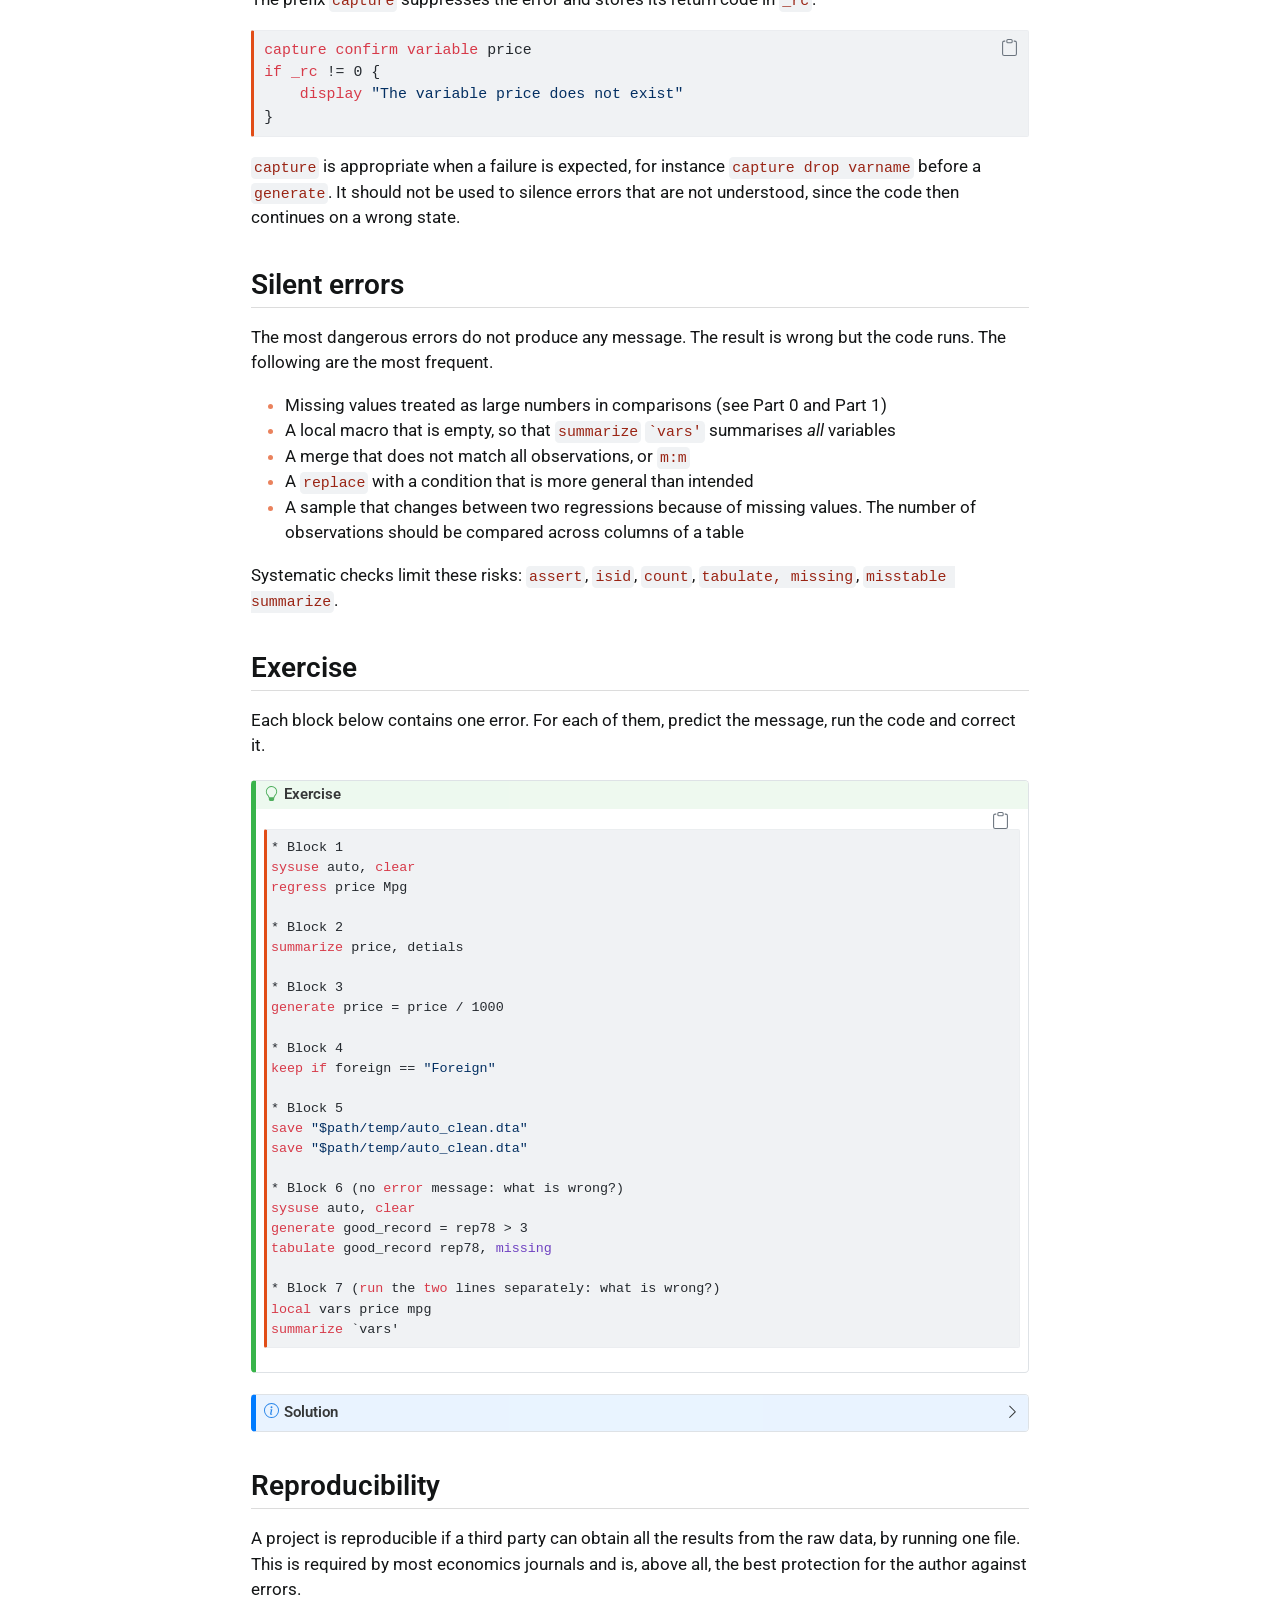
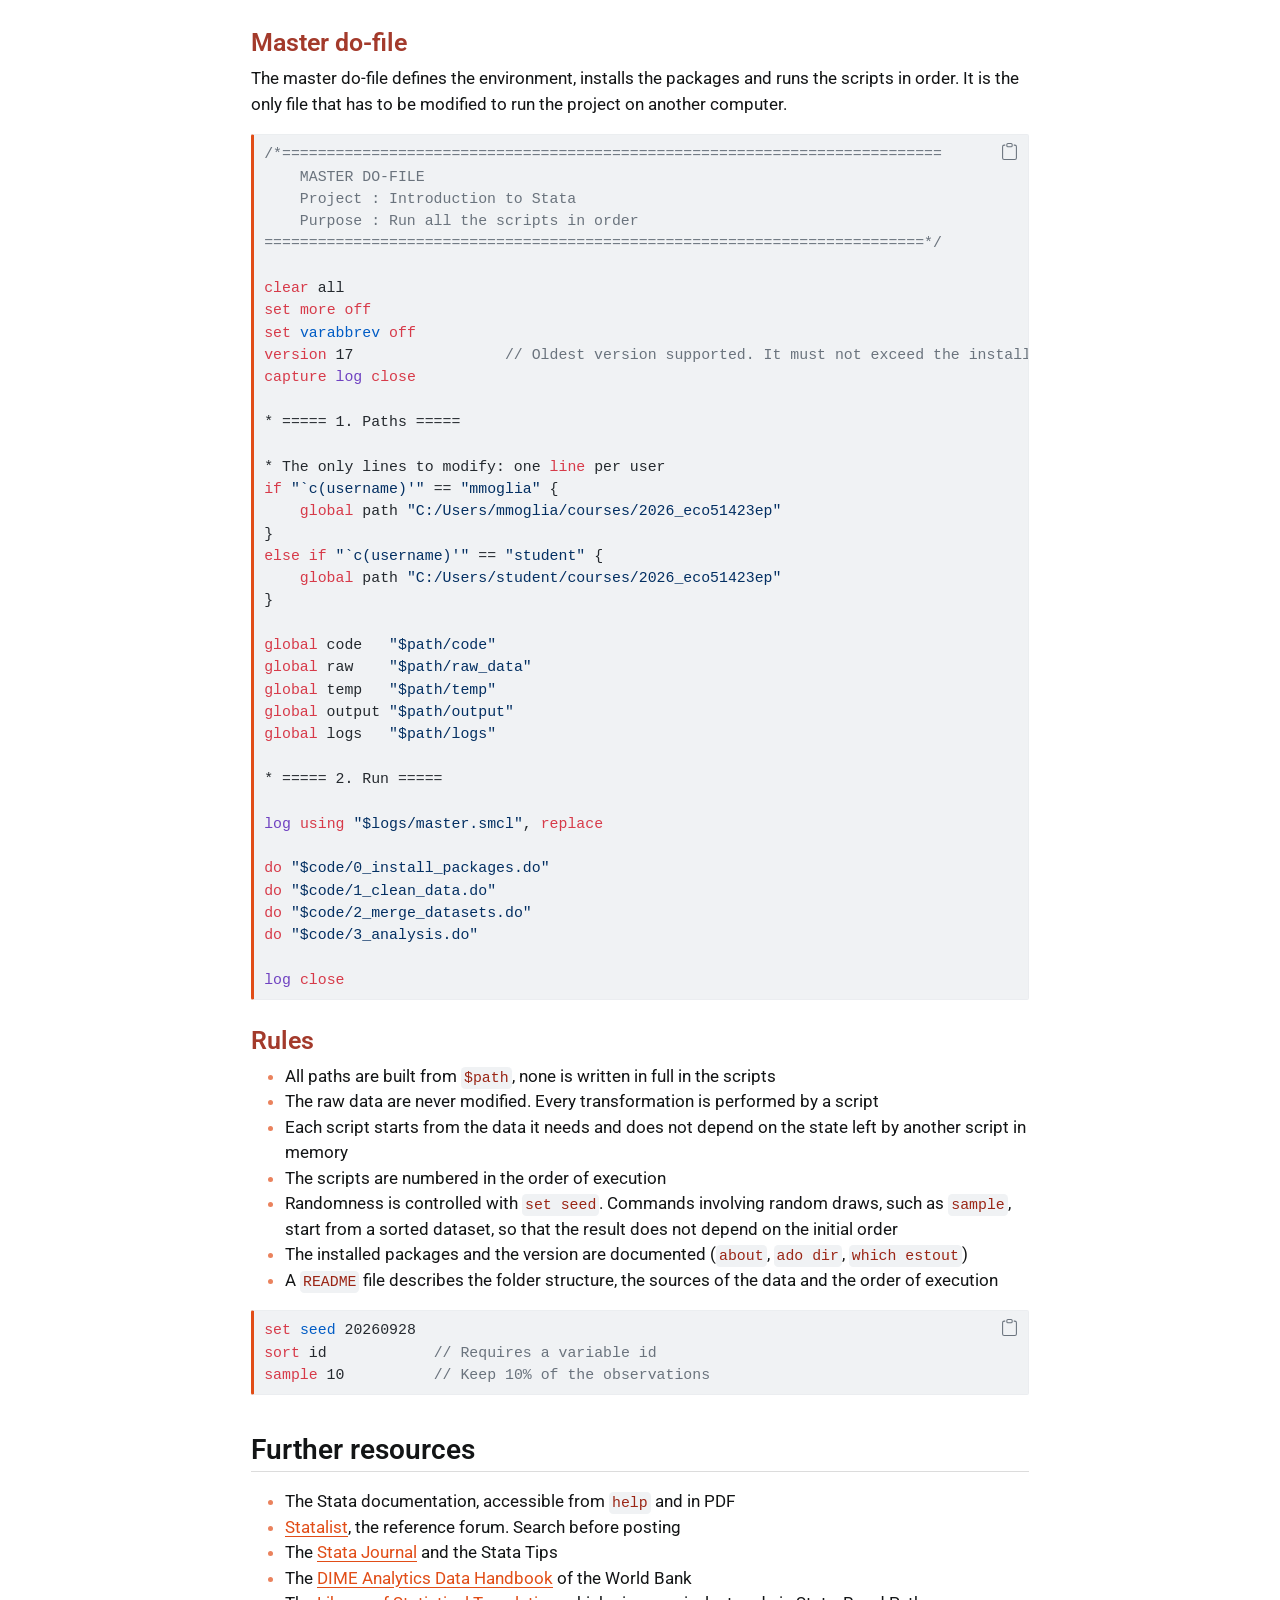
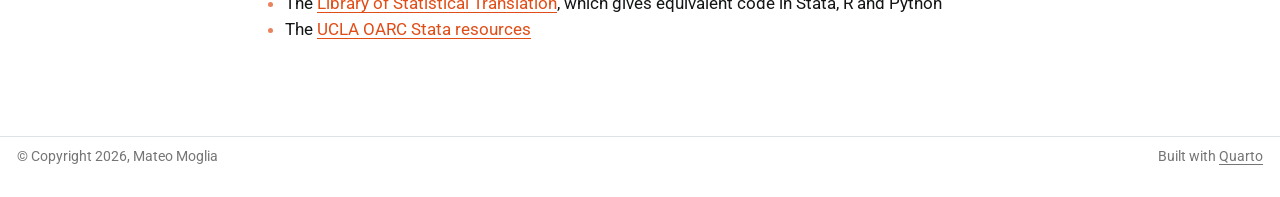
<file: part5_debug.html>
<!DOCTYPE html>
<html xmlns="http://www.w3.org/1999/xhtml" lang="en-GB" xml:lang="en-GB"><head>

<meta charset="utf-8">
<meta name="generator" content="quarto-1.10.18">

<meta name="viewport" content="width=device-width, initial-scale=1.0, user-scalable=yes">


<title>Debugging clinic – Introduction to Stata</title>
<style>
/* Default styles provided by pandoc.
** See https://pandoc.org/MANUAL.html#variables-for-html for config info.
*/
span.smallcaps{font-variant: small-caps;}
div.columns{display: flex; gap: 1.5em;}
div.column{flex: auto;}
@media screen {
div.columns{gap: min(4vw, 1.5em);}
div.column{overflow-x: auto;}
}
div.hanging-indent{margin-left: 1.5em; text-indent: -1.5em;}
ul.task-list{list-style: none;}
ul.task-list li input[type="checkbox"] {
  width: 0.8em;
  margin: 0 0.8em 0.2em -1em; /* quarto-specific, see https://github.com/quarto-dev/quarto-cli/issues/4556 */ 
  vertical-align: middle;
}
/* CSS for syntax highlighting */
html { -webkit-text-size-adjust: 100%; }
pre > code.sourceCode { white-space: pre; position: relative; }
pre > code.sourceCode > span { display: inline-block; line-height: 1.25; }
pre > code.sourceCode > span:empty { height: 1.2em; }
.sourceCode { overflow: visible; }
code.sourceCode > span { color: inherit; text-decoration: inherit; }
div.sourceCode { margin: 1em 0; }
pre.sourceCode { margin: 0; }
@media screen {
div.sourceCode { overflow: auto; }
}
@media print {
pre > code.sourceCode { white-space: pre-wrap; }
pre > code.sourceCode > span { text-indent: -5em; padding-left: 5em; }
}
pre.numberSource code
  { counter-reset: source-line 0; }
pre.numberSource code > span
  { position: relative; left: -4em; counter-increment: source-line; }
pre.numberSource code > span > a:first-child::before
  { content: counter(source-line);
    position: relative; left: -1em; text-align: right; vertical-align: baseline;
    border: none; display: inline-block;
    -webkit-touch-callout: none; -webkit-user-select: none;
    -khtml-user-select: none; -moz-user-select: none;
    -ms-user-select: none; user-select: none;
    padding: 0 4px; width: 4em;
  }
pre.numberSource { margin-left: 3em;  padding-left: 4px; }
div.sourceCode
  {   }
@media screen {
pre > code.sourceCode > span > a:first-child::before { text-decoration: underline; }
}
</style>


<script src="site_libs/quarto-nav/quarto-nav.js"></script>
<script src="site_libs/quarto-nav/headroom.min.js"></script>
<script src="site_libs/clipboard/clipboard.min.js"></script>
<script src="site_libs/quarto-search/autocomplete.umd.js"></script>
<script src="site_libs/quarto-search/fuse.min.js"></script>
<script src="site_libs/quarto-search/quarto-search.js"></script>
<meta name="quarto:offset" content="./">
<script src="site_libs/quarto-html/quarto.js" type="module"></script>
<script src="site_libs/quarto-html/tabsets/tabsets.js" type="module"></script>
<script src="site_libs/quarto-html/popper.min.js"></script>
<script src="site_libs/quarto-html/tippy.umd.min.js"></script>
<script src="site_libs/quarto-html/anchor.min.js"></script>
<link href="site_libs/quarto-html/tippy.css" rel="stylesheet">
<link href="site_libs/quarto-html/quarto-syntax-highlighting-bb62276ab45c84d9efd712f51ff97b5a.css" rel="stylesheet" id="quarto-text-highlighting-styles">
<script src="site_libs/bootstrap/bootstrap.min.js"></script>
<link href="site_libs/bootstrap/bootstrap-icons.css" rel="stylesheet">
<link href="site_libs/bootstrap/bootstrap-9728d07308c2717fc68eb5d97ec30608.min.css" rel="stylesheet" append-hash="true" id="quarto-bootstrap" data-mode="light">
<script id="quarto-search-options" type="application/json">{
  "location": "sidebar",
  "copy-button": false,
  "collapse-after": 3,
  "panel-placement": "start",
  "type": "textbox",
  "limit": 50,
  "keyboard-shortcut": [
    "f",
    "/",
    "s"
  ],
  "show-item-context": false,
  "language": {
    "search-no-results-text": "No results",
    "search-matching-documents-text": "matching documents",
    "search-copy-link-title": "Copy link to search",
    "search-hide-matches-text": "Hide additional matches",
    "search-more-match-text": "more match in this document",
    "search-more-matches-text": "more matches in this document",
    "search-clear-button-title": "Clear",
    "search-text-placeholder": "",
    "search-detached-cancel-button-title": "Cancel",
    "search-submit-button-title": "Submit",
    "search-label": "Search"
  }
}</script>
<style>html{ scroll-behavior: smooth; }</style>


</head>

<body class="nav-sidebar docked quarto-light">

<div id="quarto-search-results"></div>
  <header id="quarto-header" class="headroom fixed-top">
  <nav class="quarto-secondary-nav">
    <div class="container-fluid d-flex">
      <button type="button" class="quarto-btn-toggle btn" data-bs-toggle="collapse" role="button" data-bs-target=".quarto-sidebar-collapse-item" aria-controls="quarto-sidebar" aria-expanded="false" aria-label="Toggle sidebar navigation" onclick="if (window.quartoToggleHeadroom) { window.quartoToggleHeadroom(); }">
        <i class="bi bi-layout-text-sidebar-reverse"></i>
      </button>
        <nav class="quarto-page-breadcrumbs" aria-label="breadcrumb"><ol class="breadcrumb"><li class="breadcrumb-item"><a href="./part5_debug.html">Debugging clinic</a></li></ol></nav>
        <a class="flex-grow-1" role="navigation" data-bs-toggle="collapse" data-bs-target=".quarto-sidebar-collapse-item" aria-controls="quarto-sidebar" aria-expanded="false" aria-label="Toggle sidebar navigation" onclick="if (window.quartoToggleHeadroom) { window.quartoToggleHeadroom(); }">      
        </a>
    </div>
  </nav>
</header>
<!-- content -->
<div id="quarto-content" class="quarto-container page-columns page-rows-contents page-layout-article">
<!-- sidebar -->
  <nav id="quarto-sidebar" class="sidebar collapse collapse-horizontal quarto-sidebar-collapse-item sidebar-navigation docked overflow-auto">
    <div class="pt-lg-2 mt-2 text-left sidebar-header">
    <div class="sidebar-title mb-0 py-0">
      <a href="./">Introduction to Stata</a> 
    </div>
      </div>
    <div class="sidebar-menu-container"> 
    <ul class="list-unstyled mt-1">
        <li class="sidebar-item">
  <div class="sidebar-item-container"> 
  <a href="./index.html" class="sidebar-item-text sidebar-link">
 <span class="menu-text">Home</span></a>
  </div>
</li>
        <li class="sidebar-item">
  <div class="sidebar-item-container"> 
  <a href="./part0_stata.html" class="sidebar-item-text sidebar-link">
 <span class="menu-text">First hand on Stata</span></a>
  </div>
</li>
        <li class="sidebar-item">
  <div class="sidebar-item-container"> 
  <a href="./part1_data.html" class="sidebar-item-text sidebar-link">
 <span class="menu-text">Data manipulation</span></a>
  </div>
</li>
        <li class="sidebar-item">
  <div class="sidebar-item-container"> 
  <a href="./part2_desc.html" class="sidebar-item-text sidebar-link">
 <span class="menu-text">Summary statistics</span></a>
  </div>
</li>
        <li class="sidebar-item">
  <div class="sidebar-item-container"> 
  <a href="./part3_viz.html" class="sidebar-item-text sidebar-link">
 <span class="menu-text">Data visualisation</span></a>
  </div>
</li>
        <li class="sidebar-item">
  <div class="sidebar-item-container"> 
  <a href="./part4_reg.html" class="sidebar-item-text sidebar-link">
 <span class="menu-text">Regression workflow</span></a>
  </div>
</li>
        <li class="sidebar-item">
  <div class="sidebar-item-container"> 
  <a href="./part5_debug.html" class="sidebar-item-text sidebar-link active">
 <span class="menu-text">Debugging clinic</span></a>
  </div>
</li>
    </ul>
    </div>
</nav>
<div id="quarto-sidebar-glass" class="quarto-sidebar-collapse-item" data-bs-toggle="collapse" data-bs-target=".quarto-sidebar-collapse-item"></div>
<!-- margin-sidebar -->
    <div id="quarto-margin-sidebar" class="sidebar margin-sidebar">
        <nav id="TOC" role="doc-toc" class="toc-active">
    <h2 id="toc-title">On this page</h2>
   
  <ul>
  <li><a href="#read-the-error-message" id="toc-read-the-error-message" class="nav-link active" data-scroll-target="#read-the-error-message">Read the error message</a></li>
  <li><a href="#a-method" id="toc-a-method" class="nav-link" data-scroll-target="#a-method">A method</a>
  <ul class="collapse">
  <li><a href="#capture" id="toc-capture" class="nav-link" data-scroll-target="#capture"><code>capture</code></a></li>
  </ul></li>
  <li><a href="#silent-errors" id="toc-silent-errors" class="nav-link" data-scroll-target="#silent-errors">Silent errors</a></li>
  <li><a href="#exercise" id="toc-exercise" class="nav-link" data-scroll-target="#exercise">Exercise</a></li>
  <li><a href="#reproducibility" id="toc-reproducibility" class="nav-link" data-scroll-target="#reproducibility">Reproducibility</a>
  <ul class="collapse">
  <li><a href="#master-do-file" id="toc-master-do-file" class="nav-link" data-scroll-target="#master-do-file">Master do-file</a></li>
  <li><a href="#rules" id="toc-rules" class="nav-link" data-scroll-target="#rules">Rules</a></li>
  </ul></li>
  <li><a href="#further-resources" id="toc-further-resources" class="nav-link" data-scroll-target="#further-resources">Further resources</a></li>
  </ul>
</nav>
    </div>
<!-- main -->
<main class="content" id="quarto-document-content">

<header id="title-block-header" class="quarto-title-block default">
<div class="quarto-title">
<h1 class="title">Debugging clinic</h1>
</div>



<div class="quarto-title-meta">

    
  
    
  </div>
  


</header>


<p>Errors are a normal part of programming. This part presents a method to diagnose them, the most frequent error messages in Stata, and the organisation of a project that can be reproduced by a third party.</p>
<section id="read-the-error-message" class="level2">
<h2 class="anchored" data-anchor-id="read-the-error-message">Read the error message</h2>
<p>When a command fails, Stata prints a message in red followed by a return code, for instance <code>r(111)</code>. The execution of the do-file stops at this line. The message and the code identify the problem.</p>
<table class="caption-top table">
<colgroup>
<col style="width: 19%">
<col style="width: 29%">
<col style="width: 51%">
</colgroup>
<thead>
<tr class="header">
<th style="text-align: center;">Code</th>
<th style="text-align: left;">Message</th>
<th style="text-align: left;">Frequent cause</th>
</tr>
</thead>
<tbody>
<tr class="odd">
<td style="text-align: center;"><code>r(3)</code></td>
<td style="text-align: left;">no dataset in use</td>
<td style="text-align: left;">No data loaded, or <code>clear all</code> executed before the command</td>
</tr>
<tr class="even">
<td style="text-align: center;"><code>r(9)</code></td>
<td style="text-align: left;">assertion is false</td>
<td style="text-align: left;">A check written with <code>assert</code> failed</td>
</tr>
<tr class="odd">
<td style="text-align: center;"><code>r(100)</code></td>
<td style="text-align: left;">varlist required</td>
<td style="text-align: left;">A command requiring variables receives an empty list, for instance from an empty local macro</td>
</tr>
<tr class="even">
<td style="text-align: center;"><code>r(109)</code></td>
<td style="text-align: left;">type mismatch</td>
<td style="text-align: left;">A string variable is compared with a number, or the reverse</td>
</tr>
<tr class="odd">
<td style="text-align: center;"><code>r(110)</code></td>
<td style="text-align: left;">variable already defined</td>
<td style="text-align: left;"><code>generate</code> used on an existing name. Use <code>replace</code> or <code>capture drop</code></td>
</tr>
<tr class="even">
<td style="text-align: center;"><code>r(111)</code></td>
<td style="text-align: left;">variable not found</td>
<td style="text-align: left;">Typo, wrong case (Stata is case sensitive), wrong dataset in memory</td>
</tr>
<tr class="odd">
<td style="text-align: center;"><code>r(198)</code></td>
<td style="text-align: left;">invalid syntax</td>
<td style="text-align: left;">Missing comma, misspelt option, unbalanced parenthesis or quotation mark</td>
</tr>
<tr class="even">
<td style="text-align: center;"><code>r(199)</code></td>
<td style="text-align: left;">unrecognized command</td>
<td style="text-align: left;">Misspelt command, or package not installed</td>
</tr>
<tr class="odd">
<td style="text-align: center;"><code>r(459)</code></td>
<td style="text-align: left;">variable does not uniquely identify observations</td>
<td style="text-align: left;">Failed <code>isid</code> or <code>merge</code> on a key with duplicates</td>
</tr>
<tr class="even">
<td style="text-align: center;"><code>r(601)</code></td>
<td style="text-align: left;">file not found</td>
<td style="text-align: left;">Wrong path or file name</td>
</tr>
<tr class="odd">
<td style="text-align: center;"><code>r(602)</code></td>
<td style="text-align: left;">file already exists</td>
<td style="text-align: left;"><code>save</code> or <code>export</code> without the option <code>replace</code></td>
</tr>
<tr class="even">
<td style="text-align: center;"><code>r(2000)</code></td>
<td style="text-align: left;">no observations</td>
<td style="text-align: left;">The <code>if</code> condition selects nothing</td>
</tr>
</tbody>
</table>
<p>The description of a return code is obtained with <code>search r(111)</code>.</p>
</section>
<section id="a-method" class="level2">
<h2 class="anchored" data-anchor-id="a-method">A method</h2>
<ol type="1">
<li><strong>Read</strong> the message and identify the line that failed</li>
<li><strong>Isolate</strong> the problem. Execute the code line by line and comment out what is not needed</li>
<li><strong>Inspect</strong> the state of the data at the point of failure, with <code>describe</code>, <code>list in 1/5</code>, <code>summarize</code>, <code>tabulate, missing</code> or <code>display</code></li>
<li><strong>Simplify</strong>. Reproduce the error on a built-in dataset, with the smallest possible code</li>
<li><strong>Trace</strong>. When the error is inside a loop or a program, <code>set trace on</code> prints each line executed and <code>set trace off</code> stops it. The option <code>set tracedepth 1</code> limits the level of detail</li>
<li><strong>Search</strong> in the documentation with <code>help</code> and <code>search</code>. Then look for the exact message online, for instance on Statalist</li>
</ol>
<div class="code-copy-outer-scaffold"><div class="sourceCode" id="cb1"><pre class="sourceCode stata code-with-copy"><code class="sourceCode stata"><span id="cb1-1"><a href="#cb1-1" aria-hidden="true" tabindex="-1"></a>* Inspect the <span class="ot">value</span> <span class="kw">of</span> a <span class="kw">local</span> inside a loop</span>
<span id="cb1-2"><a href="#cb1-2" aria-hidden="true" tabindex="-1"></a><span class="kw">foreach</span> v <span class="kw">of</span> <span class="kw">varlist</span> price mpg {</span>
<span id="cb1-3"><a href="#cb1-3" aria-hidden="true" tabindex="-1"></a>    <span class="kw">display</span> <span class="st">"Current variable: `v'"</span></span>
<span id="cb1-4"><a href="#cb1-4" aria-hidden="true" tabindex="-1"></a>    <span class="kw">summarize</span> <span class="ot">`v'</span></span>
<span id="cb1-5"><a href="#cb1-5" aria-hidden="true" tabindex="-1"></a>}</span></code></pre></div><button title="Copy to Clipboard" class="code-copy-button"><i class="bi"></i></button></div>
<section id="capture" class="level3">
<h3 class="anchored" data-anchor-id="capture"><code>capture</code></h3>
<p>The prefix <code>capture</code> suppresses the error and stores its return code in <code>_rc</code>.</p>
<div class="code-copy-outer-scaffold"><div class="sourceCode" id="cb2"><pre class="sourceCode stata code-with-copy"><code class="sourceCode stata"><span id="cb2-1"><a href="#cb2-1" aria-hidden="true" tabindex="-1"></a><span class="kw">capture</span> <span class="kw">confirm</span> <span class="kw">variable</span> price</span>
<span id="cb2-2"><a href="#cb2-2" aria-hidden="true" tabindex="-1"></a><span class="kw">if</span> <span class="dt">_rc</span> != 0 {</span>
<span id="cb2-3"><a href="#cb2-3" aria-hidden="true" tabindex="-1"></a>    <span class="kw">display</span> <span class="st">"The variable price does not exist"</span></span>
<span id="cb2-4"><a href="#cb2-4" aria-hidden="true" tabindex="-1"></a>}</span></code></pre></div><button title="Copy to Clipboard" class="code-copy-button"><i class="bi"></i></button></div>
<p><code>capture</code> is appropriate when a failure is expected, for instance <code>capture drop varname</code> before a <code>generate</code>. It should not be used to silence errors that are not understood, since the code then continues on a wrong state.</p>
</section>
</section>
<section id="silent-errors" class="level2">
<h2 class="anchored" data-anchor-id="silent-errors">Silent errors</h2>
<p>The most dangerous errors do not produce any message. The result is wrong but the code runs. The following are the most frequent.</p>
<ul>
<li>Missing values treated as large numbers in comparisons (see Part 0 and Part 1)</li>
<li>A local macro that is empty, so that <code>summarize</code> <code>`vars'</code> summarises <em>all</em> variables</li>
<li>A merge that does not match all observations, or <code>m:m</code></li>
<li>A <code>replace</code> with a condition that is more general than intended</li>
<li>A sample that changes between two regressions because of missing values. The number of observations should be compared across columns of a table</li>
</ul>
<p>Systematic checks limit these risks: <code>assert</code>, <code>isid</code>, <code>count</code>, <code>tabulate, missing</code>, <code>misstable summarize</code>.</p>
</section>
<section id="exercise" class="level2">
<h2 class="anchored" data-anchor-id="exercise">Exercise</h2>
<p>Each block below contains one error. For each of them, predict the message, run the code and correct it.</p>
<div class="callout callout-style-default callout-tip callout-titled">
<div class="callout-header d-flex align-content-center">
<div class="callout-icon-container">
<i class="callout-icon"></i>
</div>
<div class="callout-title-container flex-fill">
<span class="screen-reader-only">Tip</span>Exercise
</div>
</div>
<div class="callout-body-container callout-body">
<div class="code-copy-outer-scaffold"><div class="sourceCode" id="cb3"><pre class="sourceCode stata code-with-copy"><code class="sourceCode stata"><span id="cb3-1"><a href="#cb3-1" aria-hidden="true" tabindex="-1"></a>* Block 1</span>
<span id="cb3-2"><a href="#cb3-2" aria-hidden="true" tabindex="-1"></a><span class="kw">sysuse</span> auto, <span class="kw">clear</span></span>
<span id="cb3-3"><a href="#cb3-3" aria-hidden="true" tabindex="-1"></a><span class="kw">regress</span> price Mpg</span>
<span id="cb3-4"><a href="#cb3-4" aria-hidden="true" tabindex="-1"></a></span>
<span id="cb3-5"><a href="#cb3-5" aria-hidden="true" tabindex="-1"></a>* Block 2</span>
<span id="cb3-6"><a href="#cb3-6" aria-hidden="true" tabindex="-1"></a><span class="kw">summarize</span> price, detials</span>
<span id="cb3-7"><a href="#cb3-7" aria-hidden="true" tabindex="-1"></a></span>
<span id="cb3-8"><a href="#cb3-8" aria-hidden="true" tabindex="-1"></a>* Block 3</span>
<span id="cb3-9"><a href="#cb3-9" aria-hidden="true" tabindex="-1"></a><span class="kw">generate</span> price = price / 1000</span>
<span id="cb3-10"><a href="#cb3-10" aria-hidden="true" tabindex="-1"></a></span>
<span id="cb3-11"><a href="#cb3-11" aria-hidden="true" tabindex="-1"></a>* Block 4</span>
<span id="cb3-12"><a href="#cb3-12" aria-hidden="true" tabindex="-1"></a><span class="kw">keep</span> <span class="kw">if</span> foreign == <span class="st">"Foreign"</span></span>
<span id="cb3-13"><a href="#cb3-13" aria-hidden="true" tabindex="-1"></a></span>
<span id="cb3-14"><a href="#cb3-14" aria-hidden="true" tabindex="-1"></a>* Block 5</span>
<span id="cb3-15"><a href="#cb3-15" aria-hidden="true" tabindex="-1"></a><span class="kw">save</span> <span class="st">"$path/temp/auto_clean.dta"</span></span>
<span id="cb3-16"><a href="#cb3-16" aria-hidden="true" tabindex="-1"></a><span class="kw">save</span> <span class="st">"$path/temp/auto_clean.dta"</span></span>
<span id="cb3-17"><a href="#cb3-17" aria-hidden="true" tabindex="-1"></a></span>
<span id="cb3-18"><a href="#cb3-18" aria-hidden="true" tabindex="-1"></a>* Block 6 (no <span class="kw">error</span> message: what is wrong?)</span>
<span id="cb3-19"><a href="#cb3-19" aria-hidden="true" tabindex="-1"></a><span class="kw">sysuse</span> auto, <span class="kw">clear</span></span>
<span id="cb3-20"><a href="#cb3-20" aria-hidden="true" tabindex="-1"></a><span class="kw">generate</span> good_record = rep78 &gt; 3</span>
<span id="cb3-21"><a href="#cb3-21" aria-hidden="true" tabindex="-1"></a><span class="kw">tabulate</span> good_record rep78, <span class="fu">missing</span></span>
<span id="cb3-22"><a href="#cb3-22" aria-hidden="true" tabindex="-1"></a></span>
<span id="cb3-23"><a href="#cb3-23" aria-hidden="true" tabindex="-1"></a>* Block 7 (<span class="kw">run</span> the <span class="kw">two</span> lines separately: what is wrong?)</span>
<span id="cb3-24"><a href="#cb3-24" aria-hidden="true" tabindex="-1"></a><span class="kw">local</span> vars price mpg</span>
<span id="cb3-25"><a href="#cb3-25" aria-hidden="true" tabindex="-1"></a><span class="kw">summarize</span> <span class="ot">`vars'</span></span></code></pre></div><button title="Copy to Clipboard" class="code-copy-button"><i class="bi"></i></button></div>
</div>
</div>
<div class="callout callout-style-default callout-note callout-titled">
<div class="callout-header d-flex align-content-center collapsed" data-bs-toggle="collapse" data-bs-target=".callout-2-contents" aria-controls="callout-2" aria-expanded="false" aria-label="Toggle callout">
<div class="callout-icon-container">
<i class="callout-icon"></i>
</div>
<div class="callout-title-container flex-fill">
<span class="screen-reader-only">Note</span>Solution
</div>
<div class="callout-btn-toggle d-inline-block border-0 py-1 ps-1 pe-0 float-end"><i class="callout-toggle"></i></div>
</div>
<div id="callout-2" class="callout-2-contents callout-collapse collapse">
<div class="callout-body-container callout-body">
<ol type="1">
<li><code>r(111)</code>. The variable is <code>mpg</code>. Stata is case sensitive</li>
<li><code>r(198)</code>. The option is <code>detail</code></li>
<li><code>r(110)</code>. The variable <code>price</code> exists. Use a new name or <code>replace</code></li>
<li><code>r(109)</code>. The variable <code>foreign</code> is numeric. The condition is <code>foreign == 1</code>. The label is printed by <code>tabulate</code> but is not the value</li>
<li><code>r(602)</code> at the second line. Add the option <code>replace</code></li>
<li>The variable <code>rep78</code> has missing values, which are coded as larger than 3. The observations with a missing repair record are assigned <code>good_record = 1</code>. The correct code is <code>generate good_record = rep78 &gt; 3 if !missing(rep78)</code></li>
<li>When the lines are executed separately, the local <code>vars</code> does not exist in the second execution. The command <code>summarize</code> with an empty list summarises all the variables and no error is displayed</li>
</ol>
</div>
</div>
</div>
</section>
<section id="reproducibility" class="level2">
<h2 class="anchored" data-anchor-id="reproducibility">Reproducibility</h2>
<p>A project is reproducible if a third party can obtain all the results from the raw data, by running one file. This is required by most economics journals and is, above all, the best protection for the author against errors.</p>
<section id="master-do-file" class="level3">
<h3 class="anchored" data-anchor-id="master-do-file">Master do-file</h3>
<p>The master do-file defines the environment, installs the packages and runs the scripts in order. It is the only file that has to be modified to run the project on another computer.</p>
<div class="code-copy-outer-scaffold"><div class="sourceCode" id="cb4"><pre class="sourceCode stata code-with-copy"><code class="sourceCode stata"><span id="cb4-1"><a href="#cb4-1" aria-hidden="true" tabindex="-1"></a><span class="co">/*==========================================================================</span></span>
<span id="cb4-2"><a href="#cb4-2" aria-hidden="true" tabindex="-1"></a><span class="co">    MASTER DO-FILE</span></span>
<span id="cb4-3"><a href="#cb4-3" aria-hidden="true" tabindex="-1"></a><span class="co">    Project : Introduction to Stata</span></span>
<span id="cb4-4"><a href="#cb4-4" aria-hidden="true" tabindex="-1"></a><span class="co">    Purpose : Run all the scripts in order</span></span>
<span id="cb4-5"><a href="#cb4-5" aria-hidden="true" tabindex="-1"></a><span class="co">==========================================================================*/</span></span>
<span id="cb4-6"><a href="#cb4-6" aria-hidden="true" tabindex="-1"></a></span>
<span id="cb4-7"><a href="#cb4-7" aria-hidden="true" tabindex="-1"></a><span class="kw">clear</span> <span class="ot">all</span></span>
<span id="cb4-8"><a href="#cb4-8" aria-hidden="true" tabindex="-1"></a><span class="kw">set</span> <span class="kw">more</span> <span class="kw">off</span></span>
<span id="cb4-9"><a href="#cb4-9" aria-hidden="true" tabindex="-1"></a><span class="kw">set</span> <span class="dv">varabbrev</span> <span class="kw">off</span></span>
<span id="cb4-10"><a href="#cb4-10" aria-hidden="true" tabindex="-1"></a><span class="kw">version</span> 17                 <span class="co">// Oldest version supported. It must not exceed the installed one</span></span>
<span id="cb4-11"><a href="#cb4-11" aria-hidden="true" tabindex="-1"></a><span class="kw">capture</span> <span class="fu">log</span> <span class="kw">close</span></span>
<span id="cb4-12"><a href="#cb4-12" aria-hidden="true" tabindex="-1"></a></span>
<span id="cb4-13"><a href="#cb4-13" aria-hidden="true" tabindex="-1"></a>* ===== 1. Paths =====</span>
<span id="cb4-14"><a href="#cb4-14" aria-hidden="true" tabindex="-1"></a></span>
<span id="cb4-15"><a href="#cb4-15" aria-hidden="true" tabindex="-1"></a>* The only lines to modify: one <span class="kw">line</span> per user</span>
<span id="cb4-16"><a href="#cb4-16" aria-hidden="true" tabindex="-1"></a><span class="kw">if</span> <span class="st">"`c(username)'"</span> == <span class="st">"mmoglia"</span> {</span>
<span id="cb4-17"><a href="#cb4-17" aria-hidden="true" tabindex="-1"></a>    <span class="kw">global</span> path <span class="st">"C:/Users/mmoglia/courses/2026_eco51423ep"</span></span>
<span id="cb4-18"><a href="#cb4-18" aria-hidden="true" tabindex="-1"></a>}</span>
<span id="cb4-19"><a href="#cb4-19" aria-hidden="true" tabindex="-1"></a><span class="kw">else</span> <span class="kw">if</span> <span class="st">"`c(username)'"</span> == <span class="st">"student"</span> {</span>
<span id="cb4-20"><a href="#cb4-20" aria-hidden="true" tabindex="-1"></a>    <span class="kw">global</span> path <span class="st">"C:/Users/student/courses/2026_eco51423ep"</span></span>
<span id="cb4-21"><a href="#cb4-21" aria-hidden="true" tabindex="-1"></a>}</span>
<span id="cb4-22"><a href="#cb4-22" aria-hidden="true" tabindex="-1"></a></span>
<span id="cb4-23"><a href="#cb4-23" aria-hidden="true" tabindex="-1"></a><span class="kw">global</span> code   <span class="st">"$path/code"</span></span>
<span id="cb4-24"><a href="#cb4-24" aria-hidden="true" tabindex="-1"></a><span class="kw">global</span> raw    <span class="st">"$path/raw_data"</span></span>
<span id="cb4-25"><a href="#cb4-25" aria-hidden="true" tabindex="-1"></a><span class="kw">global</span> temp   <span class="st">"$path/temp"</span></span>
<span id="cb4-26"><a href="#cb4-26" aria-hidden="true" tabindex="-1"></a><span class="kw">global</span> output <span class="st">"$path/output"</span></span>
<span id="cb4-27"><a href="#cb4-27" aria-hidden="true" tabindex="-1"></a><span class="kw">global</span> logs   <span class="st">"$path/logs"</span></span>
<span id="cb4-28"><a href="#cb4-28" aria-hidden="true" tabindex="-1"></a></span>
<span id="cb4-29"><a href="#cb4-29" aria-hidden="true" tabindex="-1"></a>* ===== 2. Run =====</span>
<span id="cb4-30"><a href="#cb4-30" aria-hidden="true" tabindex="-1"></a></span>
<span id="cb4-31"><a href="#cb4-31" aria-hidden="true" tabindex="-1"></a><span class="fu">log</span> <span class="kw">using</span> <span class="st">"$logs/master.smcl"</span>, <span class="kw">replace</span></span>
<span id="cb4-32"><a href="#cb4-32" aria-hidden="true" tabindex="-1"></a></span>
<span id="cb4-33"><a href="#cb4-33" aria-hidden="true" tabindex="-1"></a><span class="kw">do</span> <span class="st">"$code/0_install_packages.do"</span></span>
<span id="cb4-34"><a href="#cb4-34" aria-hidden="true" tabindex="-1"></a><span class="kw">do</span> <span class="st">"$code/1_clean_data.do"</span></span>
<span id="cb4-35"><a href="#cb4-35" aria-hidden="true" tabindex="-1"></a><span class="kw">do</span> <span class="st">"$code/2_merge_datasets.do"</span></span>
<span id="cb4-36"><a href="#cb4-36" aria-hidden="true" tabindex="-1"></a><span class="kw">do</span> <span class="st">"$code/3_analysis.do"</span></span>
<span id="cb4-37"><a href="#cb4-37" aria-hidden="true" tabindex="-1"></a></span>
<span id="cb4-38"><a href="#cb4-38" aria-hidden="true" tabindex="-1"></a><span class="fu">log</span> <span class="kw">close</span></span></code></pre></div><button title="Copy to Clipboard" class="code-copy-button"><i class="bi"></i></button></div>
</section>
<section id="rules" class="level3">
<h3 class="anchored" data-anchor-id="rules">Rules</h3>
<ul>
<li>All paths are built from <code>$path</code>, none is written in full in the scripts</li>
<li>The raw data are never modified. Every transformation is performed by a script</li>
<li>Each script starts from the data it needs and does not depend on the state left by another script in memory</li>
<li>The scripts are numbered in the order of execution</li>
<li>Randomness is controlled with <code>set seed</code>. Commands involving random draws, such as <code>sample</code>, start from a sorted dataset, so that the result does not depend on the initial order</li>
<li>The installed packages and the version are documented (<code>about</code>, <code>ado dir</code>, <code>which estout</code>)</li>
<li>A <code>README</code> file describes the folder structure, the sources of the data and the order of execution</li>
</ul>
<div class="code-copy-outer-scaffold"><div class="sourceCode" id="cb5"><pre class="sourceCode stata code-with-copy"><code class="sourceCode stata"><span id="cb5-1"><a href="#cb5-1" aria-hidden="true" tabindex="-1"></a><span class="kw">set</span> <span class="dv">seed</span> 20260928</span>
<span id="cb5-2"><a href="#cb5-2" aria-hidden="true" tabindex="-1"></a><span class="kw">sort</span> id            <span class="co">// Requires a variable id</span></span>
<span id="cb5-3"><a href="#cb5-3" aria-hidden="true" tabindex="-1"></a><span class="kw">sample</span> 10          <span class="co">// Keep 10% of the observations</span></span></code></pre></div><button title="Copy to Clipboard" class="code-copy-button"><i class="bi"></i></button></div>
</section>
</section>
<section id="further-resources" class="level2">
<h2 class="anchored" data-anchor-id="further-resources">Further resources</h2>
<ul>
<li>The Stata documentation, accessible from <code>help</code> and in PDF</li>
<li><a href="https://www.statalist.org">Statalist</a>, the reference forum. Search before posting</li>
<li>The <a href="https://www.stata-journal.com">Stata Journal</a> and the Stata Tips</li>
<li>The <a href="https://worldbank.github.io/dime-data-handbook/">DIME Analytics Data Handbook</a> of the World Bank</li>
<li>The <a href="https://lost-stats.github.io/">Library of Statistical Translation</a>, which gives equivalent code in Stata, R and Python</li>
<li>The <a href="https://stats.oarc.ucla.edu/stata/">UCLA OARC Stata resources</a></li>
</ul>


</section>

</main> <!-- /main -->
<script id="quarto-html-after-body" type="application/javascript">
  window.document.addEventListener("DOMContentLoaded", function (event) {
    const icon = "";
    const anchorJS = new window.AnchorJS();
    anchorJS.options = {
      placement: 'right',
      icon: icon
    };
    anchorJS.add('.anchored');
    const isCodeAnnotation = (el) => {
      for (const clz of el.classList) {
        if (clz.startsWith('code-annotation-')) {                     
          return true;
        }
      }
      return false;
    }
    const onCopySuccess = function(e) {
      // button target
      const button = e.trigger;
      // don't keep focus
      button.blur();
      // flash "checked"
      button.classList.add('code-copy-button-checked');
      var currentTitle = button.getAttribute("title");
      button.setAttribute("title", "Copied!");
      let tooltip;
      if (window.bootstrap) {
        button.setAttribute("data-bs-toggle", "tooltip");
        button.setAttribute("data-bs-placement", "left");
        button.setAttribute("data-bs-title", "Copied!");
        tooltip = new bootstrap.Tooltip(button, 
          { trigger: "manual", 
            customClass: "code-copy-button-tooltip",
            offset: [0, -8]});
        tooltip.show();    
      }
      setTimeout(function() {
        if (tooltip) {
          tooltip.hide();
          button.removeAttribute("data-bs-title");
          button.removeAttribute("data-bs-toggle");
          button.removeAttribute("data-bs-placement");
        }
        button.setAttribute("title", currentTitle);
        button.classList.remove('code-copy-button-checked');
      }, 1000);
      // clear code selection
      e.clearSelection();
    }
    const getTextToCopy = function(trigger) {
      const outerScaffold = trigger.parentElement.cloneNode(true);
      const codeEl = outerScaffold.querySelector('code');
      for (const childEl of codeEl.children) {
        if (isCodeAnnotation(childEl)) {
          childEl.remove();
        }
      }
      return codeEl.innerText;
    }
    const clipboard = new window.ClipboardJS('.code-copy-button:not([data-in-quarto-modal])', {
      text: getTextToCopy
    });
    clipboard.on('success', onCopySuccess);
    if (window.document.getElementById('quarto-embedded-source-code-modal')) {
      const clipboardModal = new window.ClipboardJS('.code-copy-button[data-in-quarto-modal]', {
        text: getTextToCopy,
        container: window.document.getElementById('quarto-embedded-source-code-modal')
      });
      clipboardModal.on('success', onCopySuccess);
    }
      var localhostRegex = new RegExp(/^(?:http|https):\/\/localhost\:?[0-9]*\//);
      var mailtoRegex = new RegExp(/^mailto:/);
        var filterRegex = new RegExp('/' + window.location.host + '/');
      var isInternal = (href) => {
          return filterRegex.test(href) || localhostRegex.test(href) || mailtoRegex.test(href);
      }
      // Inspect non-navigation links and adorn them if external
     var links = window.document.querySelectorAll('a[href]:not(.nav-link):not(.navbar-brand):not(.toc-action):not(.sidebar-link):not(.sidebar-item-toggle):not(.pagination-link):not(.no-external):not([aria-hidden]):not(.dropdown-item):not(.quarto-navigation-tool):not(.about-link)');
      for (var i=0; i<links.length; i++) {
        const link = links[i];
        if (!isInternal(link.href)) {
          // undo the damage that might have been done by quarto-nav.js in the case of
          // links that we want to consider external
          if (link.dataset.originalHref !== undefined) {
            link.href = link.dataset.originalHref;
          }
        }
      }
    function tippyHover(el, contentFn, onTriggerFn, onUntriggerFn) {
      const config = {
        allowHTML: true,
        maxWidth: 500,
        delay: 100,
        arrow: false,
        appendTo: function(el) {
            return el.parentElement;
        },
        interactive: true,
        interactiveBorder: 10,
        theme: 'quarto',
        placement: 'bottom-start',
      };
      if (contentFn) {
        config.content = contentFn;
      }
      if (onTriggerFn) {
        config.onTrigger = onTriggerFn;
      }
      if (onUntriggerFn) {
        config.onUntrigger = onUntriggerFn;
      }
      window.tippy(el, config); 
    }
    const noterefs = window.document.querySelectorAll('a[role="doc-noteref"]');
    for (var i=0; i<noterefs.length; i++) {
      const ref = noterefs[i];
      tippyHover(ref, function() {
        // use id or data attribute instead here
        let href = ref.getAttribute('data-footnote-href') || ref.getAttribute('href');
        try { href = new URL(href).hash; } catch {}
        const id = href.replace(/^#\/?/, "");
        const note = window.document.getElementById(id);
        if (note) {
          return note.innerHTML;
        } else {
          return "";
        }
      });
    }
    const xrefs = window.document.querySelectorAll('a.quarto-xref');
    const processXRef = (id, note) => {
      // Strip column container classes
      const stripColumnClz = (el) => {
        el.classList.remove("page-full", "page-columns");
        if (el.children) {
          for (const child of el.children) {
            stripColumnClz(child);
          }
        }
      }
      stripColumnClz(note)
      if (id === null || id.startsWith('sec-')) {
        // Special case sections, only their first couple elements
        const container = document.createElement("div");
        if (note.children && note.children.length > 2) {
          container.appendChild(note.children[0].cloneNode(true));
          for (let i = 1; i < note.children.length; i++) {
            const child = note.children[i];
            if (child.tagName === "P" && child.innerText === "") {
              continue;
            } else {
              container.appendChild(child.cloneNode(true));
              break;
            }
          }
          if (window.Quarto?.typesetMath) {
            window.Quarto.typesetMath(container);
          }
          return container.innerHTML
        } else {
          if (window.Quarto?.typesetMath) {
            window.Quarto.typesetMath(note);
          }
          return note.innerHTML;
        }
      } else {
        // Remove any anchor links if they are present
        const anchorLink = note.querySelector('a.anchorjs-link');
        if (anchorLink) {
          anchorLink.remove();
        }
        if (window.Quarto?.typesetMath) {
          window.Quarto.typesetMath(note);
        }
        if (note.classList.contains("callout")) {
          return note.outerHTML;
        } else {
          return note.innerHTML;
        }
      }
    }
    for (var i=0; i<xrefs.length; i++) {
      const xref = xrefs[i];
      tippyHover(xref, undefined, function(instance) {
        instance.disable();
        let url = xref.getAttribute('href');
        let hash = undefined; 
        if (url.startsWith('#')) {
          hash = url;
        } else {
          try { hash = new URL(url).hash; } catch {}
        }
        if (hash) {
          const id = hash.replace(/^#\/?/, "");
          const note = window.document.getElementById(id);
          if (note !== null) {
            try {
              const html = processXRef(id, note.cloneNode(true));
              instance.setContent(html);
            } finally {
              instance.enable();
              instance.show();
            }
          } else {
            // See if we can fetch this
            fetch(url.split('#')[0])
            .then(res => res.text())
            .then(html => {
              const parser = new DOMParser();
              const htmlDoc = parser.parseFromString(html, "text/html");
              const note = htmlDoc.getElementById(id);
              if (note !== null) {
                const html = processXRef(id, note);
                instance.setContent(html);
              } 
            }).finally(() => {
              instance.enable();
              instance.show();
            });
          }
        } else {
          // See if we can fetch a full url (with no hash to target)
          // This is a special case and we should probably do some content thinning / targeting
          fetch(url)
          .then(res => res.text())
          .then(html => {
            const parser = new DOMParser();
            const htmlDoc = parser.parseFromString(html, "text/html");
            const note = htmlDoc.querySelector('main.content');
            if (note !== null) {
              // This should only happen for chapter cross references
              // (since there is no id in the URL)
              // remove the first header
              if (note.children.length > 0 && note.children[0].tagName === "HEADER") {
                note.children[0].remove();
              }
              const html = processXRef(null, note);
              instance.setContent(html);
            } 
          }).finally(() => {
            instance.enable();
            instance.show();
          });
        }
      }, function(instance) {
      });
    }
        let selectedAnnoteEl;
        const selectorForAnnotation = ( cell, annotation) => {
          let cellAttr = 'data-code-cell="' + cell + '"';
          let lineAttr = 'data-code-annotation="' +  annotation + '"';
          const selector = 'span[' + cellAttr + '][' + lineAttr + ']';
          return selector;
        }
        const selectCodeLines = (annoteEl) => {
          const doc = window.document;
          const targetCell = annoteEl.getAttribute("data-target-cell");
          const targetAnnotation = annoteEl.getAttribute("data-target-annotation");
          const annoteSpan = window.document.querySelector(selectorForAnnotation(targetCell, targetAnnotation));
          const lines = annoteSpan.getAttribute("data-code-lines").split(",");
          const lineIds = lines.map((line) => {
            return targetCell + "-" + line;
          })
          let top = null;
          let height = null;
          let parent = null;
          if (lineIds.length > 0) {
              //compute the position of the single el (top and bottom and make a div)
              const el = window.document.getElementById(lineIds[0]);
              top = el.offsetTop;
              height = el.offsetHeight;
              parent = el.parentElement.parentElement;
            if (lineIds.length > 1) {
              const lastEl = window.document.getElementById(lineIds[lineIds.length - 1]);
              const bottom = lastEl.offsetTop + lastEl.offsetHeight;
              height = bottom - top;
            }
            if (top !== null && height !== null && parent !== null) {
              // cook up a div (if necessary) and position it 
              let div = window.document.getElementById("code-annotation-line-highlight");
              if (div === null) {
                div = window.document.createElement("div");
                div.setAttribute("id", "code-annotation-line-highlight");
                div.style.position = 'absolute';
                parent.appendChild(div);
              }
              div.style.top = top - 2 + "px";
              div.style.height = height + 4 + "px";
              div.style.left = 0;
              let gutterDiv = window.document.getElementById("code-annotation-line-highlight-gutter");
              if (gutterDiv === null) {
                gutterDiv = window.document.createElement("div");
                gutterDiv.setAttribute("id", "code-annotation-line-highlight-gutter");
                gutterDiv.style.position = 'absolute';
                const codeCell = window.document.getElementById(targetCell);
                const gutter = codeCell.querySelector('.code-annotation-gutter');
                gutter.appendChild(gutterDiv);
              }
              gutterDiv.style.top = top - 2 + "px";
              gutterDiv.style.height = height + 4 + "px";
            }
            selectedAnnoteEl = annoteEl;
          }
        };
        const unselectCodeLines = () => {
          const elementsIds = ["code-annotation-line-highlight", "code-annotation-line-highlight-gutter"];
          elementsIds.forEach((elId) => {
            const div = window.document.getElementById(elId);
            if (div) {
              div.remove();
            }
          });
          selectedAnnoteEl = undefined;
        };
          // Handle positioning of the toggle
      window.addEventListener(
        "resize",
        throttle(() => {
          elRect = undefined;
          if (selectedAnnoteEl) {
            selectCodeLines(selectedAnnoteEl);
          }
        }, 10)
      );
      function throttle(fn, ms) {
      let throttle = false;
      let timer;
        return (...args) => {
          if(!throttle) { // first call gets through
              fn.apply(this, args);
              throttle = true;
          } else { // all the others get throttled
              if(timer) clearTimeout(timer); // cancel #2
              timer = setTimeout(() => {
                fn.apply(this, args);
                timer = throttle = false;
              }, ms);
          }
        };
      }
        // Attach click handler to the DT
        const annoteDls = window.document.querySelectorAll('dt[data-target-cell]');
        for (const annoteDlNode of annoteDls) {
          annoteDlNode.addEventListener('click', (event) => {
            const clickedEl = event.target;
            if (clickedEl !== selectedAnnoteEl) {
              unselectCodeLines();
              const activeEl = window.document.querySelector('dt[data-target-cell].code-annotation-active');
              if (activeEl) {
                activeEl.classList.remove('code-annotation-active');
              }
              selectCodeLines(clickedEl);
              clickedEl.classList.add('code-annotation-active');
            } else {
              // Unselect the line
              unselectCodeLines();
              clickedEl.classList.remove('code-annotation-active');
            }
          });
        }
    const findCites = (el) => {
      const parentEl = el.parentElement;
      if (parentEl) {
        const cites = parentEl.dataset.cites;
        if (cites) {
          return {
            el,
            cites: cites.split(' ')
          };
        } else {
          return findCites(el.parentElement)
        }
      } else {
        return undefined;
      }
    };
    var bibliorefs = window.document.querySelectorAll('a[role="doc-biblioref"]');
    for (var i=0; i<bibliorefs.length; i++) {
      const ref = bibliorefs[i];
      const citeInfo = findCites(ref);
      if (citeInfo) {
        tippyHover(citeInfo.el, function() {
          var popup = window.document.createElement('div');
          citeInfo.cites.forEach(function(cite) {
            var citeDiv = window.document.createElement('div');
            citeDiv.classList.add('hanging-indent');
            citeDiv.classList.add('csl-entry');
            var biblioDiv = window.document.getElementById('ref-' + cite);
            if (biblioDiv) {
              citeDiv.innerHTML = biblioDiv.innerHTML;
            }
            popup.appendChild(citeDiv);
          });
          return popup.innerHTML;
        });
      }
    }
  });
  </script>
</div> <!-- /content -->
<footer class="footer">
  <div class="nav-footer">
    <div class="nav-footer-left">
<p>© Copyright 2026, Mateo Moglia</p>
</div>   
    <div class="nav-footer-center">
      &nbsp;
    </div>
    <div class="nav-footer-right">
<p>Built with <a href="https://quarto.org/">Quarto</a></p>
</div>
  </div>
</footer>




<script src="site_libs/quarto-html/zenscroll-min.js"></script>
</body></html>
</file>
<file: site_libs/quarto-html/tippy.css>
.tippy-box[data-animation=fade][data-state=hidden]{opacity:0}[data-tippy-root]{max-width:calc(100vw - 10px)}.tippy-box{position:relative;background-color:#333;color:#fff;border-radius:4px;font-size:14px;line-height:1.4;white-space:normal;outline:0;transition-property:transform,visibility,opacity}.tippy-box[data-placement^=top]>.tippy-arrow{bottom:0}.tippy-box[data-placement^=top]>.tippy-arrow:before{bottom:-7px;left:0;border-width:8px 8px 0;border-top-color:initial;transform-origin:center top}.tippy-box[data-placement^=bottom]>.tippy-arrow{top:0}.tippy-box[data-placement^=bottom]>.tippy-arrow:before{top:-7px;left:0;border-width:0 8px 8px;border-bottom-color:initial;transform-origin:center bottom}.tippy-box[data-placement^=left]>.tippy-arrow{right:0}.tippy-box[data-placement^=left]>.tippy-arrow:before{border-width:8px 0 8px 8px;border-left-color:initial;right:-7px;transform-origin:center left}.tippy-box[data-placement^=right]>.tippy-arrow{left:0}.tippy-box[data-placement^=right]>.tippy-arrow:before{left:-7px;border-width:8px 8px 8px 0;border-right-color:initial;transform-origin:center right}.tippy-box[data-inertia][data-state=visible]{transition-timing-function:cubic-bezier(.54,1.5,.38,1.11)}.tippy-arrow{width:16px;height:16px;color:#333}.tippy-arrow:before{content:"";position:absolute;border-color:transparent;border-style:solid}.tippy-content{position:relative;padding:5px 9px;z-index:1}
</file>
<file: site_libs/quarto-html/quarto-syntax-highlighting-bb62276ab45c84d9efd712f51ff97b5a.css>
/* quarto syntax highlight colors */
:root {
  --quarto-hl-al-color: #ff5555;
  --quarto-hl-an-color: #6a737d;
  --quarto-hl-at-color: #d73a49;
  --quarto-hl-bn-color: #005cc5;
  --quarto-hl-bu-color: #d73a49;
  --quarto-hl-ch-color: #032f62;
  --quarto-hl-co-color: #6a737d;
  --quarto-hl-cv-color: #6a737d;
  --quarto-hl-cn-color: #005cc5;
  --quarto-hl-cf-color: #d73a49;
  --quarto-hl-dt-color: #d73a49;
  --quarto-hl-dv-color: #005cc5;
  --quarto-hl-do-color: #6a737d;
  --quarto-hl-er-color: #ff5555;
  --quarto-hl-ex-color: #d73a49;
  --quarto-hl-fl-color: #005cc5;
  --quarto-hl-fu-color: #6f42c1;
  --quarto-hl-im-color: #032f62;
  --quarto-hl-in-color: #6a737d;
  --quarto-hl-kw-color: #d73a49;
  --quarto-hl-op-color: #24292e;
  --quarto-hl-pp-color: #d73a49;
  --quarto-hl-re-color: #6a737d;
  --quarto-hl-sc-color: #005cc5;
  --quarto-hl-ss-color: #032f62;
  --quarto-hl-st-color: #032f62;
  --quarto-hl-va-color: #e36209;
  --quarto-hl-vs-color: #032f62;
  --quarto-hl-wa-color: #ff5555;
}

/* other quarto variables */
:root {
  --quarto-font-monospace: SFMono-Regular, Menlo, Monaco, Consolas, "Liberation Mono", "Courier New", monospace;
}

/* syntax highlight based on Pandoc's rules */
pre > code.sourceCode > span {
  color: #24292e;
}

code.sourceCode > span {
  color: #24292e;
}

div.sourceCode,
div.sourceCode pre.sourceCode {
  color: #24292e;
}

/* Normal */
code span {
  color: #24292e;
}

/* Alert */
code span.al {
  font-weight: bold;
  color: #ff5555;
}

/* Annotation */
code span.an {
  color: #6a737d;
}

/* Attribute */
code span.at {
  color: #d73a49;
}

/* BaseN */
code span.bn {
  color: #005cc5;
}

/* BuiltIn */
code span.bu {
  color: #d73a49;
}

/* ControlFlow */
code span.cf {
  color: #d73a49;
}

/* Char */
code span.ch {
  color: #032f62;
}

/* Constant */
code span.cn {
  color: #005cc5;
}

/* Comment */
code span.co {
  color: #6a737d;
}

/* CommentVar */
code span.cv {
  color: #6a737d;
}

/* Documentation */
code span.do {
  color: #6a737d;
}

/* DataType */
code span.dt {
  color: #d73a49;
}

/* DecVal */
code span.dv {
  color: #005cc5;
}

/* Error */
code span.er {
  color: #ff5555;
  text-decoration: underline;
}

/* Extension */
code span.ex {
  font-weight: bold;
  color: #d73a49;
}

/* Float */
code span.fl {
  color: #005cc5;
}

/* Function */
code span.fu {
  color: #6f42c1;
}

/* Import */
code span.im {
  color: #032f62;
}

/* Information */
code span.in {
  color: #6a737d;
}

/* Keyword */
code span.kw {
  color: #d73a49;
}

/* Operator */
code span.op {
  color: #24292e;
}

/* Preprocessor */
code span.pp {
  color: #d73a49;
}

/* RegionMarker */
code span.re {
  color: #6a737d;
}

/* SpecialChar */
code span.sc {
  color: #005cc5;
}

/* SpecialString */
code span.ss {
  color: #032f62;
}

/* String */
code span.st {
  color: #032f62;
}

/* Variable */
code span.va {
  color: #e36209;
}

/* VerbatimString */
code span.vs {
  color: #032f62;
}

/* Warning */
code span.wa {
  color: #ff5555;
}

.prevent-inlining {
  content: "</";
}

/*# sourceMappingURL=9fff47f1860eaa1c7b80d8cbc12525ed.css.map */
</file>
